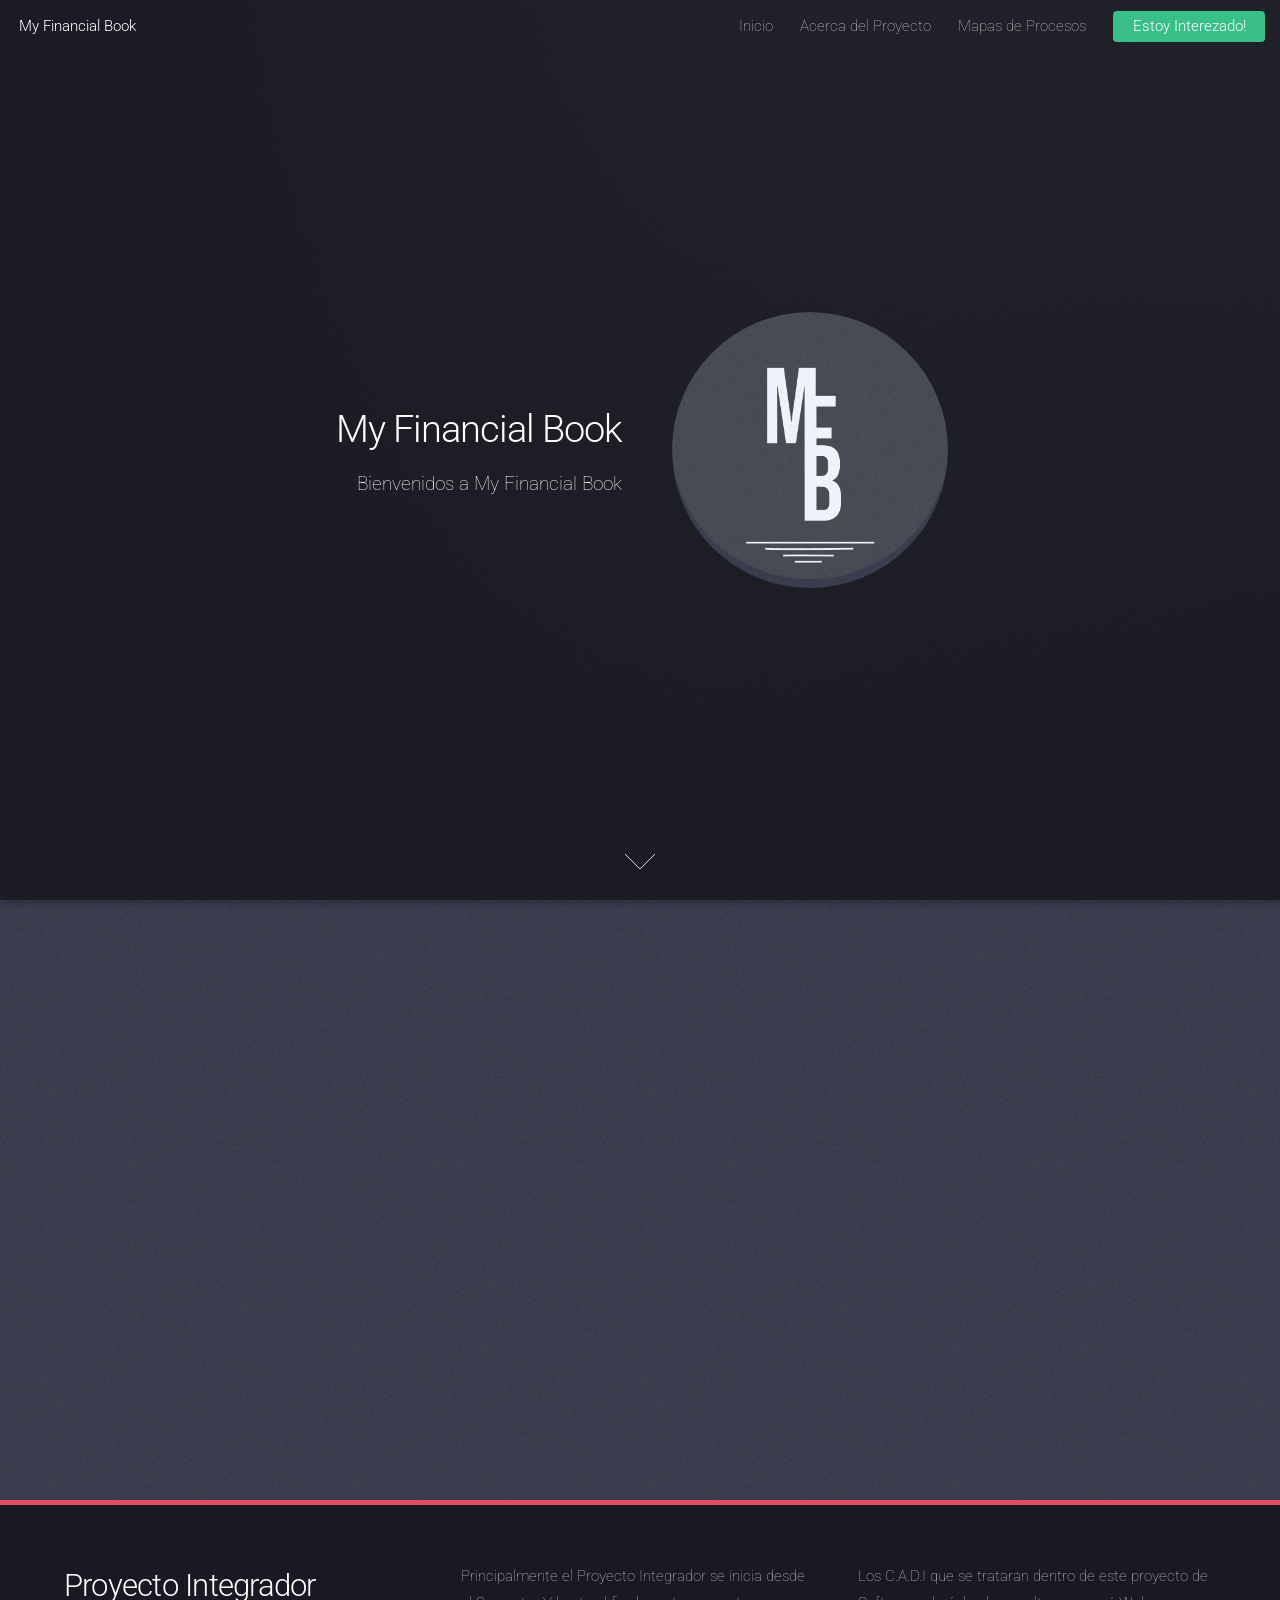
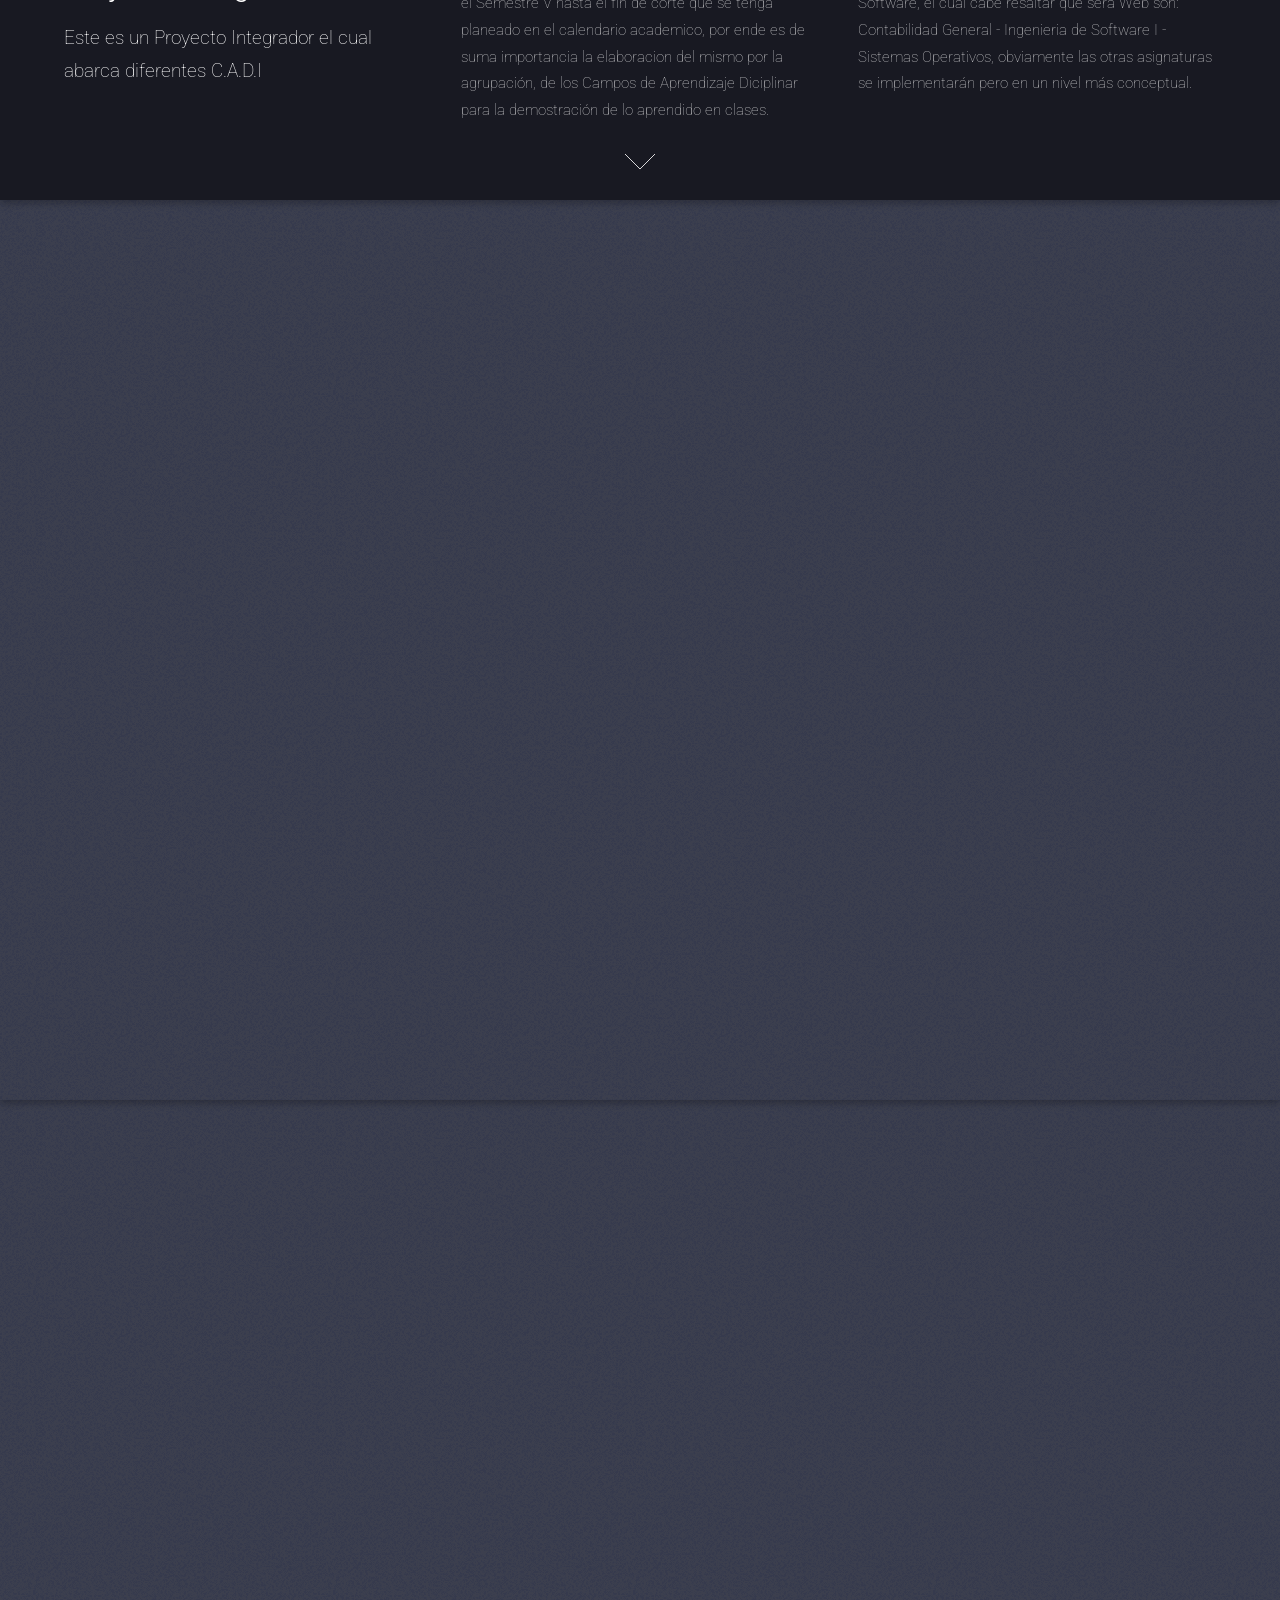
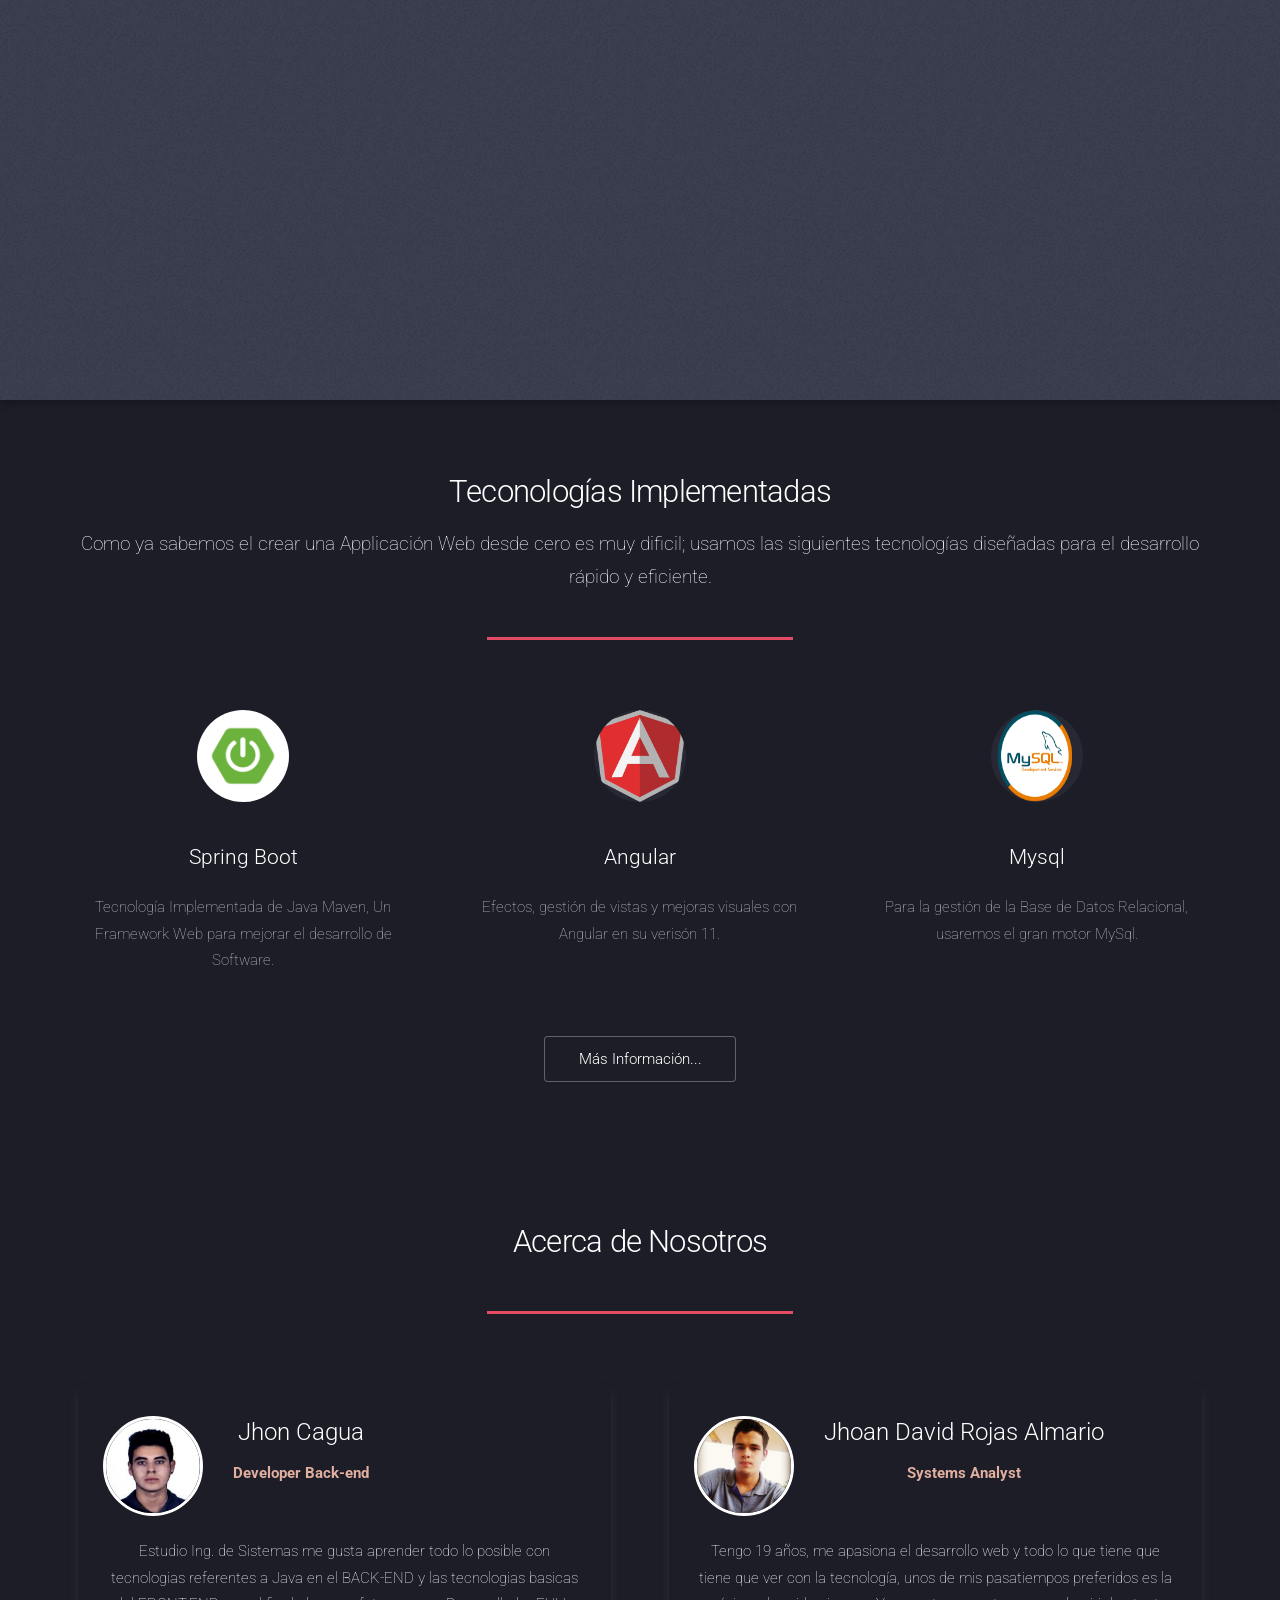
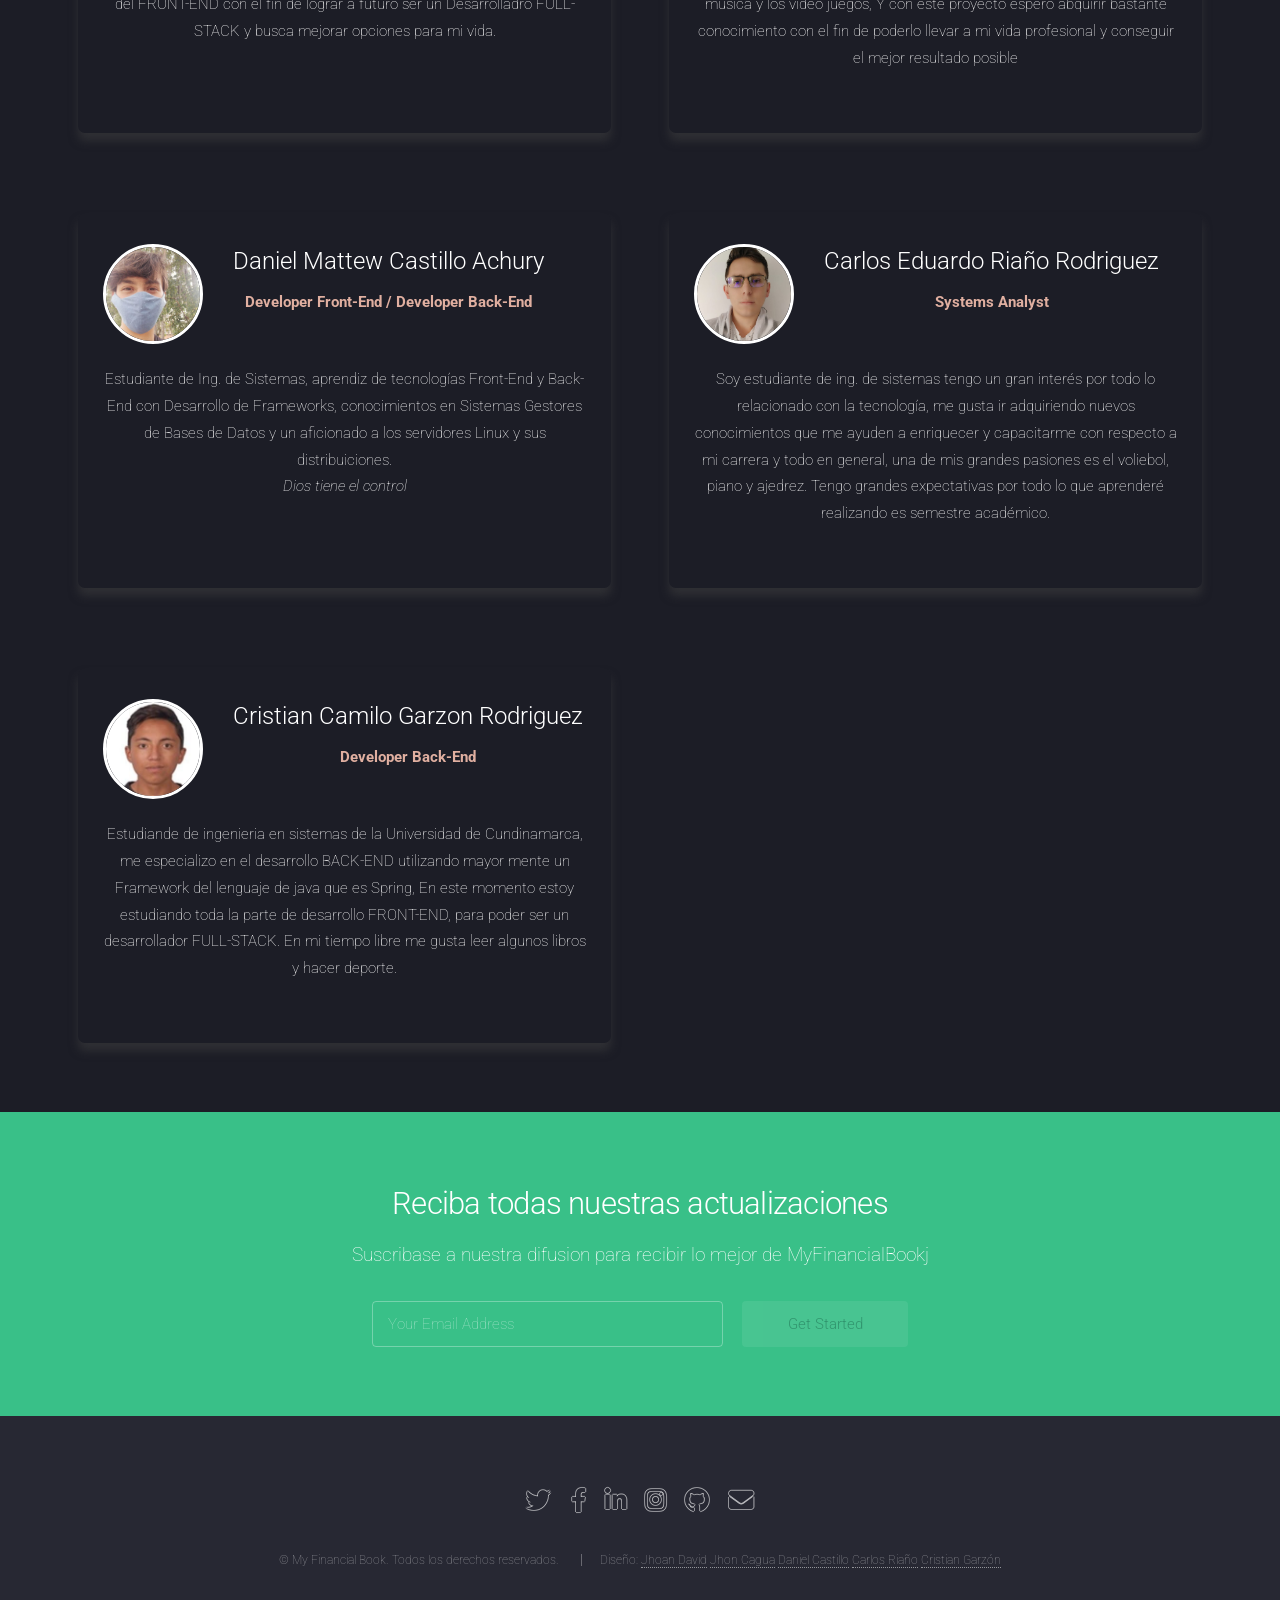
<file: index.html>
<!DOCTYPE HTML>
<!---->

<html>
	<head>
		<title>Proyecto Integrador - Semestre V</title>
		<meta charset="utf-8" />
		<meta name="viewport" content="width=device-width, initial-scale=1, user-scalable=no" />
		<link rel="stylesheet" href="assets/css/main.css" />
		<link rel="stylesheet" href="assets/css/acercaNosotros.css">
		<noscript><link rel="stylesheet" href="assets/css/noscript.css" /></noscript>
	</head>
	<body class="is-preload landing">
		<div id="page-wrapper">

			<!-- Cabecera -->
				<header id="header">
					<h1 id="logo"><a href="index.html">My Financial Book</a></h1>
					<nav id="nav">
						<ul>
							<li><a href="index.html">Inicio</a></li>
							<li>
								<a href="#">Acerca del Proyecto</a>
								<ul>
									<li><a href="left-sidebar.html">Objetivos</a></li>
									<li><a href="right-sidebar.html">¿Como surgió el Proyecto?</a></li>
									<li><a href="no-sidebar.html">Aspectos Positivos</a></li>
									<li><a href="negativo-no-sidebar.html">Aspectos Negativos</a></li>
									<li><a href="producto-no-sidebar.html">Producto Final y/o Resultado</a></li>
									<li><a href="Cronograma-right-sidebar.html">Cronograma de Actividades</a></li>
									<li>
										<a href="#">Tecnicas 
											de Recolección de Datos</a>
										<ul>
											<li><a href="Entrevista-left-sidebar.html">Entrevista</a></li>
											<li><a href="Encuesta-left-sidebar.html">Encuesta</a></li>
											<li><a href="Observacion-left-sidebar.html">Observación</a></li>
											<li><a href="Diccionario-left-sidebar.html">Diccionario de Datos</a></li>
											<li><a href="Diagrama-left-sidebar.html">Diagrama de Flujo</a></li>
										</ul>
									</li>
								</ul>
							</li>
							<li><a href="elements.html">Mapas de Procesos</a></li>
							<li><a href="#Intermedio" class="button primary">Estoy Interezado!</a></li>
						</ul>
					</nav>
				</header>

			<!-- Banner -->
				<section id="banner">
					<div class="content">
						<header>
							<h2>My Financial Book</h2>
							<p>Bienvenidos a My Financial Book<br/></p>
						</header>
						<span class="image"><img src="images/logo.png" alt="" /></span>
					</div>
					<a href="#one" class="goto-next scrolly">Next</a>
				</section>

			<!-- One -->
				<section id="one" class="spotlight style1 bottom">
					<span class="image fit main"><img src="images/principal.jpg" alt="" /></span>
					<div class="content">
						<div class="container">
							<div class="row">
								<div class="col-4 col-12-medium">
									<header>
										<h2>Proyecto Integrador</h2>
										<p>Este es un Proyecto Integrador el cual abarca diferentes C.A.D.I</p>
									</header>
								</div>
								<div class="col-4 col-12-medium">
									<p>Principalmente el Proyecto Integrador se inicia desde el Semestre V 
										hasta el fin de corte que se tenga planeado en el calendario academico,
										por ende es de suma importancia la elaboracion del mismo por la agrupación,
										de los Campos de Aprendizaje Diciplinar para la demostración de lo aprendido
										en clases.
									</p>
								</div>
								<div class="col-4 col-12-medium">
									<p>Los C.A.D.I que se trataran dentro de este proyecto de Software, el cúal 
										cabe resaltar que será Web son: Contabilidad General - Ingenieria de Software I 
										- Sistemas Operativos, obviamente las otras asignaturas se implementarán pero 
										en un nivel más conceptual.
									</p>
								</div>
							</div>
						</div>
					</div>
					<a href="#two" class="goto-next scrolly">Next</a>
				</section>

			<!-- Two -->
				<section id="two" class="spotlight style2 right">
					<span class="image fit main"><img src="images/banner2.jpg" alt="" /></span>
					<div class="content">
						<header>
							<h2>Desarrollo</h2>
							<p>Mapa de Procesos - Metodología Alemán</p>
						</header>
						<p>El Modelo Alemán es el mejor para el proyecto porque apropia el orden y la 
							explicacion de cada una de sus partes agrupandolas por secciones.</p>
						<ul class="actions">
							<li><a href="elements.html" class="button">Seguir Leyendo</a></li>
						</ul>
					</div>
					<a href="#three" class="goto-next scrolly">Next</a>
				</section>

			<!-- Three -->
				<section id="three" class="spotlight style3 left">
					<span class="image fit main bottom"><img src="images/foto3.jpg" alt="" /></span>
					<div class="content">
						<header>
							<h2>Objetivos del Proyecto</h2>
							<p>Objetivos Generales y Especificos</p>
						</header>
						<p>Objetivos claricados acerca del proyecto y con sus especificaciones</p>
						<ul class="actions">
							<li><a href="left-sidebar.html" class="button">Seguir Leyendo</a></li>
						</ul>
					</div>
					<a href="#four" class="goto-next scrolly">Next</a>
				</section>

			<!-- Four -->
				<section id="four" class="wrapper style1 special fade-up">
					<div class="container">
						<header class="major">
							<h2>Teconologías Implementadas </h2>
							<p>Como ya sabemos el crear una Applicación Web desde cero es muy dificil; usamos 
								las siguientes tecnologías diseñadas para el desarrollo rápido y eficiente.
							</p>
						</header>
						<div class="box alt">
							<div class="row gtr-uniform">
								<section class="col-4 col-6-medium col-12-xsmall">
									<img src="images/spring-boot.png" class="icon solid alt major fa-chart-area"></img>
									<h3>Spring Boot </h3>
									<p>Tecnología Implementada de Java Maven, Un Framework Web para mejorar el desarrollo de Software.</p>
								</section>
								<section class="col-4 col-6-medium col-12-xsmall">
									<img src="images/angular.png"  class="icon solid alt major fa-comment"></img>
									<h3>Angular</h3>
									<p>Efectos, gestión de vistas y mejoras visuales con Angular en su verisón 11.</p>
								</section>
								<section class="col-4 col-6-medium col-12-xsmall">
									<img src="images/mysql.png" class="icon solid alt major fa-flask"></img>
									<h3>Mysql</h3>
									<p>Para la gestión de la Base de Datos Relacional, usaremos el gran motor MySql.</p>
								</section>
								
							</div>
						</div>
						<footer class="major">
							<ul class="actions special">
								<li><a href="https://spring.io/" class="button">Más Información...</a></li>
							</ul>
						</footer>
					</div>
				</section>

				<!-- Intermidian -> (About) -->
				<section id="Intermedio" class="wrapper style1 special fade-up">
					<div class="container">
						<header class="major">
							<h2>Acerca de Nosotros</h2>
						</header>
						<div class="box alt">
							<div class="row gtr-uniform">
								<div class="testimony__grid">
									<article class="testimony__item">
										<div class="testimony__person">
											<img src="images/sebas_3.jpg" class="testimony__img" alt="">
											<div class="testimony__texts">
												<h3 class="testimony__name">Jhon Cagua</h3>
												<p class="testimony__verification">Developer Back-end</p>
											</div>
										</div>
										<p class="testimony__reviw">Estudio Ing. de Sistemas me gusta aprender todo lo posible con tecnologias
											referentes a Java en el BACK-END y las tecnologias basicas del FRONT-END con el fin de lograr
											a futuro ser un Desarrolladro FULL-STACK y busca mejorar opciones para mi vida.
										</p>
									</article>
									<article class="testimony__item">
										<div class="testimony__person">
											<img src="images/johan.jpeg" class="testimony__img" alt="">
											<div class="testimony__texts">
												<h3 class="testimony__name">Jhoan David Rojas Almario</h3>
												<p class="testimony__verification">Systems Analyst</p>
											</div>
										</div>
										<p class="testimony__reviw"> 
											Tengo 19 años, me apasiona el desarrollo web y todo lo que tiene que tiene que ver con la tecnología,
											unos de mis pasatiempos preferidos es la música y los video juegos, Y con este proyecto 
											espero abquirir bastante conocimiento con el fin de poderlo llevar a mi vida profesional 
											y conseguir el mejor resultado posible</p>
									</article>
									<article class="testimony__item">
										<div class="testimony__person">
											<img src="images/DanielCas.jpg" class="testimony__img" alt="">
											<div class="testimony__texts">
												<h3 class="testimony__name">Daniel Mattew Castillo Achury</h3>
												<p class="testimony__verification">Developer Front-End / Developer Back-End</p>
											</div>
										</div>
										<p class="testimony__reviw"> 
											Estudiante de Ing. de Sistemas, aprendiz de tecnologías Front-End y Back-End
										con Desarrollo de Frameworks, conocimientos en Sistemas Gestores de Bases de Datos y un 
									aficionado a los servidores Linux y sus distribuiciones. <br> <i>Dios tiene el control</i> </p>
									</article>
									<article class="testimony__item">
										<div class="testimony__person">
											<img src="images/eduardo.jpeg" class="testimony__img" alt="">
											<div class="testimony__texts">
												<h3 class="testimony__name">Carlos Eduardo Riaño Rodriguez</h3>
												<p class="testimony__verification">Systems Analyst</p>
											</div>
										</div>
										<p class="testimony__reviw"> 
											Soy estudiante de ing. de sistemas tengo un gran interés por todo lo relacionado con la tecnología, me gusta ir adquiriendo nuevos conocimientos que me ayuden a enriquecer y capacitarme con respecto a mi carrera y todo en general, una de mis grandes pasiones es el voliebol, piano y ajedrez. Tengo grandes expectativas por todo lo que aprenderé realizando es semestre académico.</p>
									</article>
									<article class="testimony__item">
										<div class="testimony__person">
											<img src="images/cristian.jpg" class="testimony__img" alt="">
											<div class="testimony__texts">
												<h3 class="testimony__name">Cristian Camilo Garzon Rodriguez</h3>
												<p class="testimony__verification">Developer Back-End</p>
											</div>
										</div>
										<p class="testimony__reviw"> 
											Estudiande de ingenieria en sistemas de la Universidad de Cundinamarca, me especializo en el desarrollo BACK-END utilizando mayor mente un Framework del lenguaje de java que es Spring, En este momento estoy estudiando toda la parte de desarrollo FRONT-END, para poder ser un desarrollador FULL-STACK. En mi tiempo libre me gusta leer algunos libros y hacer deporte.</p>
									</article>
								</div>
							</div>
						</div>
					</div>
				</section>

			<!-- Five  -->
				<section id="five" class="wrapper style2 special fade">
					<div class="container">
						<header class="negro">
							<h2 class="negro">Reciba todas nuestras actualizaciones</h2>
							<p class="negro">Suscribase a nuestra difusion para recibir lo mejor de MyFinancialBookj</p>
						</header>
						<form method="post" action="#" class="cta">
							<div class="row gtr-uniform gtr-50">
								<div class="col-8 col-12-xsmall"><input type="email" name="email" id="email" placeholder="Your Email Address" /></div>
								<div class="col-4 col-12-xsmall"><input type="submit" value="Get Started" class="fit primary" disabled /></div>
							</div>
						</form>
					</div>
				</section>

			<!-- Footer -->
				<footer id="footer">
					<ul class="icons">
						<li><a href="#" class="icon brands alt fa-twitter"><span class="label">Twitter</span></a></li>
						<li><a href="https://www.facebook.com/Dani22p3" class="icon brands alt fa-facebook-f"><span class="label">Facebook</span></a></li>
						<li><a href="https://www.linkedin.com/in/jhon-sebastian-cagua-59160a207/" class="icon brands alt fa-linkedin-in"><span class="label">LinkedIn</span></a></li>
						<li><a href="https://www.instagram.com/cristiangarzon250/?hl=es-la" class="icon brands alt fa-instagram"><span class="label">Instagram</span></a></li>
						<li><a href="https://github.com/Daniel-Cas/WebPage" class="icon brands alt fa-github"><span class="label">GitHub</span></a></li>
						<li><a href="#" class="icon solid alt fa-envelope"><span class="label">Email</span></a></li>
					</ul>
					<ul class="copyright">
						<li>&copy; My Financial Book. Todos los derechos reservados.</li>
						<li>Diseño: <a href="">Jhoan David</a>
							<a href="">Jhon Cagua</a>
							<a href="">Daniel Castillo</a>
							<a href="">Carlos Riaño</a>
							<a href="">Cristian Garzón</a>
						</li>
					</ul>
				</footer>

		</div>

		<!-- Scripts -->
			<script src="assets/js/jquery.min.js"></script>
			<script src="assets/js/jquery.scrolly.min.js"></script>
			<script src="assets/js/jquery.dropotron.min.js"></script>
			<script src="assets/js/jquery.scrollex.min.js"></script>
			<script src="assets/js/browser.min.js"></script>
			<script src="assets/js/breakpoints.min.js"></script>
			<script src="assets/js/util.js"></script>
			<script src="assets/js/main.js"></script>

	</body>
</html>
</file>
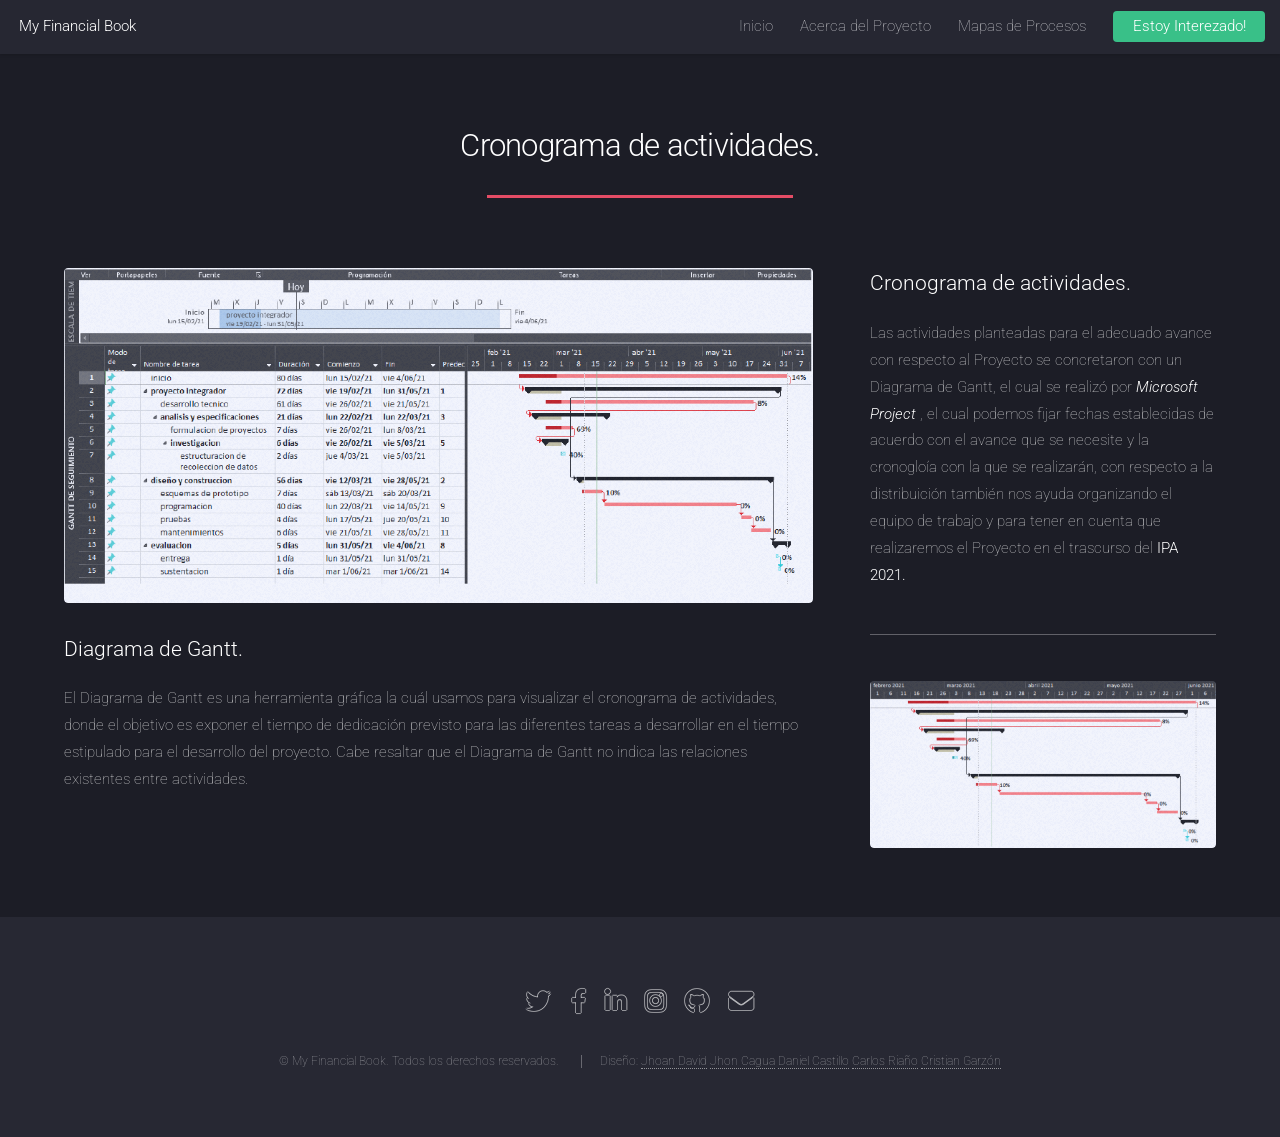
<file: Cronograma-right-sidebar.html>
<!DOCTYPE HTML>
<!--
	Landed by HTML5 UP
	html5up.net | @ajlkn
	Free for personal and commercial use under the CCA 3.0 license (html5up.net/license)
-->
<html>
	<head>
		<title>¿Cómo surgió el Proyecto?</title>
		<meta charset="utf-8" />
		<meta name="viewport" content="width=device-width, initial-scale=1, user-scalable=no" />
		<link rel="stylesheet" href="assets/css/main.css" />
		<noscript><link rel="stylesheet" href="assets/css/noscript.css" /></noscript>
	</head>
	<body class="is-preload">
		<div id="page-wrapper">

			<!-- Cabecera -->
			<header id="header">
				<h1 id="logo"><a href="index.html">My Financial Book</a></h1>
				<nav id="nav">
					<ul>
						<li><a href="index.html">Inicio</a></li>
						<li>
							<a href="#">Acerca del Proyecto</a>
							<ul>
								<li><a href="left-sidebar.html">Objetivos</a></li>
								<li><a href="right-sidebar.html">¿Como surgió el Proyecto?</a></li>
								<li><a href="no-sidebar.html">Aspectos Positivos</a></li>
								<li><a href="negativo-no-sidebar.html">Aspectos Negativos</a></li>
								<li><a href="producto-no-sidebar.html">Producto Final y/o Resultado</a></li>
								<li><a href="Cronograma-right-sidebar.html">Cronograma de Actividades</a></li>
								<li>
									<a href="#">Tecnicas 
										de Recolección de Datos</a>
									<ul>
										<li><a href="Entrevista-left-sidebar.html">Entrevista</a></li>
										<li><a href="Encuesta-left-sidebar.html">Encuesta</a></li>
										<li><a href="Observacion-left-sidebar.html">Observación</a></li>
										<li><a href="Diccionario-left-sidebar.html">Diccionario de Datos</a></li>
										<li><a href="Diagrama-left-sidebar.html">Diagrama de Flujo</a></li>
									</ul>
								</li>
							</ul>
						</li>
						<li><a href="elements.html">Mapas de Procesos</a></li>
						<li><a href="#Intermedio" class="button primary">Estoy Interezado!</a></li>
					</ul>
				</nav>
			</header>

			<!-- Main -->
				<div id="main" class="wrapper style1">
					<div class="container">
						<header class="major">
							<h2>Cronograma de actividades.</h2>
							
							<p></p>
						</header>
						<div class="row gtr-150">
							<div class="col-8 col-12-medium">

								<!-- Content -->
									<section id="content">
										<a href="#" class="image fit"><img src="images/cronograma.png" alt="" /></a>
										<h3>Diagrama de Gantt.</h3>
										<p>El Diagrama de Gantt es una herramienta gráfica la cuál usamos para visualizar 
											el cronograma de actividades, donde el objetivo es exponer el tiempo de dedicación
											previsto para las diferentes tareas a desarrollar en el tiempo estipulado para el desarrollo del proyecto. 
											Cabe resaltar que el Diagrama de Gantt no indica las relaciones existentes entre actividades.
											</p>																																									
									</section>

							</div>
							<div class="col-4 col-12-medium">

								<!-- Sidebar -->
									<section id="sidebar">
										<section>
											<h3>Cronograma de actividades.</h3>
											<p> Las actividades planteadas para el adecuado avance con respecto al Proyecto se concretaron
												con un Diagrama de Gantt, el cual se realizó por <strong> <i>Microsoft Project</i> </strong>
												, el cual podemos fijar fechas establecidas de acuerdo con el avance que se necesite y la cronogloía con la que se realizarán,
												con respecto a la distribuición también nos ayuda organizando el equipo de trabajo y para tener en cuenta que
												realizaremos el Proyecto en el trascurso del <strong>IPA 2021.</strong>
												</p>
											<footer>
												
											</footer>
										</section>
										<hr />
										<section>
											<a href="#" class="image fit"><img src="images/cronograma1.png" alt="" /></a>
											
										</section>
									</section>

							</div>
						</div>
					</div>
				</div>

				<!-- Footer -->
				<footer id="footer">
					<ul class="icons">
						<li><a href="#" class="icon brands alt fa-twitter"><span class="label">Twitter</span></a></li>
						<li><a href="#" class="icon brands alt fa-facebook-f"><span class="label">Facebook</span></a></li>
						<li><a href="#" class="icon brands alt fa-linkedin-in"><span class="label">LinkedIn</span></a></li>
						<li><a href="#" class="icon brands alt fa-instagram"><span class="label">Instagram</span></a></li>
						<li><a href="#" class="icon brands alt fa-github"><span class="label">GitHub</span></a></li>
						<li><a href="#" class="icon solid alt fa-envelope"><span class="label">Email</span></a></li>
					</ul>
					<ul class="copyright">
						<li>&copy; My Financial Book. Todos los derechos reservados.</li>
						<li>Diseño: <a href="">Jhoan David</a>
							<a href="">Jhon Cagua</a>
							<a href="">Daniel Castillo</a>
							<a href="">Carlos Riaño</a>
							<a href="">Cristian Garzón</a>
						</li>
					</ul>
				</footer>
		</div>

		<!-- Scripts -->
			<script src="assets/js/jquery.min.js"></script>
			<script src="assets/js/jquery.scrolly.min.js"></script>
			<script src="assets/js/jquery.dropotron.min.js"></script>
			<script src="assets/js/jquery.scrollex.min.js"></script>
			<script src="assets/js/browser.min.js"></script>
			<script src="assets/js/breakpoints.min.js"></script>
			<script src="assets/js/util.js"></script>
			<script src="assets/js/main.js"></script>

	</body>
</html>
</file>
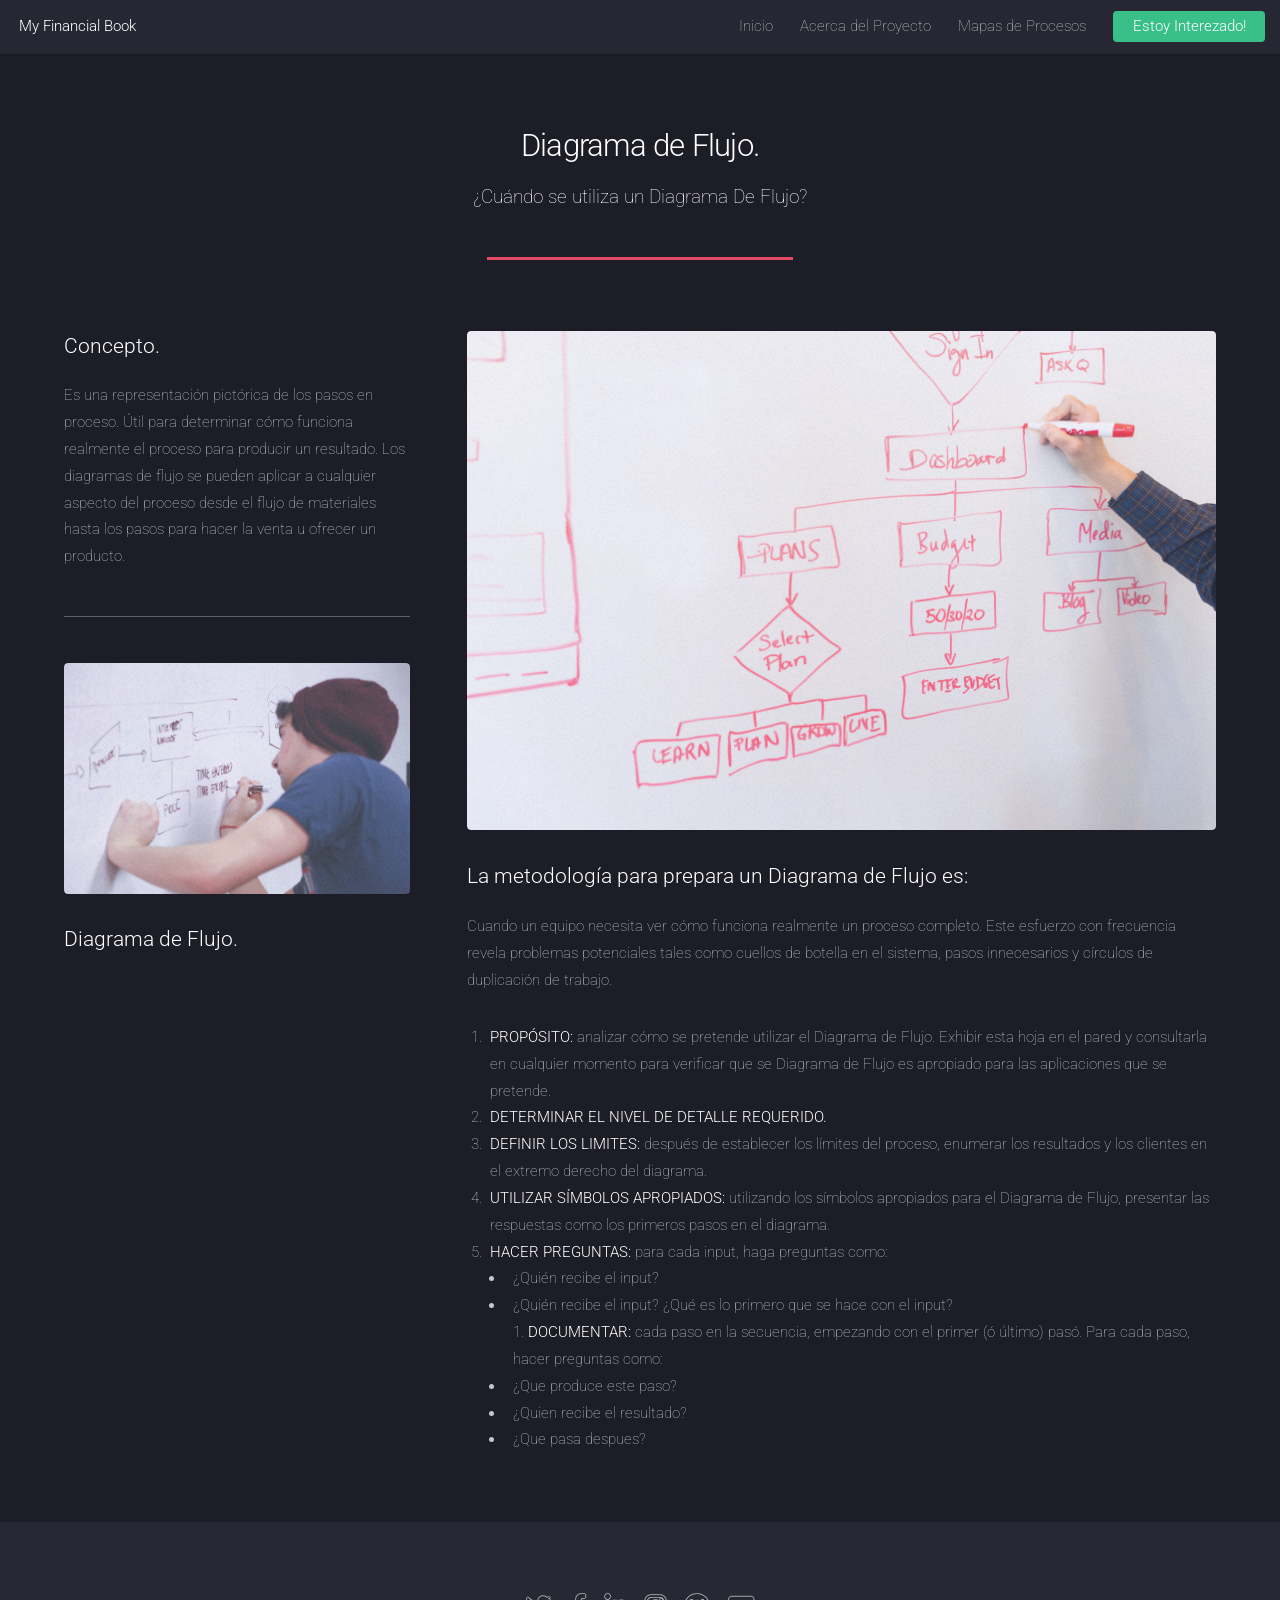
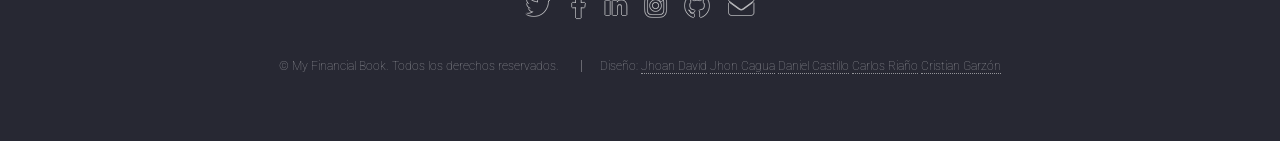
<file: Diagrama-left-sidebar.html>
<!DOCTYPE HTML>

<html>

<head>
	<title>Tecnicas de Recoleccion de Datos - Diagrama de Flujo</title>
	<meta charset="utf-8" />
	<meta name="viewport" content="width=device-width, initial-scale=1, user-scalable=no" />
	<link rel="stylesheet" href="assets/css/main.css" />
	<noscript>
		<link rel="stylesheet" href="assets/css/noscript.css" />
	</noscript>
</head>

<body class="is-preload">
	<div id="page-wrapper">

		<!-- Cabecera -->
		<header id="header">
			<h1 id="logo"><a href="index.html">My Financial Book</a></h1>
			<nav id="nav">
				<ul>
					<li><a href="index.html">Inicio</a></li>
					<li>
						<a href="#">Acerca del Proyecto</a>
						<ul>
							<li><a href="left-sidebar.html">Objetivos</a></li>
							<li><a href="right-sidebar.html">¿Como surgió el Proyecto?</a></li>
							<li><a href="no-sidebar.html">Aspectos Positivos</a></li>
							<li><a href="negativo-no-sidebar.html">Aspectos Negativos</a></li>
							<li><a href="producto-no-sidebar.html">Producto Final y/o Resultado</a></li>
							<li><a href="Cronograma-right-sidebar.html">Cronograma de Actividades</a></li>
							<li>
								<a href="#">Tecnicas 
									de Recolección de Datos</a>
								<ul>
									<li><a href="Entrevista-left-sidebar.html">Entrevista</a></li>
									<li><a href="Encuesta-left-sidebar.html">Encuesta</a></li>
									<li><a href="Observacion-left-sidebar.html">Observación</a></li>
									<li><a href="Diccionario-left-sidebar.html">Diccionario de Datos</a></li>
									<li><a href="Diagrama-left-sidebar.html">Diagrama de Flujo</a></li>
								</ul>
							</li>
						</ul>
					</li>
					<li><a href="elements.html">Mapas de Procesos</a></li>
					<li><a href="#Intermedio" class="button primary">Estoy Interezado!</a></li>
				</ul>
			</nav>
		</header>



		<!-- Main -->
		<div id="main" class="wrapper style1">
			<div class="container">
				<header class="major">
					<h2>Diagrama de Flujo.</h2>
					<p>¿Cuándo se utiliza un Diagrama De Flujo?
					</p>
				</header>
				<div class="row gtr-150">
					<div class="col-4 col-12-medium">

						<!-- Sidebar -->
						<section id="sidebar">
							<section>
								<h3>Concepto. </h3>
								<p>Es una representación pictórica de los pasos en proceso. Útil para determinar
									cómo funciona realmente el proceso para producir un resultado. Los diagramas de
									flujo se pueden aplicar a cualquier aspecto del proceso desde el flujo de
									materiales hasta los pasos para hacer la venta u ofrecer un producto.
									
								</p>
								<footer>

								</footer>
							</section>
							<hr />
							<section>
								<a href="#" class="image fit"><img src="images/diagrama.jpg" alt="" /></a>
								<h3>Diagrama de Flujo.</h3>
								<footer>

								</footer>
							</section>
						</section>

					</div>
					<div class="col-8 col-12-medium imp-medium">

						<!-- Content -->
						<section id="content">
							<a href="#" class="image fit"><img src="images/diagrama1.jpg" alt="" /></a>
							<h3>La metodología para prepara un Diagrama de Flujo es:
							</h3>

							<p>Cuando un equipo necesita ver cómo funciona realmente un proceso completo.
								Este esfuerzo con frecuencia revela problemas potenciales tales como cuellos de
								botella en el sistema, pasos innecesarios y círculos de duplicación de trabajo.
								</p>
							<ol>
								<li> <strong> PROPÓSITO:</strong> analizar cómo se pretende utilizar el Diagrama de Flujo.
									Exhibir esta hoja en el pared y consultarla en cualquier momento para
									verificar que se Diagrama de Flujo es apropiado para las aplicaciones que
									se pretende.
									</li>
								<li> <strong>  DETERMINAR EL NIVEL DE DETALLE REQUERIDO.</strong>
									</li>
								<li> <strong> DEFINIR LOS LIMITES: </strong> después de establecer los límites del proceso,
									enumerar los resultados y los clientes en el extremo derecho del diagrama.
									</li>
								<li> <strong>UTILIZAR SÍMBOLOS APROPIADOS: </strong>utilizando los símbolos apropiados
									para el Diagrama de Flujo, presentar las respuestas como los primeros
									pasos en el diagrama.
									</li>
									<li>
										<strong>HACER PREGUNTAS:</strong> para cada input, haga preguntas como:
										<ul>
											<li>
												¿Quién recibe el input?
											</li>
											<li>¿Quién recibe el input?
												¿Qué es lo primero que se hace con el input?
												<br> 1. <strong> DOCUMENTAR:</strong> cada paso en la secuencia, empezando con el
												primer (ó último) pasó. Para cada paso, hacer preguntas como:
												</li>
												<li>¿Que produce este paso?</li>
												<li>¿Quien recibe el resultado?</li>
												<li>¿Que pasa despues?</li>
										</ul>
									</li>
							</ol>
						</section>

					</div>
				</div>
			</div>
		</div>


		<!-- Footer -->
		<footer id="footer">
			<ul class="icons">
				<li>
					<a href="#" class="icon brands alt fa-twitter"><span class="label">Twitter</span></a>
				</li>
				<li>
					<a href="#" class="icon brands alt fa-facebook-f"><span class="label">Facebook</span></a>
				</li>
				<li>
					<a href="#" class="icon brands alt fa-linkedin-in"><span class="label">LinkedIn</span></a>
				</li>
				<li>
					<a href="#" class="icon brands alt fa-instagram"><span class="label">Instagram</span></a>
				</li>
				<li>
					<a href="#" class="icon brands alt fa-github"><span class="label">GitHub</span></a>
				</li>
				<li>
					<a href="#" class="icon solid alt fa-envelope"><span class="label">Email</span></a>
				</li>
			</ul>
			<ul class="copyright">
				<li>&copy; My Financial Book. Todos los derechos reservados.</li>
				<li>
					Diseño: <a href="">Jhoan David</a>
					<a href="">Jhon Cagua</a>
					<a href="">Daniel Castillo</a>
					<a href="">Carlos Riaño</a>
					<a href="">Cristian Garzón</a>
				</li>
			</ul>
		</footer>

	</div>

	<!-- Scripts -->
	<script src="assets/js/jquery.min.js"></script>
	<script src="assets/js/jquery.scrolly.min.js"></script>
	<script src="assets/js/jquery.dropotron.min.js"></script>
	<script src="assets/js/jquery.scrollex.min.js"></script>
	<script src="assets/js/browser.min.js"></script>
	<script src="assets/js/breakpoints.min.js"></script>
	<script src="assets/js/util.js"></script>
	<script src="assets/js/main.js"></script>

</body>

</html>
</file>
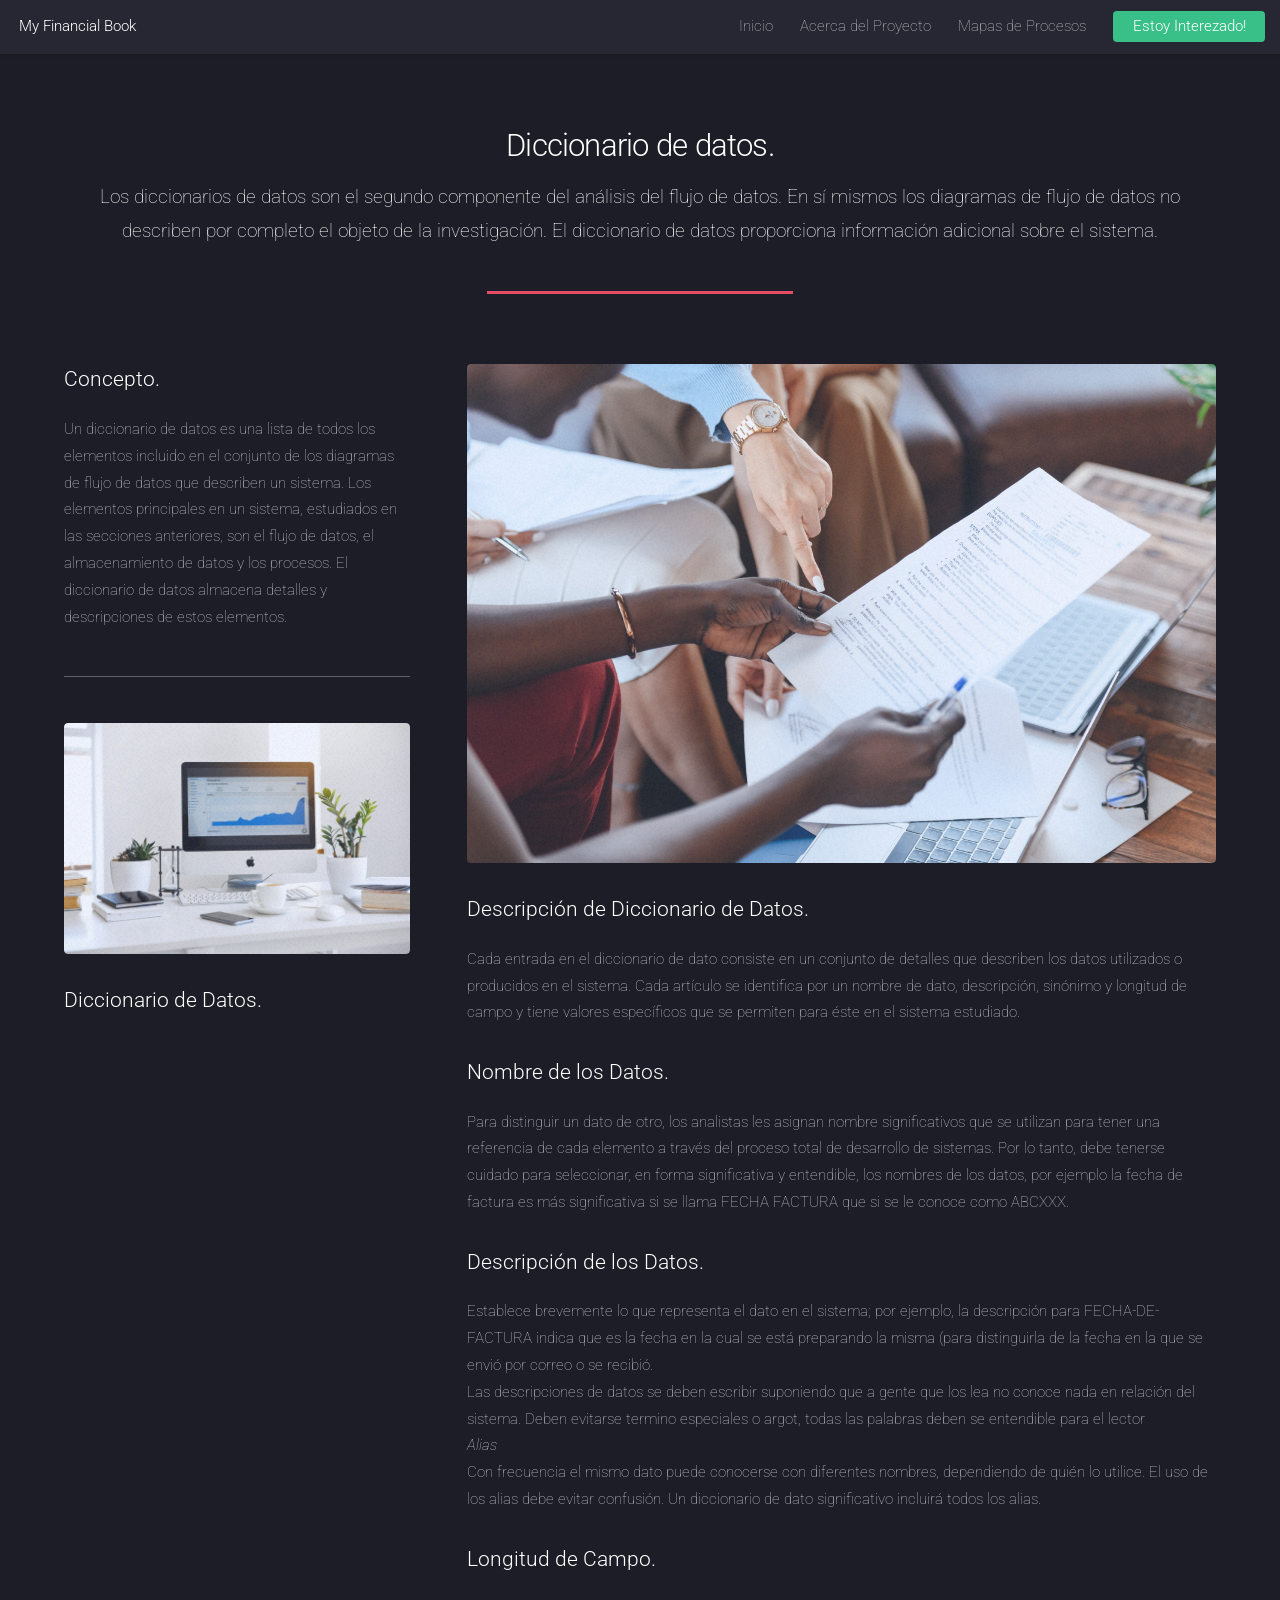
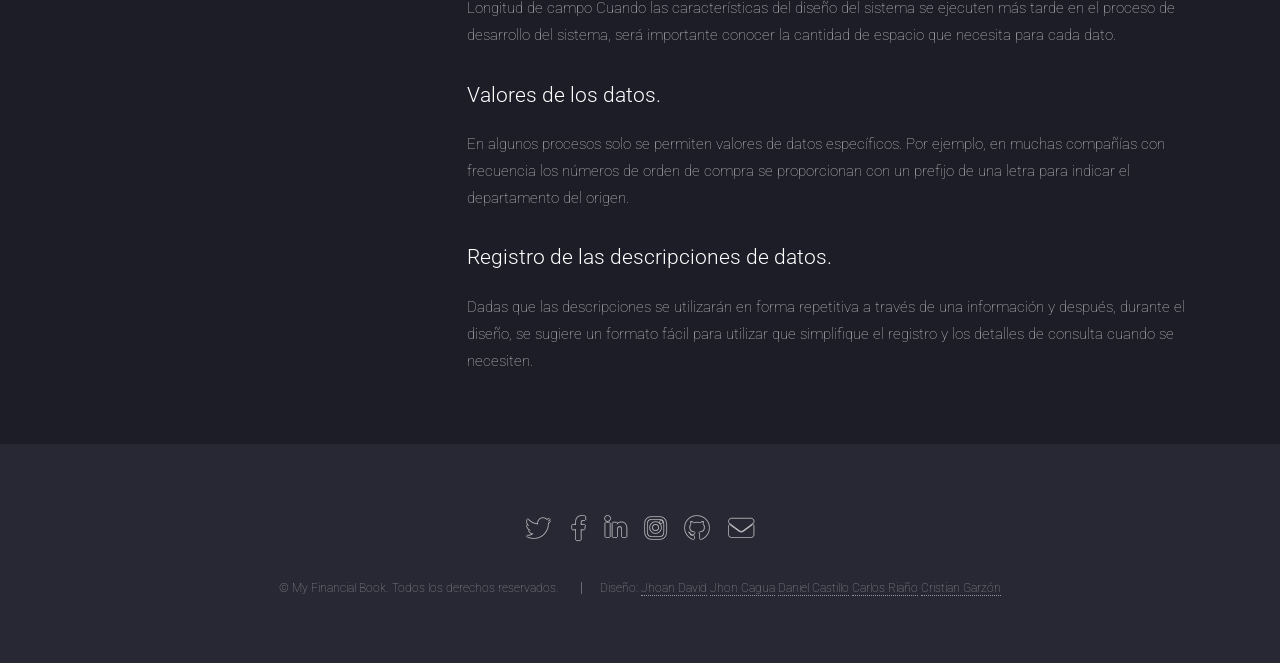
<file: Diccionario-left-sidebar.html>
<!DOCTYPE HTML>

<html>

<head>
	<title>Tecnicas de Recoleccion de Datos - Diccionario</title>
	<meta charset="utf-8" />
	<meta name="viewport" content="width=device-width, initial-scale=1, user-scalable=no" />
	<link rel="stylesheet" href="assets/css/main.css" />
	<noscript>
		<link rel="stylesheet" href="assets/css/noscript.css" />
	</noscript>
</head>

<body class="is-preload">
	<div id="page-wrapper">

		<!-- Cabecera -->
		<header id="header">
			<h1 id="logo"><a href="index.html">My Financial Book</a></h1>
			<nav id="nav">
				<ul>
					<li><a href="index.html">Inicio</a></li>
					<li>
						<a href="#">Acerca del Proyecto</a>
						<ul>
							<li><a href="left-sidebar.html">Objetivos</a></li>
							<li><a href="right-sidebar.html">¿Como surgió el Proyecto?</a></li>
							<li><a href="no-sidebar.html">Aspectos Positivos</a></li>
							<li><a href="negativo-no-sidebar.html">Aspectos Negativos</a></li>
							<li><a href="producto-no-sidebar.html">Producto Final y/o Resultado</a></li>
							<li><a href="Cronograma-right-sidebar.html">Cronograma de Actividades</a></li>
							<li>
								<a href="#">Tecnicas
									de Recolección de Datos</a>
								<ul>
									<li><a href="Entrevista-left-sidebar.html">Entrevista</a></li>
									<li><a href="Encuesta-left-sidebar.html">Encuesta</a></li>
									<li><a href="Observacion-left-sidebar.html">Observación</a></li>
									<li><a href="Diccionario-left-sidebar.html">Diccionario de Datos</a></li>
									<li><a href="Diagrama-left-sidebar.html">Diagrama de Flujo</a></li>
								</ul>
							</li>
						</ul>
					</li>
					<li><a href="elements.html">Mapas de Procesos</a></li>
					<li><a href="#Intermedio" class="button primary">Estoy Interezado!</a></li>
				</ul>
			</nav>
		</header>



		<!-- Main -->
		<div id="main" class="wrapper style1">
			<div class="container">
				<header class="major">
					<h2>Diccionario de datos. </h2>
					<p>Los diccionarios de datos son el segundo componente del análisis del flujo de
						datos. En sí mismos los diagramas de flujo de datos no describen por completo el
						objeto de la investigación. El diccionario de datos proporciona información
						adicional sobre el sistema.
					</p>
				</header>
				<div class="row gtr-150">
					<div class="col-4 col-12-medium">

						<!-- Sidebar -->
						<section id="sidebar">
							<section>
								<h3>Concepto. </h3>
								<p>Un diccionario de datos es una lista de todos los elementos incluido en el conjunto
									de los diagramas de flujo de datos que describen un sistema. Los elementos
									principales en un sistema, estudiados en las secciones anteriores, son el flujo de
									datos, el almacenamiento de datos y los procesos. El diccionario de datos
									almacena detalles y descripciones de estos elementos.

								</p>
								<footer>

								</footer>
							</section>
							<hr />
							<section>
								<a href="#" class="image fit"><img src="images/diccionario.jpg" alt="" /></a>
								<h3>Diccionario de Datos.</h3>
								<footer>

								</footer>
							</section>
						</section>

					</div>
					<div class="col-8 col-12-medium imp-medium">

						<!-- Content -->
						<section id="content">
							<a href="#" class="image fit"><img src="images/diccionario1.jpg" alt="" /></a>
							<h3>Descripción de Diccionario de Datos.</h3>
							<p>
								Cada entrada en el diccionario de dato consiste en un conjunto de detalles que
								describen los datos utilizados o producidos en el sistema. Cada artículo se
								identifica por un nombre de dato, descripción, sinónimo y longitud de campo y
								tiene valores específicos que se permiten para éste en el sistema estudiado.

							</p>

							<h3>Nombre de los Datos.</h3>
							<p>
								Para distinguir un dato de otro, los analistas les asignan nombre significativos que
								se utilizan para tener una referencia de cada elemento a través del proceso total
								de desarrollo de sistemas. Por lo tanto, debe tenerse cuidado para seleccionar, en
								forma significativa y entendible, los nombres de los datos, por ejemplo la fecha de
								factura es más significativa si se llama FECHA FACTURA que si se le conoce
								como ABCXXX.

							</p>

							<h3>Descripción de los Datos.</h3>
							<p>
								Establece brevemente lo que representa el dato en el sistema; por ejemplo, la
								descripción para FECHA-DE-FACTURA indica que es la fecha en la cual se está
								preparando la misma (para distinguirla de la fecha en la que se envió por correo o
								se recibió. <br>
								Las descripciones de datos se deben escribir suponiendo que a gente que los lea
								no conoce nada en relación del sistema. Deben evitarse termino especiales o
								argot, todas las palabras deben se entendible para el lector
								<br>
								<i>Alias</i>
								<br>
								Con frecuencia el mismo dato puede conocerse con diferentes nombres,
								dependiendo de quién lo utilice. El uso de los alias debe evitar confusión. Un
								diccionario de dato significativo incluirá todos los alias.

							</p>
							<h3>Longitud de Campo.</h3>
							<p>Longitud de campo
								Cuando las características del diseño del sistema se ejecuten más tarde en el
								proceso de desarrollo del sistema, será importante conocer la cantidad de espacio
								que necesita para cada dato.

							</p>
							<h3>
								Valores de los datos.
							</h3>
							<p>
								En algunos procesos solo se permiten valores de datos específicos. Por ejemplo,
								en muchas compañías con frecuencia los números de orden de compra se
								proporcionan con un prefijo de una letra para indicar el departamento del origen.

							</p>
							<h3> Registro de las descripciones de datos.</h3>
							<p>
								Dadas que las descripciones se utilizarán en forma repetitiva a través de una
								información y después, durante el diseño, se sugiere un formato fácil para utilizar
								que simplifique el registro y los detalles de consulta cuando se necesiten.

							</p>
						</section>

					</div>
				</div>
			</div>
		</div>


		<!-- Footer -->
		<footer id="footer">
			<ul class="icons">
				<li>
					<a href="#" class="icon brands alt fa-twitter"><span class="label">Twitter</span></a>
				</li>
				<li>
					<a href="#" class="icon brands alt fa-facebook-f"><span class="label">Facebook</span></a>
				</li>
				<li>
					<a href="#" class="icon brands alt fa-linkedin-in"><span class="label">LinkedIn</span></a>
				</li>
				<li>
					<a href="#" class="icon brands alt fa-instagram"><span class="label">Instagram</span></a>
				</li>
				<li>
					<a href="#" class="icon brands alt fa-github"><span class="label">GitHub</span></a>
				</li>
				<li>
					<a href="#" class="icon solid alt fa-envelope"><span class="label">Email</span></a>
				</li>
			</ul>
			<ul class="copyright">
				<li>&copy; My Financial Book. Todos los derechos reservados.</li>
				<li>
					Diseño: <a href="">Jhoan David</a>
					<a href="">Jhon Cagua</a>
					<a href="">Daniel Castillo</a>
					<a href="">Carlos Riaño</a>
					<a href="">Cristian Garzón</a>
				</li>
			</ul>
		</footer>

	</div>

	<!-- Scripts -->
	<script src="assets/js/jquery.min.js"></script>
	<script src="assets/js/jquery.scrolly.min.js"></script>
	<script src="assets/js/jquery.dropotron.min.js"></script>
	<script src="assets/js/jquery.scrollex.min.js"></script>
	<script src="assets/js/browser.min.js"></script>
	<script src="assets/js/breakpoints.min.js"></script>
	<script src="assets/js/util.js"></script>
	<script src="assets/js/main.js"></script>

</body>

</html>
</file>
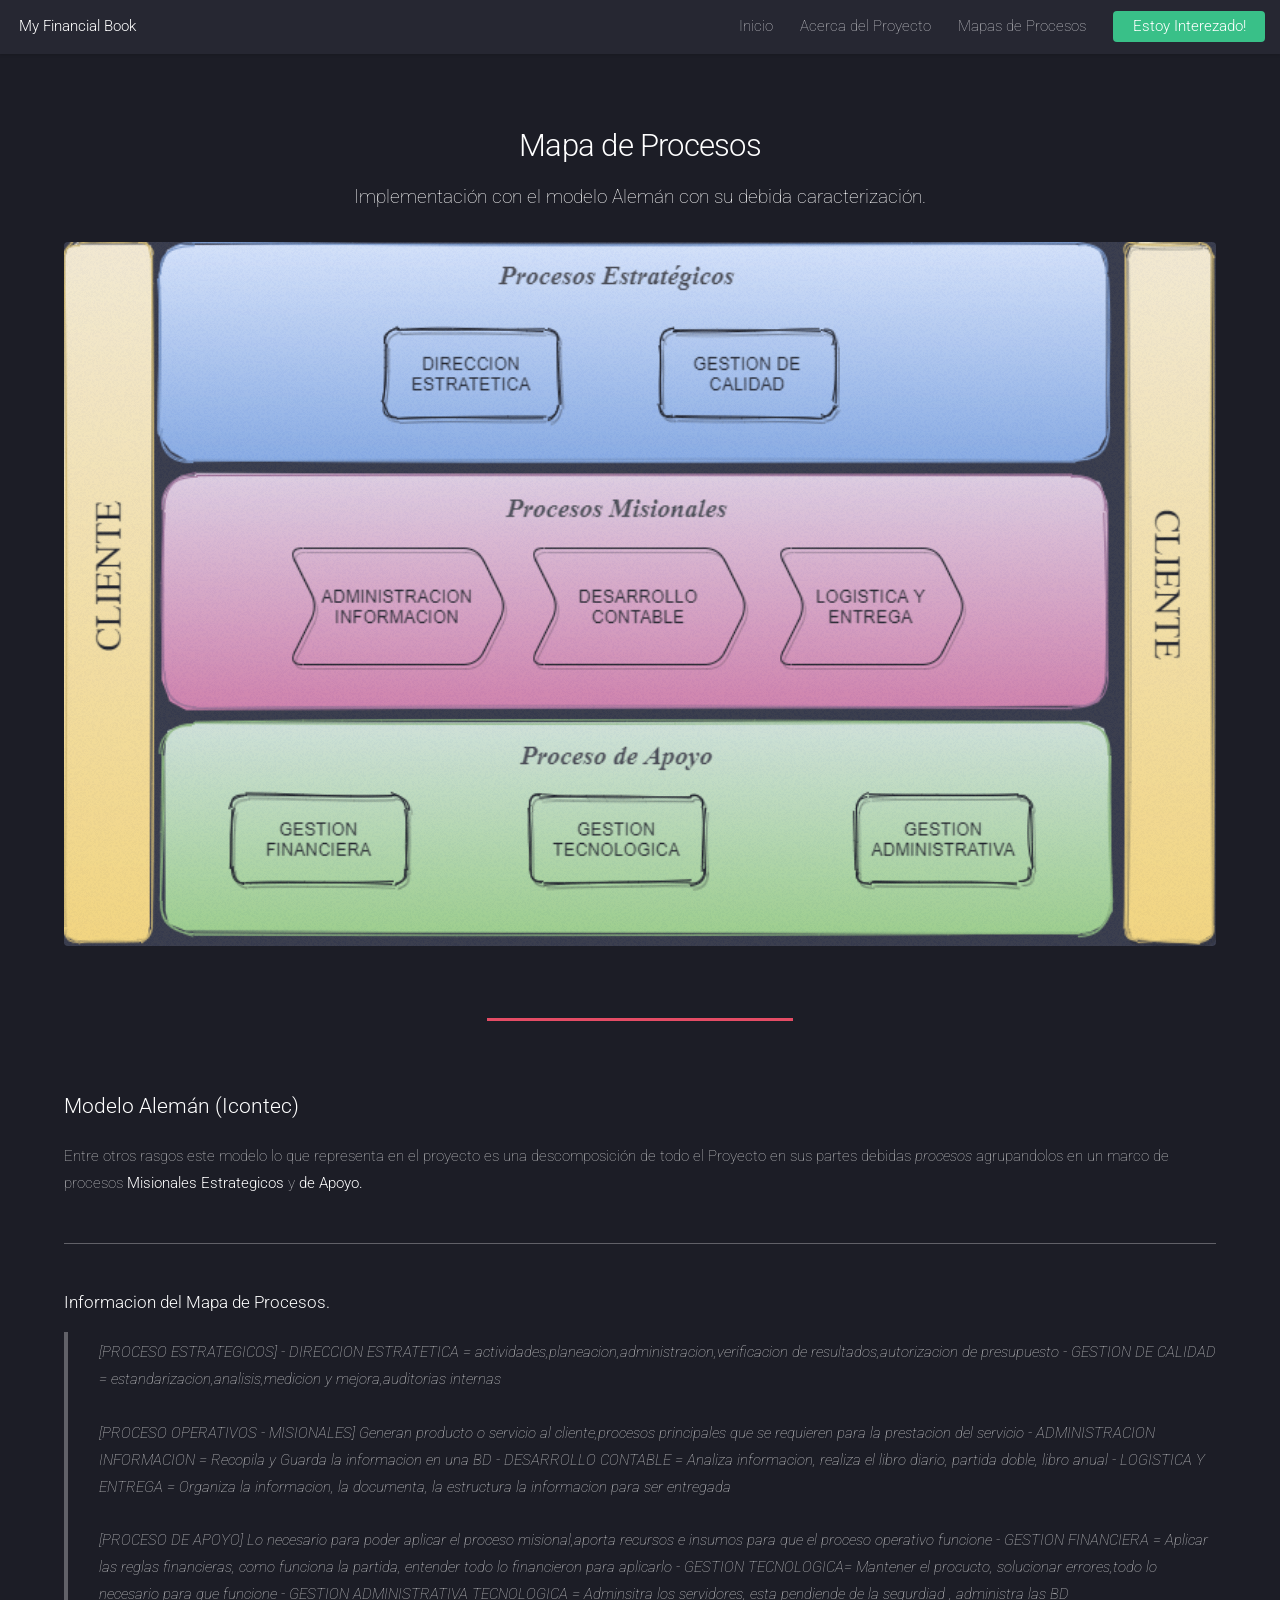
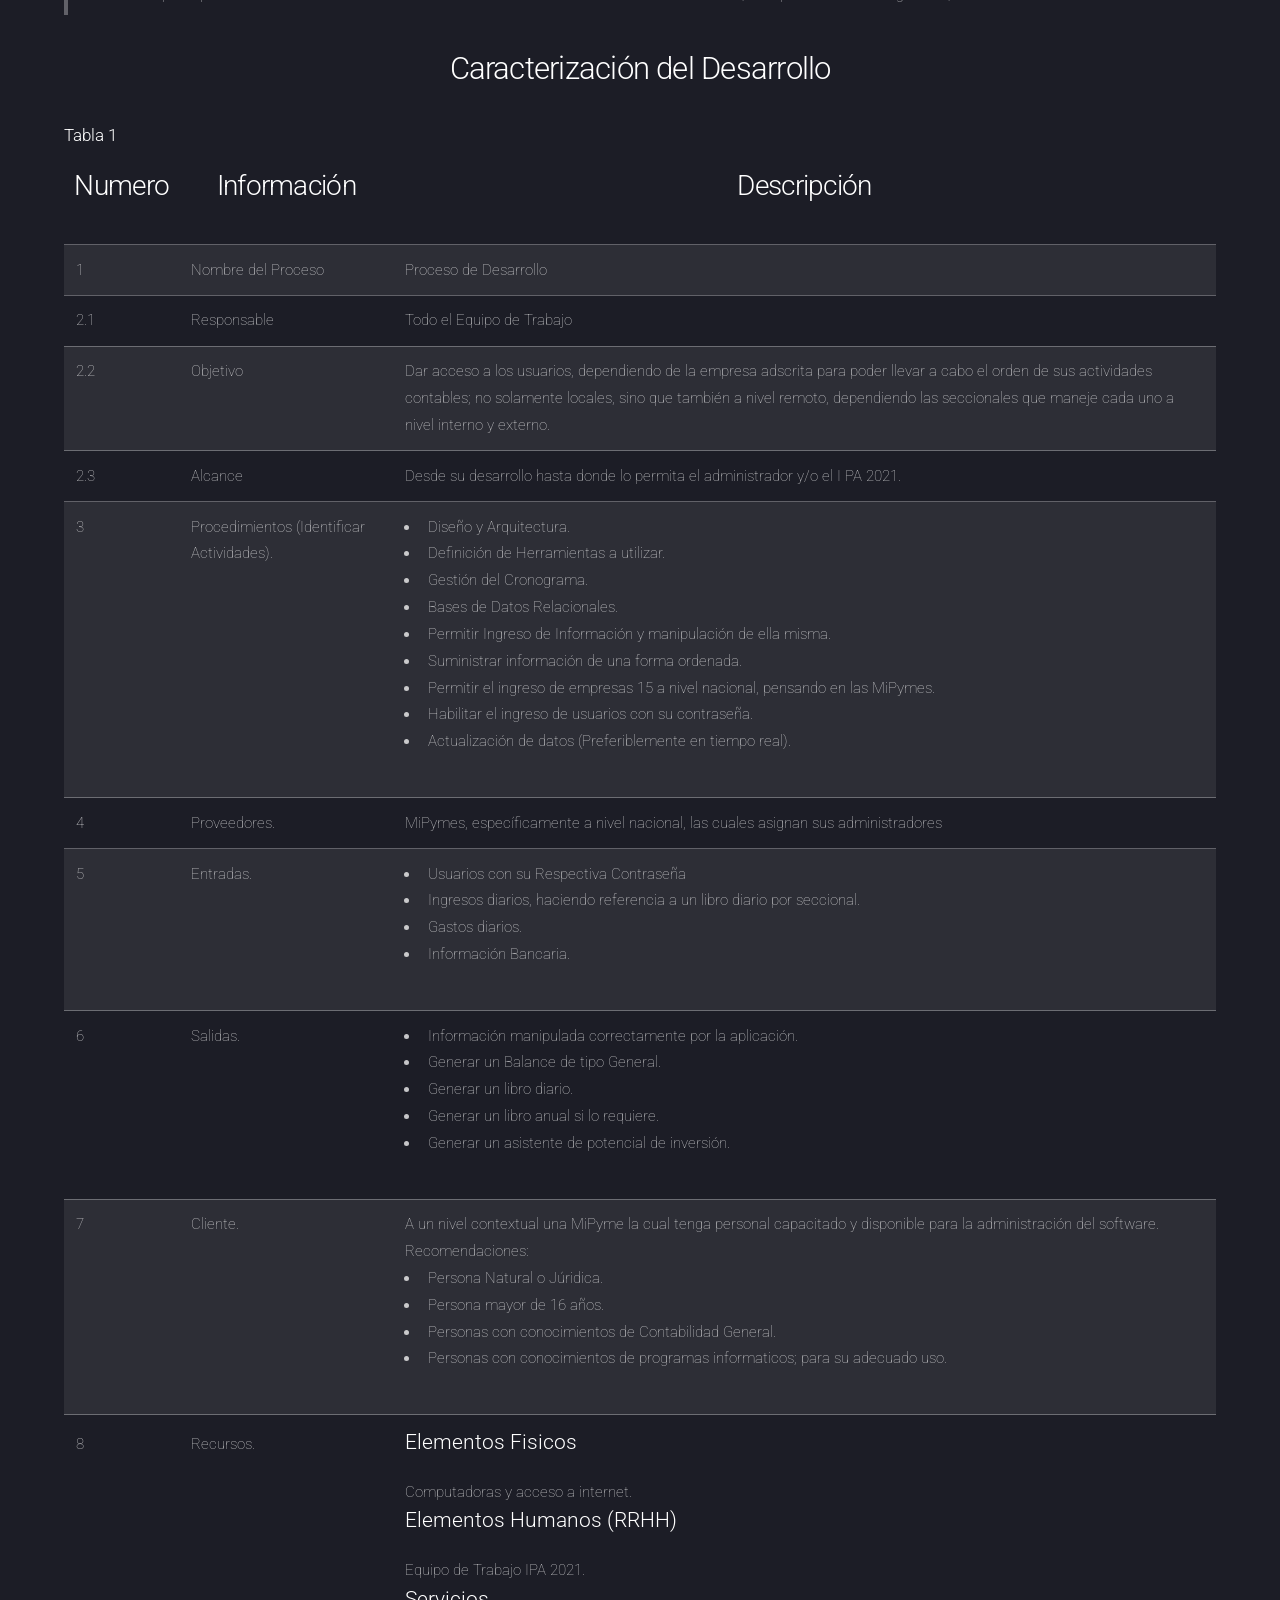
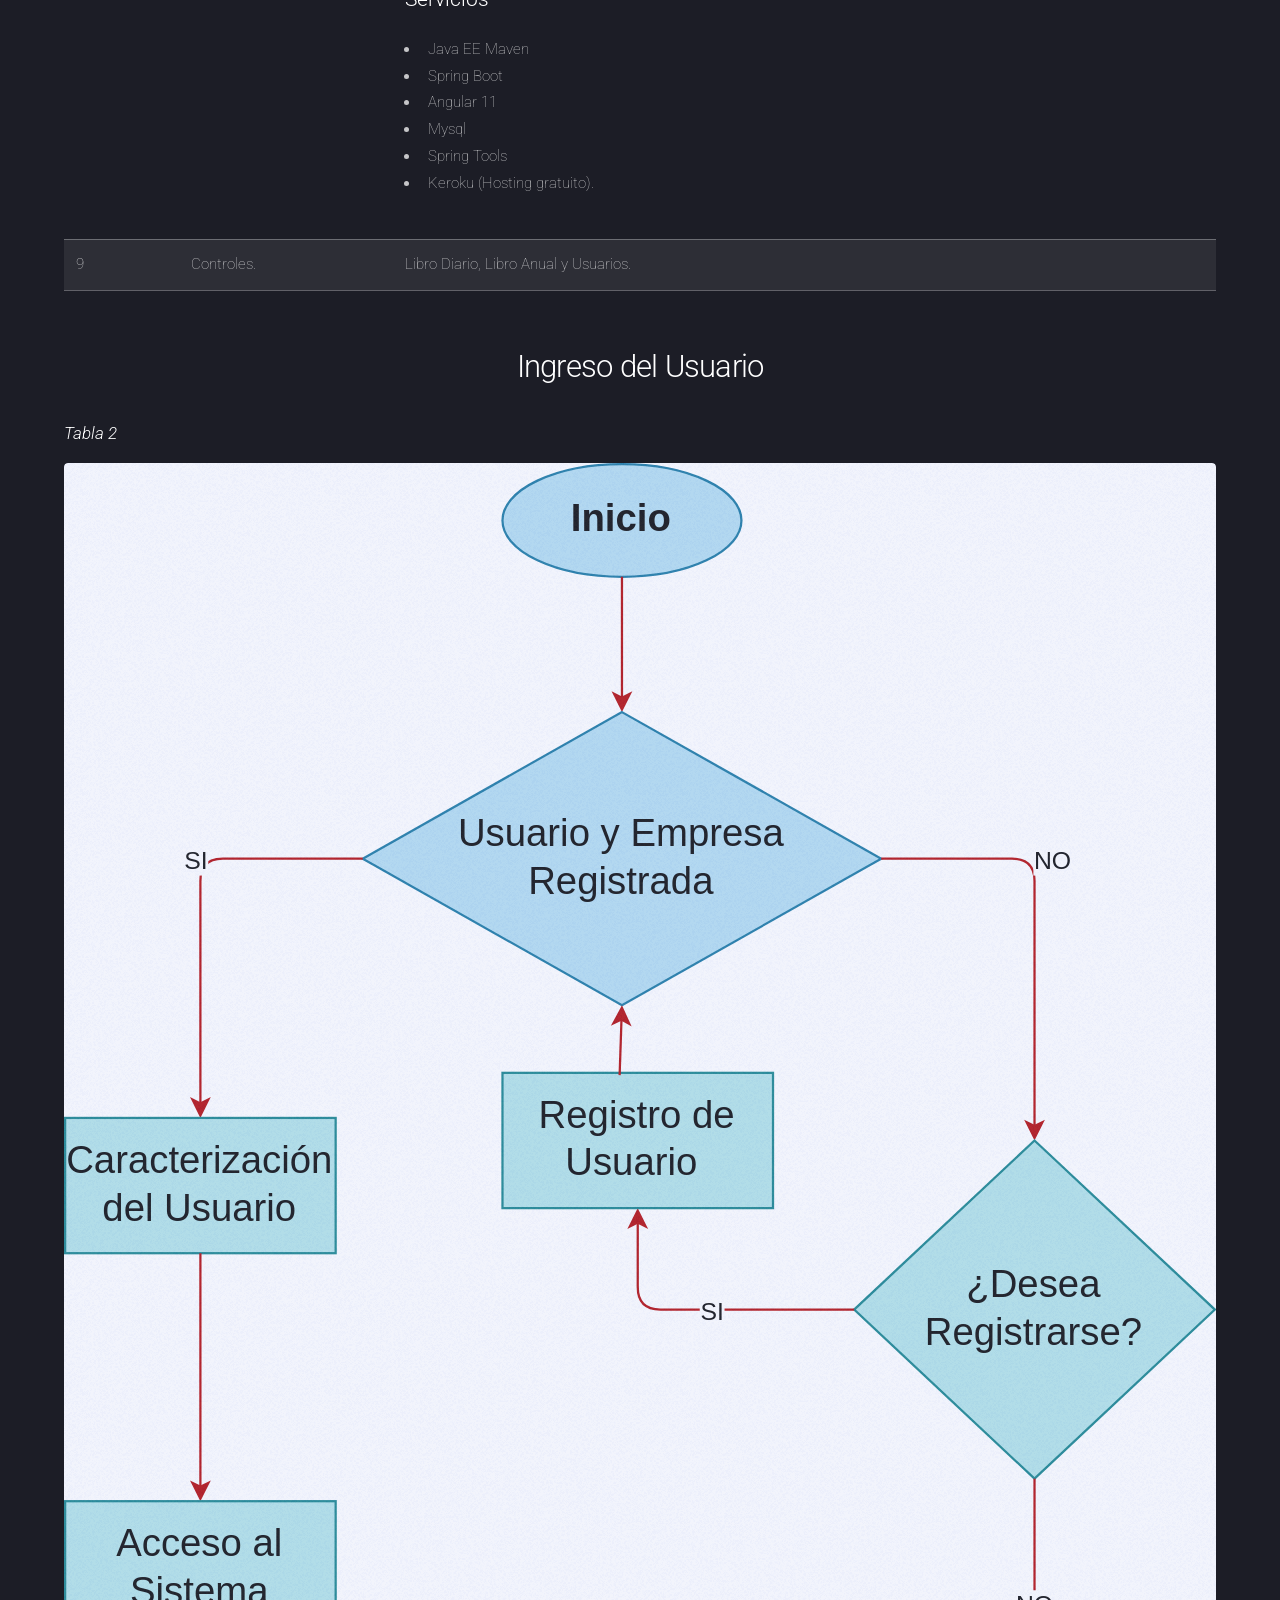
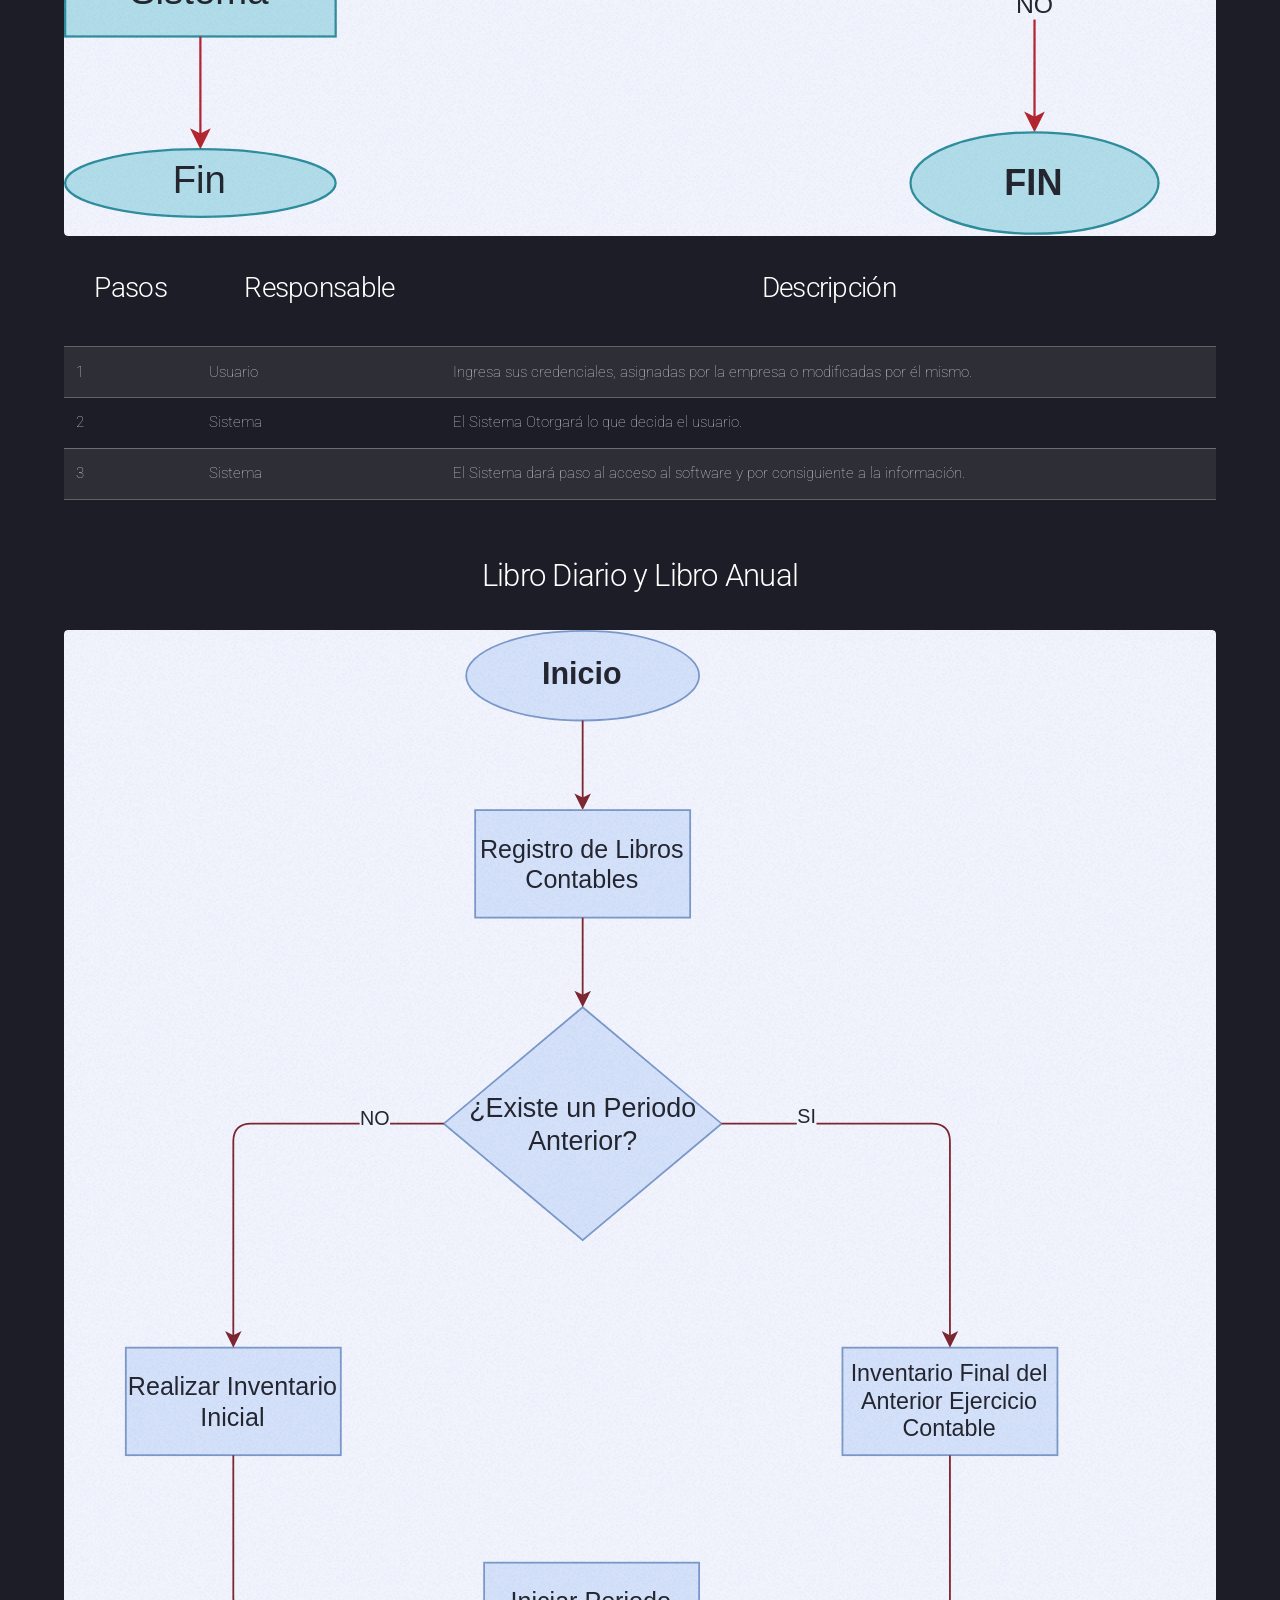
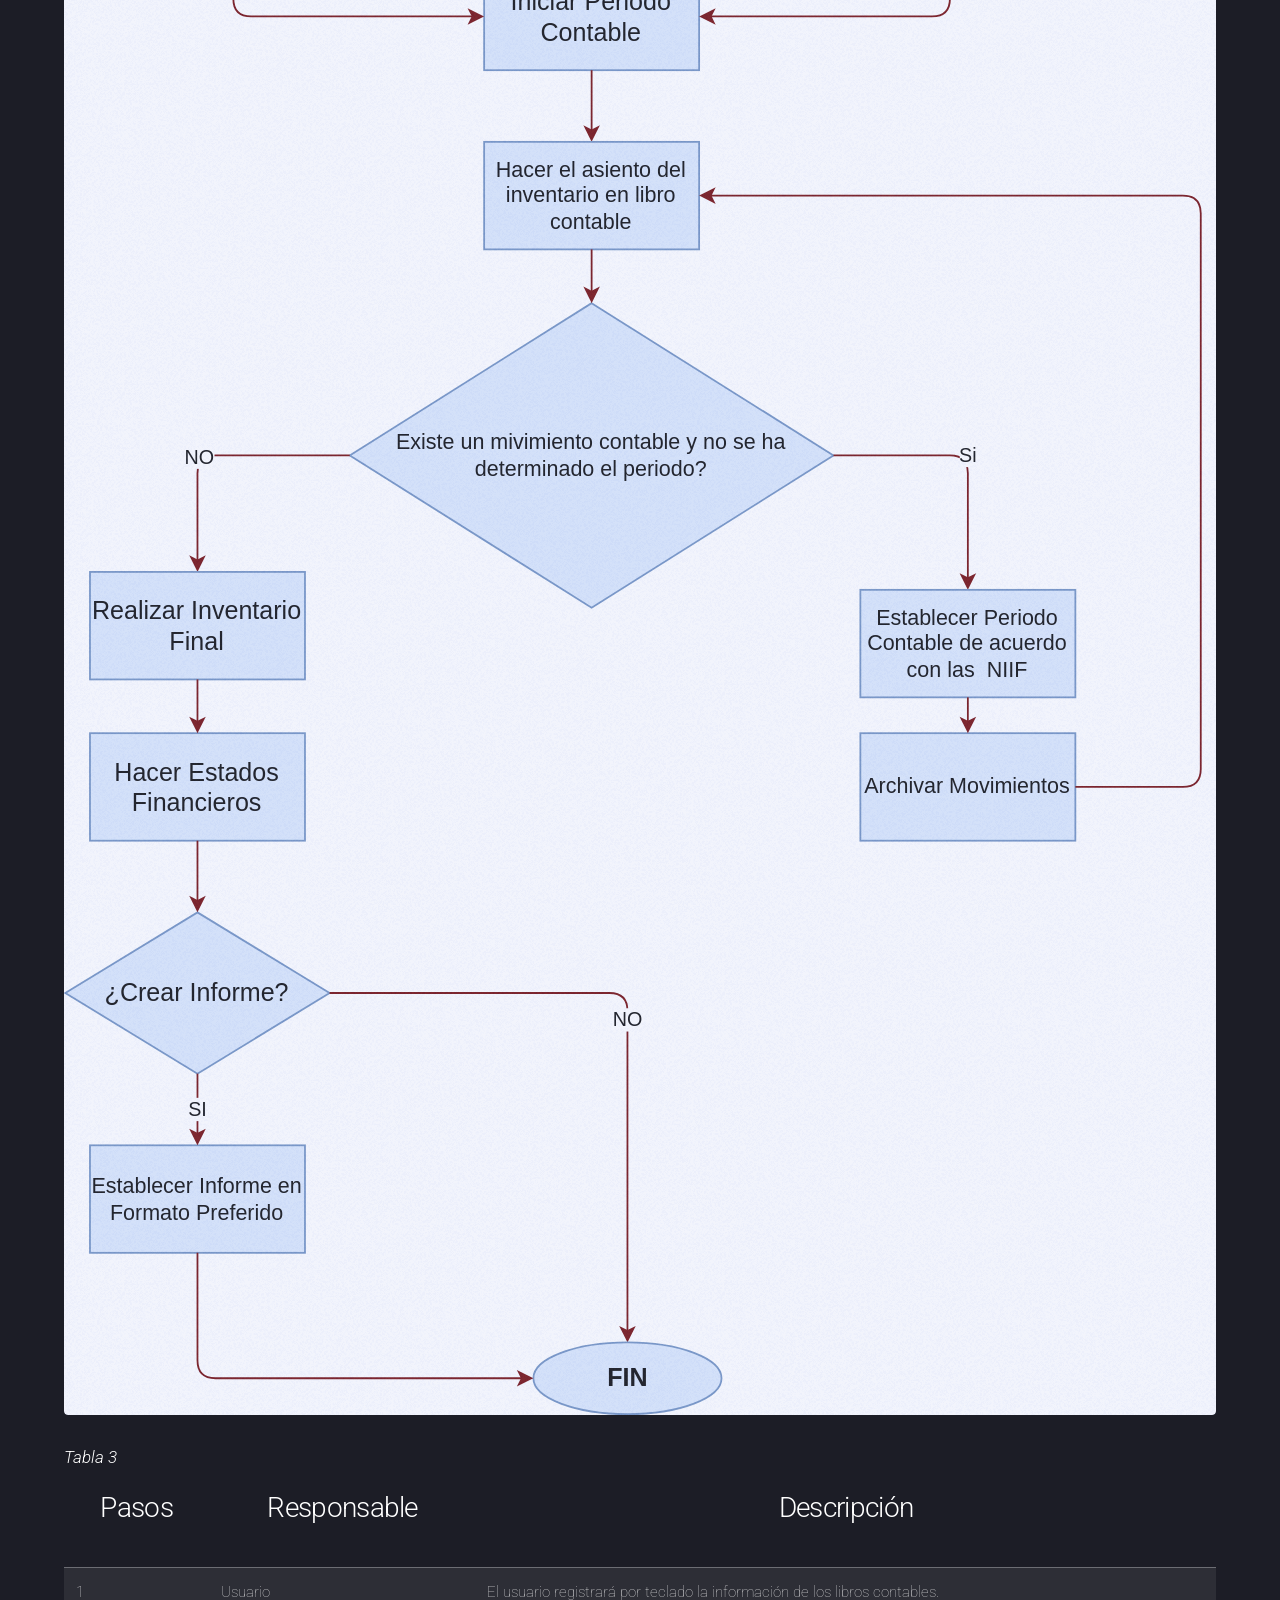
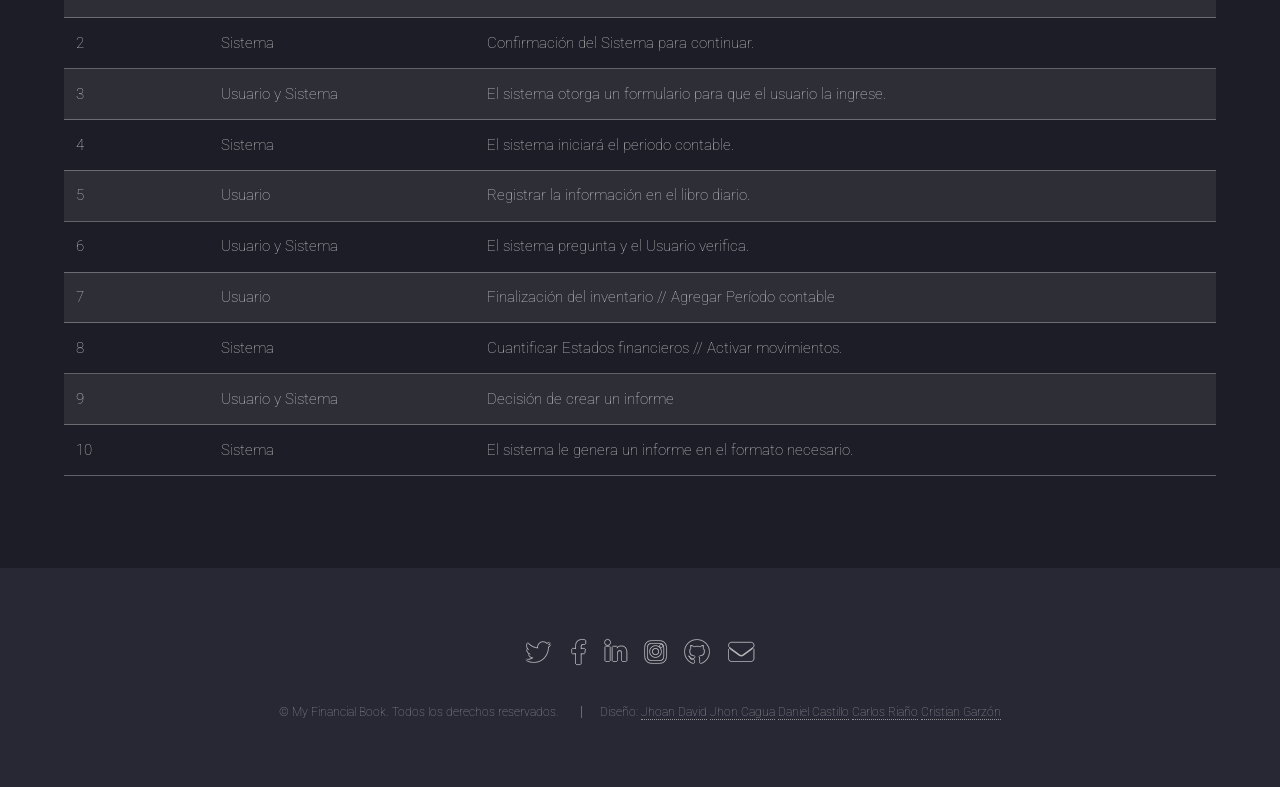
<file: elements.html>
<!DOCTYPE html>
<!--
	Landed by HTML5 UP
	html5up.net | @ajlkn
	Free for personal and commercial use under the CCA 3.0 license (html5up.net/license)
-->
<html>

<head>
	<title>Mapa de Procesos</title>
	<meta charset="utf-8" />
	<meta name="viewport" content="width=device-width, initial-scale=1, user-scalable=no" />
	<link rel="stylesheet" href="assets/css/main.css" />
	<noscript>
		<link rel="stylesheet" href="assets/css/noscript.css" />
	</noscript>
</head>

<body class="is-preload">
	<div id="page-wrapper">

		
		<!-- Cabecera -->
		<header id="header">
			<h1 id="logo"><a href="index.html">My Financial Book</a></h1>
			<nav id="nav">
				<ul>
					<li><a href="index.html">Inicio</a></li>
					<li>
						<a href="#">Acerca del Proyecto</a>
						<ul>
							<li><a href="left-sidebar.html">Objetivos</a></li>
							<li><a href="right-sidebar.html">¿Como surgió el Proyecto?</a></li>
							<li><a href="no-sidebar.html">Aspectos Positivos</a></li>
							<li><a href="negativo-no-sidebar.html">Aspectos Negativos</a></li>
							<li><a href="producto-no-sidebar.html">Producto Final y/o Resultado</a></li>
							<li><a href="Cronograma-right-sidebar.html">Cronograma de Actividades</a></li>
							<li>
								<a href="#">Tecnicas 
									de Recolección de Datos</a>
								<ul>
									<li><a href="Entrevista-left-sidebar.html">Entrevista</a></li>
									<li><a href="Encuesta-left-sidebar.html">Encuesta</a></li>
									<li><a href="Observacion-left-sidebar.html">Observación</a></li>
									<li><a href="Diccionario-left-sidebar.html">Diccionario de Datos</a></li>
									<li><a href="Diagrama-left-sidebar.html">Diagrama de Flujo</a></li>
								</ul>
							</li>
						</ul>
					</li>
					<li><a href="elements.html">Mapas de Procesos</a></li>
					<li><a href="#Intermedio" class="button primary">Estoy Interezado!</a></li>
				</ul>
			</nav>
		</header>


		<!-- Main -->
		<div id="main" class="wrapper style1">
			<div class="container">
				<header class="major">
					<h2>Mapa de Procesos</h2>
					<p>
						Implementación con el modelo Alemán con su debida caracterización.
					</p>
					<a href="#" class="image fit"><img src="images/mapadeprocesos.png" alt="" /></a>
					<br />
				</header>

				<!-- Text -->
				<section>
					<h3>Modelo Alemán (Icontec)</h3>
					<p>
						Entre otros rasgos este modelo lo que representa en el proyecto es
						una descomposición de todo el Proyecto en sus partes debidas
						<i>procesos</i> agrupandolos en un marco de procesos
						<strong>Misionales</strong>
						<strong>Estrategicos</strong> y <strong>de Apoyo.</strong>
					</p>

					<hr />

					<h4>Informacion del Mapa de Procesos.</h4>
					<blockquote>
						[PROCESO ESTRATEGICOS]
						- DIRECCION ESTRATETICA = actividades,planeacion,administracion,verificacion de
						resultados,autorizacion de presupuesto
						- GESTION DE CALIDAD = estandarizacion,analisis,medicion y mejora,auditorias internas
						<br>
						<br>
						[PROCESO OPERATIVOS - MISIONALES]
						Generan producto o servicio al cliente,procesos principales que se requieren para la prestacion
						del servicio
						- ADMINISTRACION INFORMACION = Recopila y Guarda la informacion en una BD
						- DESARROLLO CONTABLE = Analiza informacion, realiza el libro diario, partida doble, libro anual
						- LOGISTICA Y ENTREGA = Organiza la informacion, la documenta, la estructura la informacion para
						ser entregada
						<br>
						<br>
						[PROCESO DE APOYO]
						Lo necesario para poder aplicar el proceso misional,aporta recursos e insumos para que el
						proceso operativo funcione
						- GESTION FINANCIERA = Aplicar las reglas financieras, como funciona la partida, entender todo
						lo financieron para aplicarlo
						- GESTION TECNOLOGICA= Mantener el procucto, solucionar errores,todo lo necesario para que
						funcione
						- GESTION ADMINISTRATIVA TECNOLOGICA = Adminsitra los servidores, esta pendiende de la segurdiad
						, administra las BD
					</blockquote>
				</section>


				<!-- Caracterización del Desarrollo -->
				<section>
					<h2 style="text-align: center">Caracterización del Desarrollo</h2>
					<h4>Tabla 1</h4>
					<div class="table-wrapper">
						<table>
							<thead>
								<tr>
									<th>
										<h2 style="text-align: center">Numero</h2>
									</th>
									<th>
										<h2 style="text-align: center">Información</h2>
									</th>
									<th>
										<h2 style="text-align: center">Descripción</h2>
									</th>
								</tr>
							</thead>
							<tbody>
								<tr>
									<td>1</td>
									<td>Nombre del Proceso</td>
									<td>Proceso de Desarrollo</td>
								</tr>
								<tr>
									<td>2.1</td>
									<td>Responsable</td>
									<td>Todo el Equipo de Trabajo</td>
								</tr>
								<tr>
									<td>2.2</td>
									<td>Objetivo</td>
									<td>
										Dar acceso a los usuarios, dependiendo de la empresa
										adscrita para poder llevar a cabo el orden de sus
										actividades contables; no solamente locales, sino que
										también a nivel remoto, dependiendo las seccionales que
										maneje cada uno a nivel interno y externo.
									</td>
								</tr>
								<tr>
									<td>2.3</td>
									<td>Alcance</td>
									<td>
										Desde su desarrollo hasta donde lo permita el
										administrador y/o el I PA 2021.
									</td>
								</tr>
								<tr>
									<td>3</td>
									<td>Procedimientos (Identificar Actividades).</td>
									<td>
										<ul>
											<li>Diseño y Arquitectura.</li>
											<li>Definición de Herramientas a utilizar.</li>
											<li>Gestión del Cronograma.</li>
											<li>Bases de Datos Relacionales.</li>
											<li>
												Permitir Ingreso de Información y manipulación de ella
												misma.
											</li>
											<li>Suministrar información de una forma ordenada.</li>
											<li>
												Permitir el ingreso de empresas 15 a nivel nacional,
												pensando en las MiPymes.
											</li>
											<li>
												Habilitar el ingreso de usuarios con su contraseña.
											</li>
											<li>
												Actualización de datos (Preferiblemente en tiempo
												real).
											</li>
										</ul>
									</td>
								</tr>
								<tr>
									<td>4</td>
									<td>Proveedores.</td>
									<td>
										MiPymes, específicamente a nivel nacional, las cuales
										asignan sus administradores
									</td>
								</tr>
								<tr>
									<td>5</td>
									<td>Entradas.</td>
									<td>
										<ul>
											<li>Usuarios con su Respectiva Contraseña</li>
											<li>
												Ingresos diarios, haciendo referencia a un libro
												diario por seccional.
											</li>
											<li>Gastos diarios.</li>
											<li>Información Bancaria.</li>
										</ul>
									</td>
								</tr>
								<tr>
									<td>6</td>
									<td>Salidas.</td>
									<td>
										<ul>
											<li>
												Información manipulada correctamente por la
												aplicación.
											</li>
											<li>Generar un Balance de tipo General.</li>
											<li>Generar un libro diario.</li>
											<li>Generar un libro anual si lo requiere.</li>
											<li>Generar un asistente de potencial de inversión.</li>
										</ul>
									</td>
								</tr>
								<tr>
									<td>7</td>
									<td>Cliente.</td>
									<td>
										A un nivel contextual una MiPyme la cual tenga personal
										capacitado y disponible para la administración del
										software. Recomendaciones:
										<ul>
											<li>Persona Natural o Júridica.</li>
											<li>Persona mayor de 16 años.</li>
											<li>
												Personas con conocimientos de Contabilidad General.
											</li>
											<li>
												Personas con conocimientos de programas informaticos;
												para su adecuado uso.
											</li>
										</ul>
									</td>
								</tr>
								<tr>
									<td>8</td>
									<td>Recursos.</td>
									<td>
										<h3>Elementos Fisicos</h3>
										Computadoras y acceso a internet.
										<h3>Elementos Humanos (RRHH)</h3>
										Equipo de Trabajo IPA 2021.
										<h3>Servicios</h3>
										<ul>
											<li>Java EE Maven</li>
											<li>Spring Boot</li>
											<li>Angular 11</li>
											<li>Mysql</li>
											<li>Spring Tools</li>
											<li>Keroku (Hosting gratuito).</li>
										</ul>
									</td>
								</tr>
								<tr>
									<td>9</td>
									<td>Controles.</td>
									<td>Libro Diario, Libro Anual y Usuarios.</td>
								</tr>
							</tbody>
							<tfoot>
								<tr>
									<td colspan="2"></td>
								</tr>
							</tfoot>
						</table>
					</div>
				</section>

				<!--Ingreso del Usuario-->
				<section>
					<h2 style="text-align: center">Ingreso del Usuario</h2>
					<h4><i class="el el-italic"> Tabla 2</i></h4>
					<a href="#" class="image fit"><img src="images/IngresoUsuarios.svg" alt="" /></a>

					<div class="table-wrapper">
						<table>
							<thead>
								<tr>
									<th>
										<h2 style="text-align: center">Pasos</h2>
									</th>
									<th>
										<h2 style="text-align: center">Responsable</h2>
									</th>
									<th>
										<h2 style="text-align: center">Descripción</h2>
									</th>
								</tr>
							</thead>
							<tbody>
								<tr>
									<td>1</td>
									<td>Usuario</td>
									<td>
										Ingresa sus credenciales, asignadas por la empresa o
										modificadas por él mismo.
									</td>
								</tr>
								<tr>
									<td>2</td>
									<td>Sistema</td>
									<td>El Sistema Otorgará lo que decida el usuario.</td>
								</tr>
								<tr>
									<td>3</td>
									<td>Sistema</td>
									<td>
										El Sistema dará paso al acceso al software y por
										consiguiente a la información.
									</td>
								</tr>
							</tbody>
							<tfoot>
								<tr>
									<td colspan="2"></td>
								</tr>
							</tfoot>
						</table>
					</div>
				</section>


				<!--Libro Diario y Libro Anual-->
				<section>
					<h2 style="text-align: center">Libro Diario y Libro Anual</h2>

					<a href="#" class="image fit"><img src="images/LibroDiario.svg" alt="" /></a>
					<h4><i class="el el-italic"> Tabla 3</i></h4>
					<div class="table-wrapper">
						<table>
							<thead>
								<tr>
									<th>
										<h2 style="text-align: center">Pasos</h2>
									</th>
									<th>
										<h2 style="text-align: center">Responsable</h2>
									</th>
									<th>
										<h2 style="text-align: center">Descripción</h2>
									</th>
								</tr>
							</thead>
							<tbody>
								<tr>
									<td>1</td>
									<td>Usuario</td>
									<td>
										El usuario registrará
										por
										teclado
										la
										información de los
										libros contables.

									</td>
								</tr>
								<tr>
									<td>2</td>
									<td>Sistema</td>
									<td>Confirmación
										del
										Sistema
										para
										continuar.
									</td>
								</tr>
								<tr>
									<td>3</td>
									<td>Usuario y Sistema</td>
									<td>
										El sistema otorga un
										formulario para que el
										usuario la ingrese.
									</td>
								</tr>
								<tr>
									<td>4</td>
									<td>Sistema</td>
									<td>
										El sistema iniciará el periodo contable.
									</td>
								</tr>
								<tr>
									<td>5</td>
									<td>Usuario </td>
									<td>
										Registrar
										la
										información
										en
										el
										libro diario.

									</td>
								</tr>
								<tr>
									<td>6</td>
									<td>Usuario y Sistema</td>
									<td>
										El sistema pregunta y el Usuario verifica.
									</td>
								</tr>
								<tr>
									<td>7</td>
									<td>Usuario</td>
									<td>
										Finalización
										del
										inventario // Agregar
										Período contable

									</td>
								</tr>
								<tr>
									<td>8</td>
									<td>Sistema</td>
									<td>
										Cuantificar Estados
										financieros // Activar
										movimientos.
									</td>
								</tr>
								<tr>
									<td>9</td>
									<td>Usuario y Sistema</td>
									<td>
										Decisión de crear un
										informe

									</td>
								</tr>
								<tr>
									<td>10</td>
									<td>Sistema</td>
									<td>
										El sistema le genera
										un informe en el
										formato necesario.

									</td>
								</tr>


							</tbody>
							<tfoot>
								<tr>
									<td colspan="2"></td>
								</tr>
							</tfoot>
						</table>
					</div>
				</section>
			</div>
		</div>

		<!-- Footer -->
		<footer id="footer">
			<ul class="icons">
				<li>
					<a href="#" class="icon brands alt fa-twitter"><span class="label">Twitter</span></a>
				</li>
				<li>
					<a href="#" class="icon brands alt fa-facebook-f"><span class="label">Facebook</span></a>
				</li>
				<li>
					<a href="#" class="icon brands alt fa-linkedin-in"><span class="label">LinkedIn</span></a>
				</li>
				<li>
					<a href="#" class="icon brands alt fa-instagram"><span class="label">Instagram</span></a>
				</li>
				<li>
					<a href="#" class="icon brands alt fa-github"><span class="label">GitHub</span></a>
				</li>
				<li>
					<a href="#" class="icon solid alt fa-envelope"><span class="label">Email</span></a>
				</li>
			</ul>
			<ul class="copyright">
				<li>&copy; My Financial Book. Todos los derechos reservados.</li>
				<li>
					Diseño: <a href="">Jhoan David</a>
					<a href="">Jhon Cagua</a>
					<a href="">Daniel Castillo</a>
					<a href="">Carlos Riaño</a>
					<a href="">Cristian Garzón</a>
				</li>
			</ul>
		</footer>
	</div>

	<!-- Scripts -->
	<script src="assets/js/jquery.min.js"></script>
	<script src="assets/js/jquery.scrolly.min.js"></script>
	<script src="assets/js/jquery.dropotron.min.js"></script>
	<script src="assets/js/jquery.scrollex.min.js"></script>
	<script src="assets/js/browser.min.js"></script>
	<script src="assets/js/breakpoints.min.js"></script>
	<script src="assets/js/util.js"></script>
	<script src="assets/js/main.js"></script>
</body>

</html>
</file>
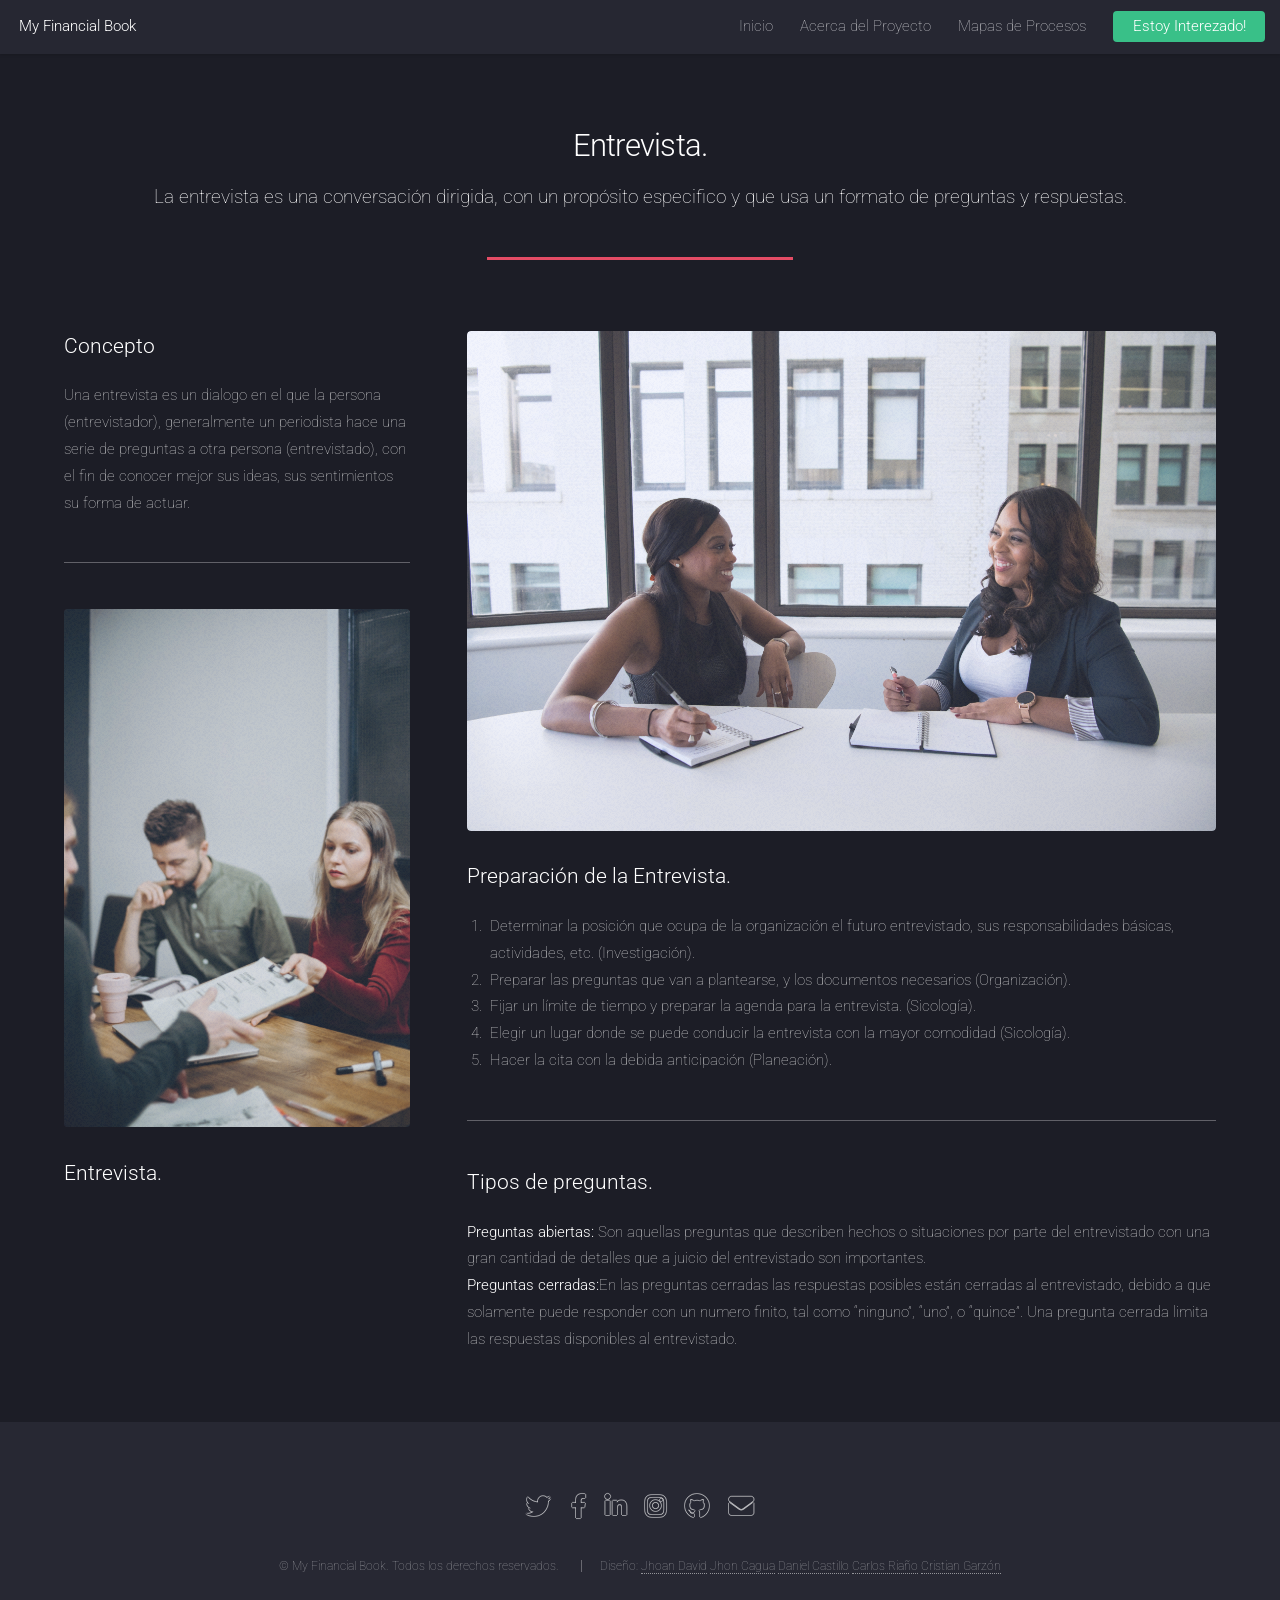
<file: Entrevista-left-sidebar.html>
<!DOCTYPE HTML>

<html>

<head>
	<title>Tecnicas de Recoleccion de Datos - Entrevista</title>
	<meta charset="utf-8" />
	<meta name="viewport" content="width=device-width, initial-scale=1, user-scalable=no" />
	<link rel="stylesheet" href="assets/css/main.css" />
	<noscript>
		<link rel="stylesheet" href="assets/css/noscript.css" />
	</noscript>
</head>

<body class="is-preload">
	<div id="page-wrapper">

		<!-- Cabecera -->
		<header id="header">
			<h1 id="logo"><a href="index.html">My Financial Book</a></h1>
			<nav id="nav">
				<ul>
					<li><a href="index.html">Inicio</a></li>
					<li>
						<a href="#">Acerca del Proyecto</a>
						<ul>
							<li><a href="left-sidebar.html">Objetivos</a></li>
							<li><a href="right-sidebar.html">¿Como surgió el Proyecto?</a></li>
							<li><a href="no-sidebar.html">Aspectos Positivos</a></li>
							<li><a href="negativo-no-sidebar.html">Aspectos Negativos</a></li>
							<li><a href="producto-no-sidebar.html">Producto Final y/o Resultado</a></li>
							<li><a href="Cronograma-right-sidebar.html">Cronograma de Actividades</a></li>
							<li>
								<a href="#">Tecnicas
									de Recolección de Datos</a>
								<ul>
									<li><a href="Entrevista-left-sidebar.html">Entrevista</a></li>
									<li><a href="Encuesta-left-sidebar.html">Encuesta</a></li>
									<li><a href="Observacion-left-sidebar.html">Observación</a></li>
									<li><a href="Diccionario-left-sidebar.html">Diccionario de Datos</a></li>
									<li><a href="Diagrama-left-sidebar.html">Diagrama de Flujo</a></li>
								</ul>
							</li>
						</ul>
					</li>
					<li><a href="elements.html">Mapas de Procesos</a></li>
					<li><a href="#Intermedio" class="button primary">Estoy Interezado!</a></li>
				</ul>
			</nav>
		</header>


		<!-- Main -->
		<div id="main" class="wrapper style1">
			<div class="container">
				<header class="major">
					<h2>Entrevista.</h2>
					<p>La entrevista es una conversación dirigida, con un propósito especifico y que usa
						un formato de preguntas y respuestas.
					</p>
				</header>
				<div class="row gtr-150">
					<div class="col-4 col-12-medium">

						<!-- Sidebar -->
						<section id="sidebar">
							<section>
								<h3>Concepto </h3>
								<p>
									Una entrevista es un dialogo en el que la persona (entrevistador), generalmente un
									periodista hace una serie de preguntas a otra persona (entrevistado), con el fin de
									conocer mejor sus ideas, sus sentimientos su forma de actuar.

								</p>
								<footer>

								</footer>
							</section>
							<hr />
							<section>
								<a href="#" class="image fit"><img src="images/entrevista.jpg" alt="" /></a>
								<h3>Entrevista.</h3>
								<footer>

								</footer>
							</section>
						</section>

					</div>
					<div class="col-8 col-12-medium imp-medium">

						<!-- Content -->
						<section id="content">
							<a href="#" class="image fit"><img src="images/entrevista1.jpg" alt="" /></a>
							<h3>Preparación de la Entrevista.</h3>
							<ol>
								<li> Determinar la posición que ocupa de la organización el futuro entrevistado,
									sus responsabilidades básicas, actividades, etc. (Investigación).
								</li>
								<li> Preparar las preguntas que van a plantearse, y los documentos necesarios
									(Organización).
								</li>
								<li> Fijar un límite de tiempo y preparar la agenda para la entrevista. (Sicología).
								</li>
								<li> Elegir un lugar donde se puede conducir la entrevista con la mayor
									comodidad (Sicología).
								</li>
								<li>
									Hacer la cita con la debida anticipación (Planeación).

								</li>
							</ol>

<hr>
							<h3>Tipos de preguntas.</h3>

							<p>
								<strong>Preguntas abiertas:</strong> Son aquellas preguntas que describen hechos o situaciones
								por parte del entrevistado con una gran cantidad de detalles que a juicio del
								entrevistado son importantes. <br>
								<strong>Preguntas cerradas:</strong>En las preguntas cerradas las respuestas posibles están
								cerradas al entrevistado, debido a que solamente puede responder con un numero
								finito, tal como “ninguno”, “uno”, o “quince”. Una pregunta cerrada limita las
								respuestas disponibles al entrevistado.

							</p>
						</section>

					</div>
				</div>
			</div>
		</div>


		<!-- Footer -->
		<footer id="footer">
			<ul class="icons">
				<li>
					<a href="#" class="icon brands alt fa-twitter"><span class="label">Twitter</span></a>
				</li>
				<li>
					<a href="#" class="icon brands alt fa-facebook-f"><span class="label">Facebook</span></a>
				</li>
				<li>
					<a href="#" class="icon brands alt fa-linkedin-in"><span class="label">LinkedIn</span></a>
				</li>
				<li>
					<a href="#" class="icon brands alt fa-instagram"><span class="label">Instagram</span></a>
				</li>
				<li>
					<a href="#" class="icon brands alt fa-github"><span class="label">GitHub</span></a>
				</li>
				<li>
					<a href="#" class="icon solid alt fa-envelope"><span class="label">Email</span></a>
				</li>
			</ul>
			<ul class="copyright">
				<li>&copy; My Financial Book. Todos los derechos reservados.</li>
				<li>
					Diseño: <a href="">Jhoan David</a>
					<a href="">Jhon Cagua</a>
					<a href="">Daniel Castillo</a>
					<a href="">Carlos Riaño</a>
					<a href="">Cristian Garzón</a>
				</li>
			</ul>
		</footer>

	</div>

	<!-- Scripts -->
	<script src="assets/js/jquery.min.js"></script>
	<script src="assets/js/jquery.scrolly.min.js"></script>
	<script src="assets/js/jquery.dropotron.min.js"></script>
	<script src="assets/js/jquery.scrollex.min.js"></script>
	<script src="assets/js/browser.min.js"></script>
	<script src="assets/js/breakpoints.min.js"></script>
	<script src="assets/js/util.js"></script>
	<script src="assets/js/main.js"></script>

</body>

</html>
</file>
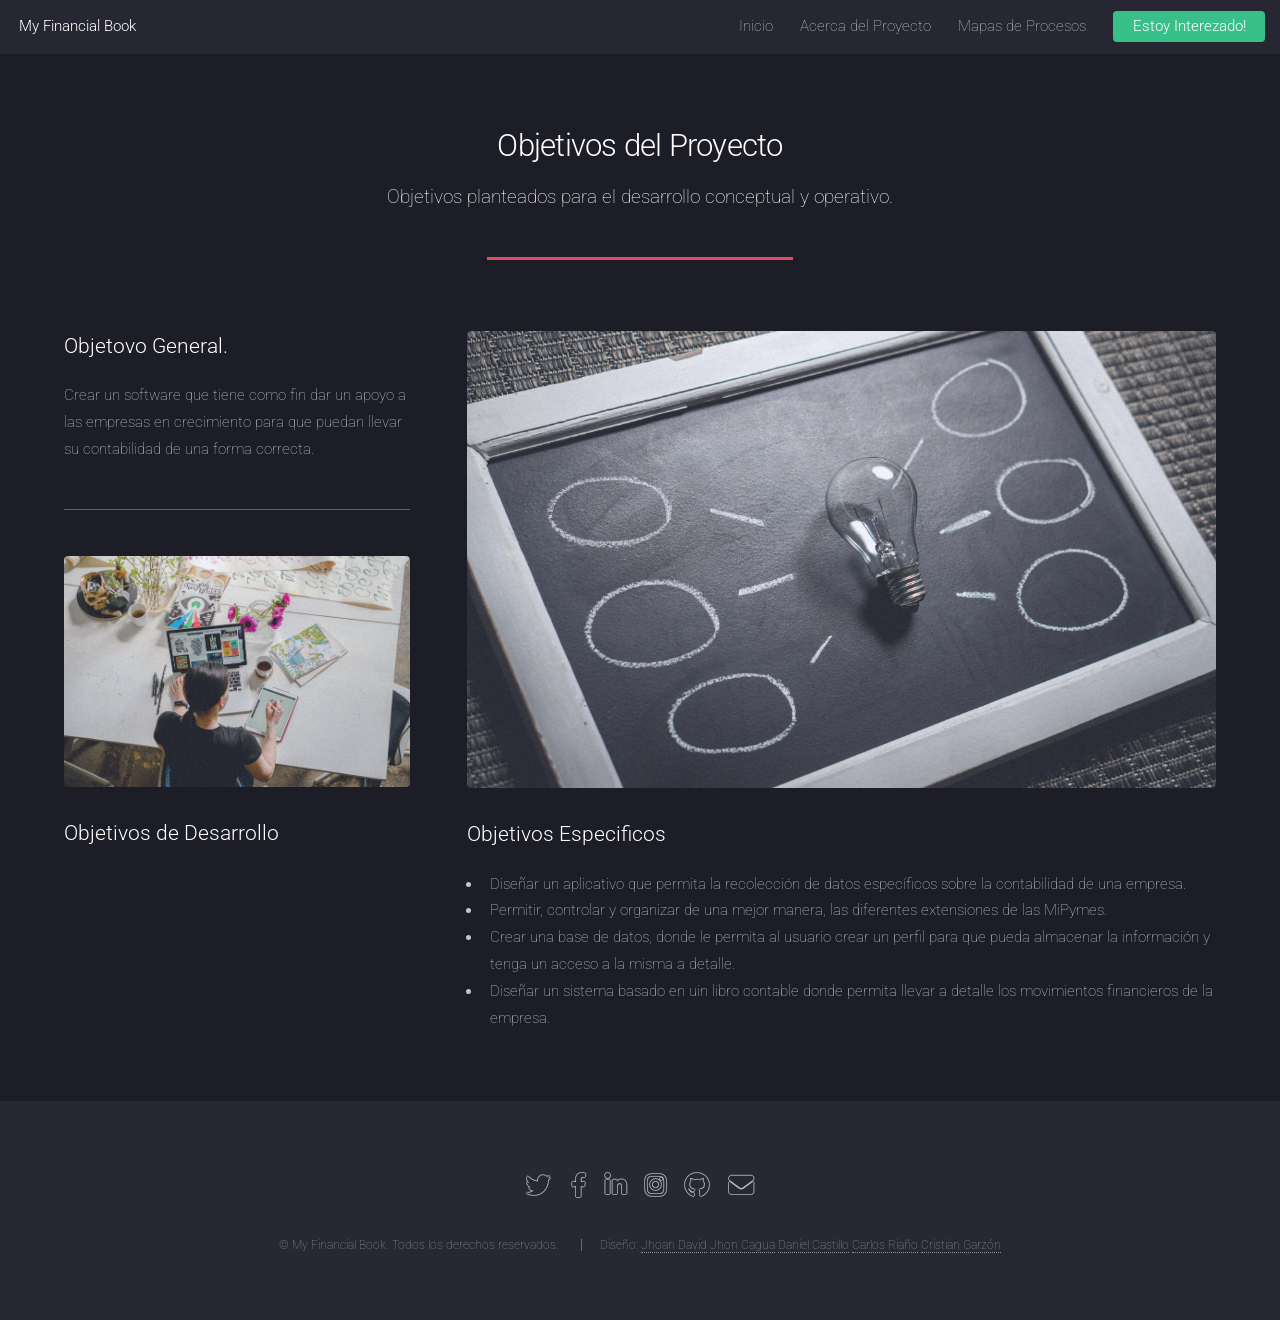
<file: left-sidebar.html>
<!DOCTYPE HTML>

<html>

<head>
	<title>Objetivos</title>
	<meta charset="utf-8" />
	<meta name="viewport" content="width=device-width, initial-scale=1, user-scalable=no" />
	<link rel="stylesheet" href="assets/css/main.css" />
	<noscript>
		<link rel="stylesheet" href="assets/css/noscript.css" />
	</noscript>
</head>

<body class="is-preload">
	<div id="page-wrapper">

		<!-- Cabecera -->
		<header id="header">
			<h1 id="logo"><a href="index.html">My Financial Book</a></h1>
			<nav id="nav">
				<ul>
					<li><a href="index.html">Inicio</a></li>
					<li>
						<a href="#">Acerca del Proyecto</a>
						<ul>
							<li><a href="left-sidebar.html">Objetivos</a></li>
							<li><a href="right-sidebar.html">¿Como surgió el Proyecto?</a></li>
							<li><a href="no-sidebar.html">Aspectos Positivos</a></li>
							<li><a href="negativo-no-sidebar.html">Aspectos Negativos</a></li>
							<li><a href="producto-no-sidebar.html">Producto Final y/o Resultado</a></li>
							<li><a href="Cronograma-right-sidebar.html">Cronograma de Actividades</a></li>
							<li>
								<a href="#">Tecnicas 
									de Recolección de Datos</a>
								<ul>
									<li><a href="Entrevista-left-sidebar.html">Entrevista</a></li>
									<li><a href="Encuesta-left-sidebar.html">Encuesta</a></li>
									<li><a href="Observacion-left-sidebar.html">Observación</a></li>
									<li><a href="Diccionario-left-sidebar.html">Diccionario de Datos</a></li>
									<li><a href="Diagrama-left-sidebar.html">Diagrama de Flujo</a></li>
								</ul>
							</li>
						</ul>
					</li>
					<li><a href="elements.html">Mapas de Procesos</a></li>
					<li><a href="#Intermedio" class="button primary">Estoy Interezado!</a></li>
				</ul>
			</nav>
		</header>

		<!-- Main -->
		<div id="main" class="wrapper style1">
			<div class="container">
				<header class="major">
					<h2>Objetivos del Proyecto</h2>
					<p>Objetivos planteados para el desarrollo conceptual y operativo.</p>
				</header>
				<div class="row gtr-150">
					<div class="col-4 col-12-medium">

						<!-- Sidebar -->
						<section id="sidebar">
							<section>
								<h3>Objetovo General. </h3>
								<p>Crear un software que tiene como fin dar un apoyo a las empresas en crecimiento para
									que
									puedan llevar su contabilidad de una forma correcta.
								</p>
								<footer>

								</footer>
							</section>
							<hr />
							<section>
								<a href="#" class="image fit"><img src="images/objetivos1.jpg" alt="" /></a>
								<h3>Objetivos de Desarrollo</h3>
								<footer>

								</footer>
							</section>
						</section>

					</div>
					<div class="col-8 col-12-medium imp-medium">

						<!-- Content -->
						<section id="content">
							<a href="#" class="image fit"><img src="images/objetivos2.jpg" alt="" /></a>
							<h3>Objetivos Especificos</h3>
							<ul>
								<li>Diseñar un aplicativo que permita la recolección de datos específicos sobre la
									contabilidad de una empresa.</li>
								<li>Permitir, controlar y organizar de una mejor manera, las diferentes extensiones de
									las MiPymes.</li>
								<li>Crear una base de datos, donde le permita al usuario crear un perfil para que pueda
									almacenar la información y tenga un acceso a la misma a detalle.</li>
								<li>Diseñar un sistema basado en uin libro contable donde permita llevar a detalle los
									movimientos financieros de la empresa.</li>
							</ul>
						</section>

					</div>
				</div>
			</div>
		</div>


		<!-- Footer -->
		<footer id="footer">
			<ul class="icons">
				<li>
					<a href="#" class="icon brands alt fa-twitter"><span class="label">Twitter</span></a>
				</li>
				<li>
					<a href="#" class="icon brands alt fa-facebook-f"><span class="label">Facebook</span></a>
				</li>
				<li>
					<a href="#" class="icon brands alt fa-linkedin-in"><span class="label">LinkedIn</span></a>
				</li>
				<li>
					<a href="#" class="icon brands alt fa-instagram"><span class="label">Instagram</span></a>
				</li>
				<li>
					<a href="#" class="icon brands alt fa-github"><span class="label">GitHub</span></a>
				</li>
				<li>
					<a href="#" class="icon solid alt fa-envelope"><span class="label">Email</span></a>
				</li>
			</ul>
			<ul class="copyright">
				<li>&copy; My Financial Book. Todos los derechos reservados.</li>
				<li>
					Diseño: <a href="">Jhoan David</a>
					<a href="">Jhon Cagua</a>
					<a href="">Daniel Castillo</a>
					<a href="">Carlos Riaño</a>
					<a href="">Cristian Garzón</a>
				</li>
			</ul>
		</footer>

	</div>

	<!-- Scripts -->
	<script src="assets/js/jquery.min.js"></script>
	<script src="assets/js/jquery.scrolly.min.js"></script>
	<script src="assets/js/jquery.dropotron.min.js"></script>
	<script src="assets/js/jquery.scrollex.min.js"></script>
	<script src="assets/js/browser.min.js"></script>
	<script src="assets/js/breakpoints.min.js"></script>
	<script src="assets/js/util.js"></script>
	<script src="assets/js/main.js"></script>

</body>

</html>
</file>
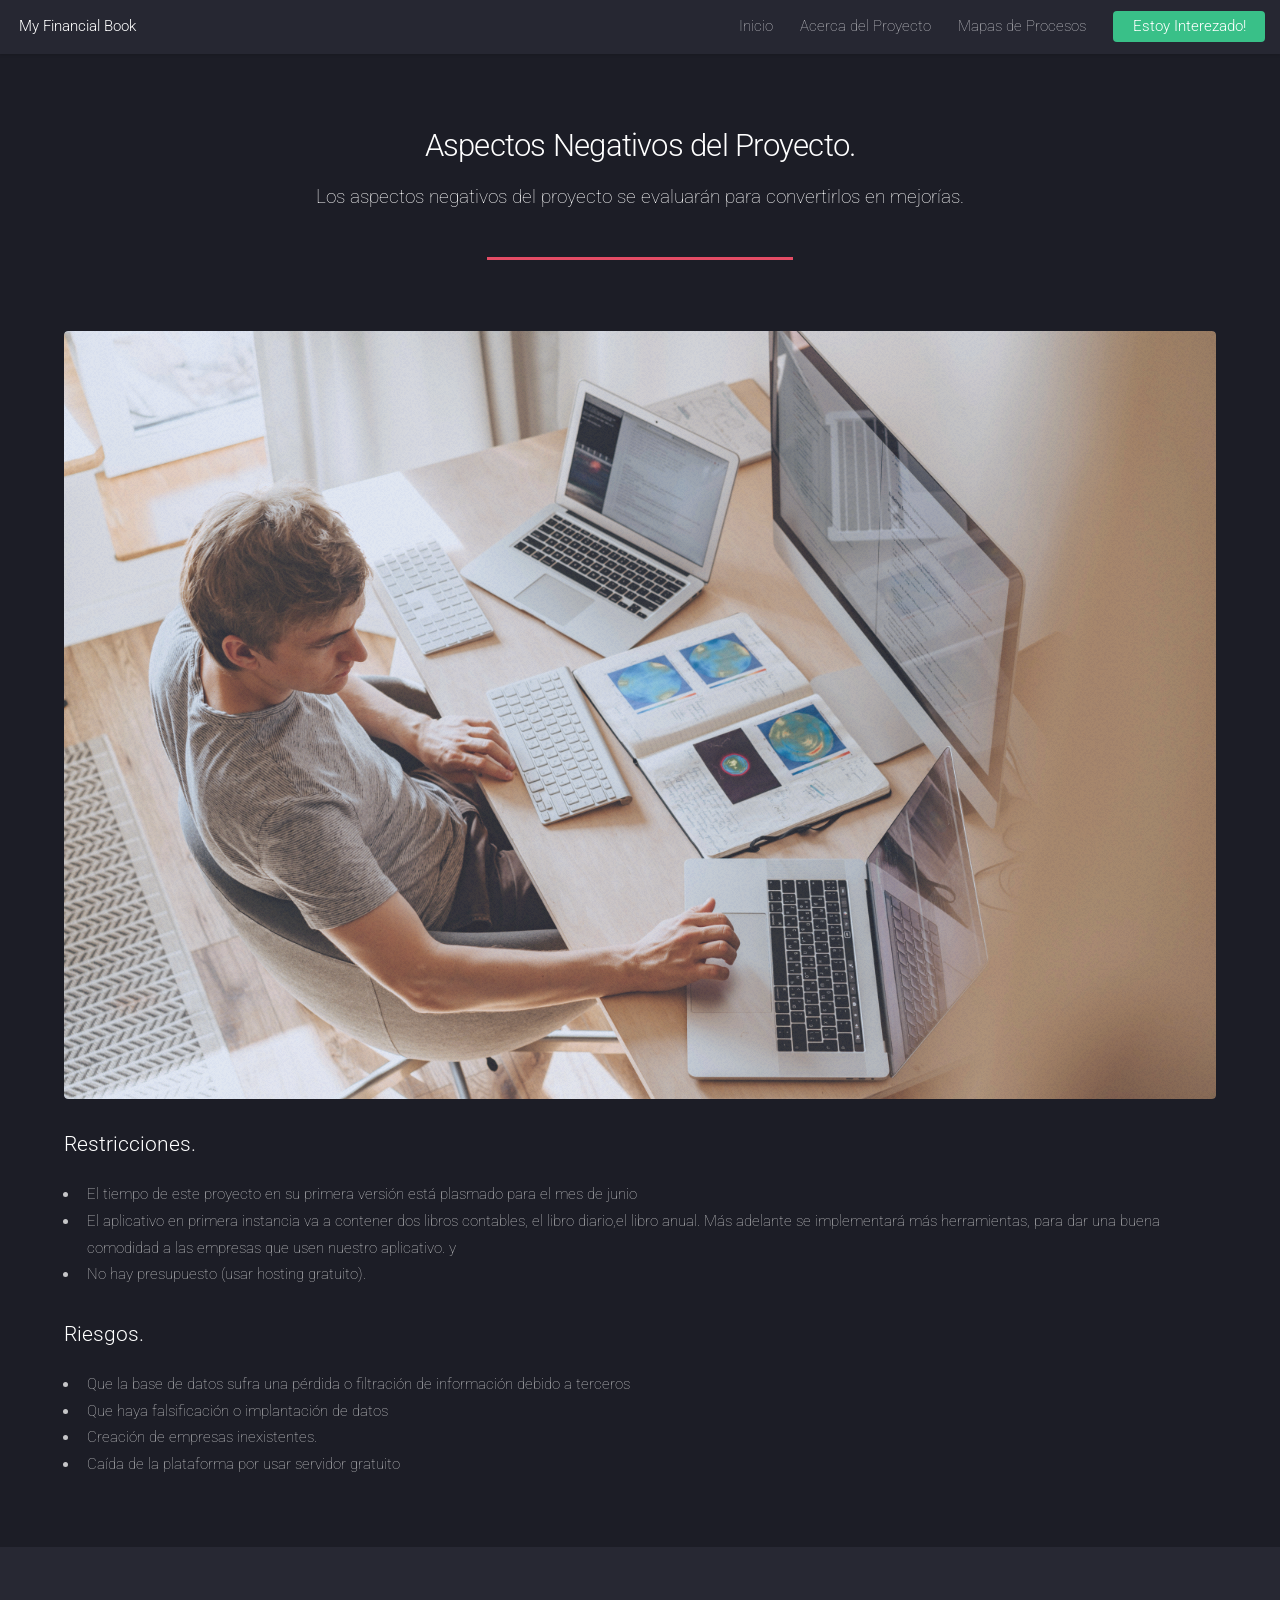
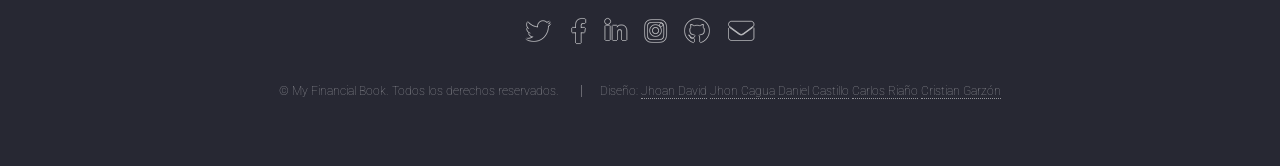
<file: negativo-no-sidebar.html>
<!DOCTYPE HTML>
<!--
	Landed by HTML5 UP
	html5up.net | @ajlkn
	Free for personal and commercial use under the CCA 3.0 license (html5up.net/license)
-->
<html>
	<head>
		<title>Aspectos Positivos del Proyecto.</title>
		<meta charset="utf-8" />
		<meta name="viewport" content="width=device-width, initial-scale=1, user-scalable=no" />
		<link rel="stylesheet" href="assets/css/main.css" />
		<noscript><link rel="stylesheet" href="assets/css/noscript.css" /></noscript>
	</head>
	<body class="is-preload">
		<div id="page-wrapper">

			<!-- Cabecera -->
			<header id="header">
				<h1 id="logo"><a href="index.html">My Financial Book</a></h1>
				<nav id="nav">
					<ul>
						<li><a href="index.html">Inicio</a></li>
						<li>
							<a href="#">Acerca del Proyecto</a>
							<ul>
								<li><a href="left-sidebar.html">Objetivos</a></li>
								<li><a href="right-sidebar.html">¿Como surgió el Proyecto?</a></li>
								<li><a href="no-sidebar.html">Aspectos Positivos</a></li>
								<li><a href="negativo-no-sidebar.html">Aspectos Negativos</a></li>
								<li><a href="producto-no-sidebar.html">Producto Final y/o Resultado</a></li>
								<li><a href="Cronograma-right-sidebar.html">Cronograma de Actividades</a></li>
								<li>
									<a href="#">Tecnicas 
										de Recolección de Datos</a>
									<ul>
										<li><a href="Entrevista-left-sidebar.html">Entrevista</a></li>
										<li><a href="Encuesta-left-sidebar.html">Encuesta</a></li>
										<li><a href="Observacion-left-sidebar.html">Observación</a></li>
										<li><a href="Diccionario-left-sidebar.html">Diccionario de Datos</a></li>
										<li><a href="Diagrama-left-sidebar.html">Diagrama de Flujo</a></li>
									</ul>
								</li>
							</ul>
						</li>
						<li><a href="elements.html">Mapas de Procesos</a></li>
						<li><a href="#Intermedio" class="button primary">Estoy Interezado!</a></li>
					</ul>
				</nav>
			</header>

			<!-- Main -->
				<div id="main" class="wrapper style1">
					<div class="container">
						<header class="major">
							<h2>Aspectos Negativos del Proyecto.</h2>
							<p>Los aspectos negativos del proyecto se evaluarán para convertirlos en mejorías.</p>
						</header>

						<!-- Content -->
							<section id="content">
								<a href="#" class="image fit"><img src="images/negativo1.jpg" alt="" /></a>
								<h3>Restricciones.</h3>
								<ul>
									<li>El tiempo de este proyecto en su primera versión está plasmado para el mes de junio
									</li>
									<li>El aplicativo en primera instancia va a contener dos libros contables, el libro diario,el libro anual. Más adelante se implementará más herramientas, para dar una buena
										comodidad a las empresas que usen nuestro aplicativo.
										y
										</li>
										<li>No hay presupuesto (usar hosting gratuito).
										</li>
								</ul>
								<h3>Riesgos.</h3>
								<ul>
									<li>Que la base de datos sufra una pérdida o filtración de información debido a terceros
									</li>
									<li>Que haya falsificación o implantación de datos
									</li>
									<li>Creación de empresas inexistentes.
									</li>
									<li>
										Caída de la plataforma por usar servidor gratuito
									</li>
								</ul>
							</section>

					</div>
				</div>

				<!-- Footer -->
				<footer id="footer">
					<ul class="icons">
						<li><a href="#" class="icon brands alt fa-twitter"><span class="label">Twitter</span></a></li>
						<li><a href="#" class="icon brands alt fa-facebook-f"><span class="label">Facebook</span></a></li>
						<li><a href="#" class="icon brands alt fa-linkedin-in"><span class="label">LinkedIn</span></a></li>
						<li><a href="#" class="icon brands alt fa-instagram"><span class="label">Instagram</span></a></li>
						<li><a href="#" class="icon brands alt fa-github"><span class="label">GitHub</span></a></li>
						<li><a href="#" class="icon solid alt fa-envelope"><span class="label">Email</span></a></li>
					</ul>
					<ul class="copyright">
						<li>&copy; My Financial Book. Todos los derechos reservados.</li>
						<li>Diseño: <a href="">Jhoan David</a>
							<a href="">Jhon Cagua</a>
							<a href="">Daniel Castillo</a>
							<a href="">Carlos Riaño</a>
							<a href="">Cristian Garzón</a>
						</li>
					</ul>
				</footer>
		</div>

		<!-- Scripts -->
			<script src="assets/js/jquery.min.js"></script>
			<script src="assets/js/jquery.scrolly.min.js"></script>
			<script src="assets/js/jquery.dropotron.min.js"></script>
			<script src="assets/js/jquery.scrollex.min.js"></script>
			<script src="assets/js/browser.min.js"></script>
			<script src="assets/js/breakpoints.min.js"></script>
			<script src="assets/js/util.js"></script>
			<script src="assets/js/main.js"></script>

	</body>
</html>
</file>
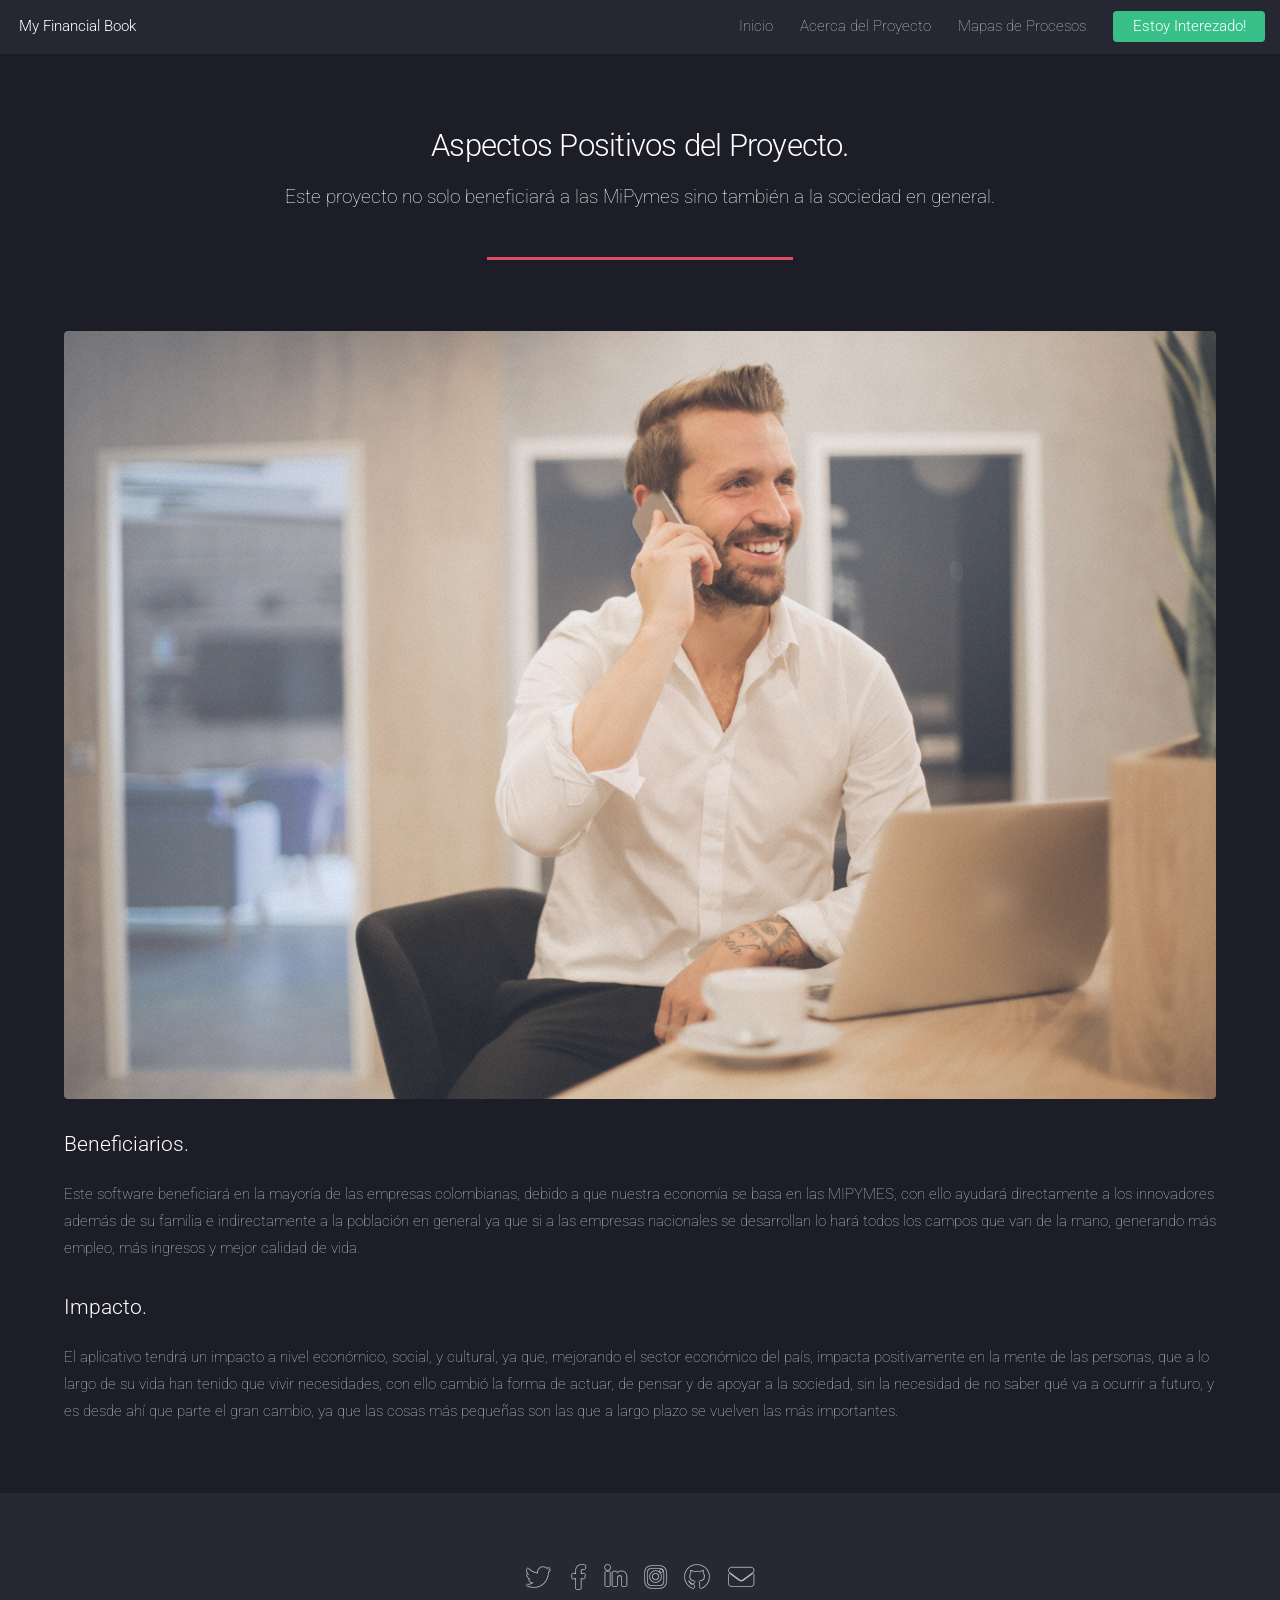
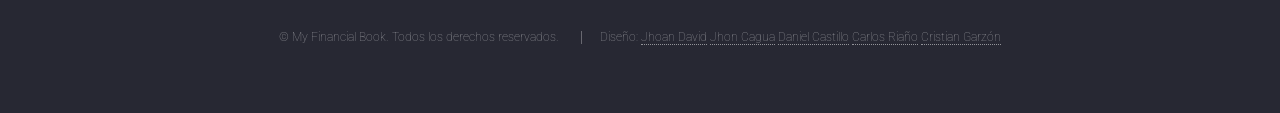
<file: no-sidebar.html>
<!DOCTYPE HTML>
<!--
	Landed by HTML5 UP
	html5up.net | @ajlkn
	Free for personal and commercial use under the CCA 3.0 license (html5up.net/license)
-->
<html>
	<head>
		<title>Aspectos Positivos del Proyecto.</title>
		<meta charset="utf-8" />
		<meta name="viewport" content="width=device-width, initial-scale=1, user-scalable=no" />
		<link rel="stylesheet" href="assets/css/main.css" />
		<noscript><link rel="stylesheet" href="assets/css/noscript.css" /></noscript>
	</head>
	<body class="is-preload">
		<div id="page-wrapper">

			<!-- Cabecera -->
			<header id="header">
				<h1 id="logo"><a href="index.html">My Financial Book</a></h1>
				<nav id="nav">
					<ul>
						<li><a href="index.html">Inicio</a></li>
						<li>
							<a href="#">Acerca del Proyecto</a>
							<ul>
								<li><a href="left-sidebar.html">Objetivos</a></li>
								<li><a href="right-sidebar.html">¿Como surgió el Proyecto?</a></li>
								<li><a href="no-sidebar.html">Aspectos Positivos</a></li>
								<li><a href="negativo-no-sidebar.html">Aspectos Negativos</a></li>
								<li><a href="producto-no-sidebar.html">Producto Final y/o Resultado</a></li>
								<li><a href="Cronograma-right-sidebar.html">Cronograma de Actividades</a></li>
								<li>
									<a href="#">Tecnicas 
										de Recolección de Datos</a>
									<ul>
										<li><a href="Entrevista-left-sidebar.html">Entrevista</a></li>
										<li><a href="Encuesta-left-sidebar.html">Encuesta</a></li>
										<li><a href="Observacion-left-sidebar.html">Observación</a></li>
										<li><a href="Diccionario-left-sidebar.html">Diccionario de Datos</a></li>
										<li><a href="Diagrama-left-sidebar.html">Diagrama de Flujo</a></li>
									</ul>
								</li>
							</ul>
						</li>
						<li><a href="elements.html">Mapas de Procesos</a></li>
						<li><a href="#Intermedio" class="button primary">Estoy Interezado!</a></li>
					</ul>
				</nav>
			</header>

			
			<!-- Main -->
				<div id="main" class="wrapper style1">
					<div class="container">
						<header class="major">
							<h2>Aspectos Positivos del Proyecto.</h2>
							<p>Este proyecto no solo beneficiará a las MiPymes sino también a la sociedad en general.</p>
						</header>

						<!-- Content -->
							<section id="content">
								<a href="#" class="image fit"><img src="images/positivo1.jpg" alt="" /></a>
								<h3>Beneficiarios.</h3>
								<p>Este software beneficiará en la mayoría de las empresas colombianas, debido a que nuestra
									economía se basa en las MIPYMES, con ello ayudará directamente a los innovadores además
									de su familia e indirectamente a la población en general ya que si a las empresas nacionales se
									desarrollan lo hará todos los campos que van de la mano, generando más empleo, más ingresos
									y mejor calidad de vida.
									</p>
								<h3>Impacto.</h3>
								<p>El aplicativo tendrá un impacto a nivel económico, social, y cultural, ya que, mejorando el
									sector económico del país, impacta positivamente en la mente de las personas, que a lo largo
									de su vida han tenido que vivir necesidades, con ello cambió la forma de actuar, de pensar y de
									apoyar a la sociedad, sin la necesidad de no saber qué va a ocurrir a futuro, y es desde ahí que
									parte el gran cambio, ya que las cosas más pequeñas son las que a largo plazo se vuelven las
									más importantes.
									</p>
							</section>

					</div>
				</div>

				<!-- Footer -->
				<footer id="footer">
					<ul class="icons">
						<li><a href="#" class="icon brands alt fa-twitter"><span class="label">Twitter</span></a></li>
						<li><a href="#" class="icon brands alt fa-facebook-f"><span class="label">Facebook</span></a></li>
						<li><a href="#" class="icon brands alt fa-linkedin-in"><span class="label">LinkedIn</span></a></li>
						<li><a href="#" class="icon brands alt fa-instagram"><span class="label">Instagram</span></a></li>
						<li><a href="#" class="icon brands alt fa-github"><span class="label">GitHub</span></a></li>
						<li><a href="#" class="icon solid alt fa-envelope"><span class="label">Email</span></a></li>
					</ul>
					<ul class="copyright">
						<li>&copy; My Financial Book. Todos los derechos reservados.</li>
						<li>Diseño: <a href="">Jhoan David</a>
							<a href="">Jhon Cagua</a>
							<a href="">Daniel Castillo</a>
							<a href="">Carlos Riaño</a>
							<a href="">Cristian Garzón</a>
						</li>
					</ul>
				</footer>
		</div>

		<!-- Scripts -->
			<script src="assets/js/jquery.min.js"></script>
			<script src="assets/js/jquery.scrolly.min.js"></script>
			<script src="assets/js/jquery.dropotron.min.js"></script>
			<script src="assets/js/jquery.scrollex.min.js"></script>
			<script src="assets/js/browser.min.js"></script>
			<script src="assets/js/breakpoints.min.js"></script>
			<script src="assets/js/util.js"></script>
			<script src="assets/js/main.js"></script>

	</body>
</html>
</file>
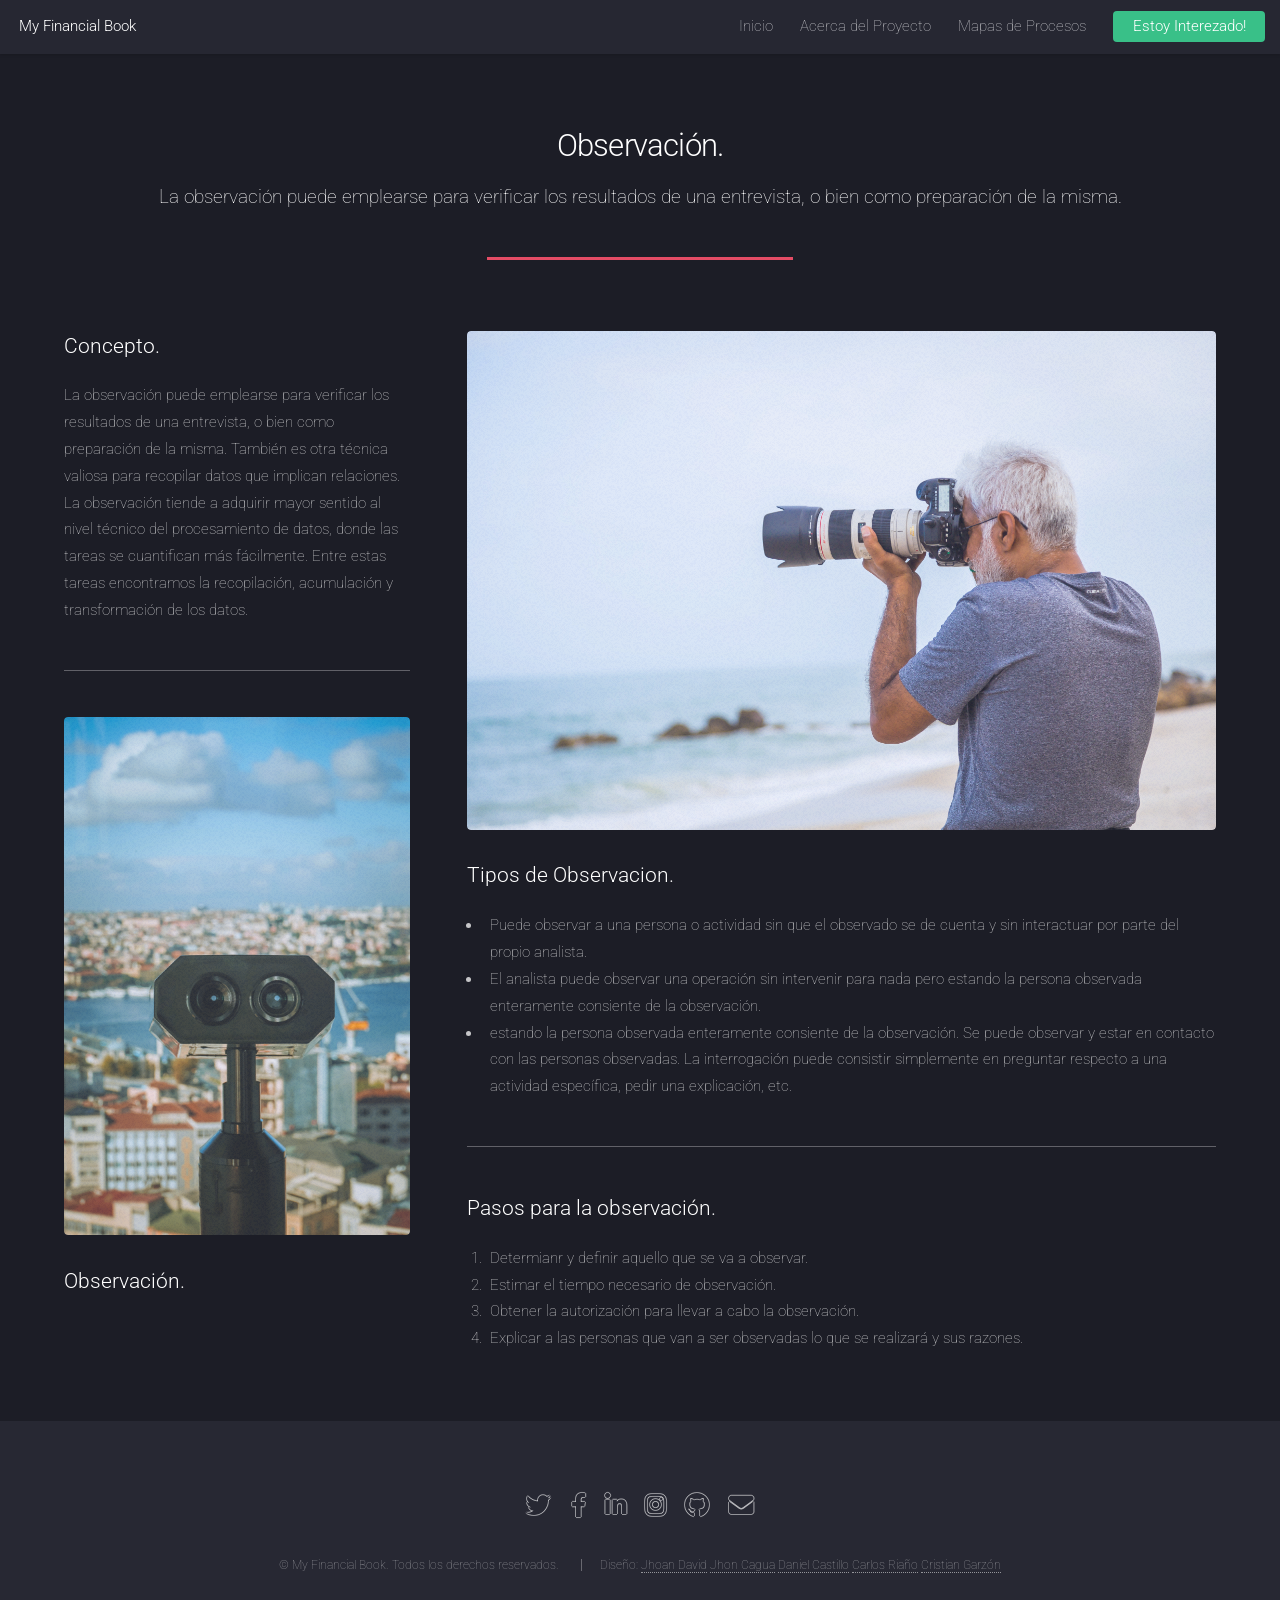
<file: Observacion-left-sidebar.html>
<!DOCTYPE HTML>

<html>

<head>
	<title>Tecnicas de Recoleccion de Datos - Observación.</title>
	<meta charset="utf-8" />
	<meta name="viewport" content="width=device-width, initial-scale=1, user-scalable=no" />
	<link rel="stylesheet" href="assets/css/main.css" />
	<noscript>
		<link rel="stylesheet" href="assets/css/noscript.css" />
	</noscript>
</head>

<body class="is-preload">
	<div id="page-wrapper">

		<!-- Cabecera -->
		<header id="header">
			<h1 id="logo"><a href="index.html">My Financial Book</a></h1>
			<nav id="nav">
				<ul>
					<li><a href="index.html">Inicio</a></li>
					<li>
						<a href="#">Acerca del Proyecto</a>
						<ul>
							<li><a href="left-sidebar.html">Objetivos</a></li>
							<li><a href="right-sidebar.html">¿Como surgió el Proyecto?</a></li>
							<li><a href="no-sidebar.html">Aspectos Positivos</a></li>
							<li><a href="negativo-no-sidebar.html">Aspectos Negativos</a></li>
							<li><a href="producto-no-sidebar.html">Producto Final y/o Resultado</a></li>
							<li><a href="Cronograma-right-sidebar.html">Cronograma de Actividades</a></li>
							<li>
								<a href="#">Tecnicas 
									de Recolección de Datos</a>
								<ul>
									<li><a href="Entrevista-left-sidebar.html">Entrevista</a></li>
									<li><a href="Encuesta-left-sidebar.html">Encuesta</a></li>
									<li><a href="Observacion-left-sidebar.html">Observación</a></li>
									<li><a href="Diccionario-left-sidebar.html">Diccionario de Datos</a></li>
									<li><a href="Diagrama-left-sidebar.html">Diagrama de Flujo</a></li>
								</ul>
							</li>
						</ul>
					</li>
					<li><a href="elements.html">Mapas de Procesos</a></li>
					<li><a href="#Intermedio" class="button primary">Estoy Interezado!</a></li>
				</ul>
			</nav>
		</header>



		<!-- Main -->
		<div id="main" class="wrapper style1">
			<div class="container">
				<header class="major">
					<h2>Observación.</h2>
					<p>La observación puede emplearse para verificar los resultados de una entrevista, o bien como preparación de la misma.</p>
				</header>
				<div class="row gtr-150">
					<div class="col-4 col-12-medium">

						<!-- Sidebar -->
						<section id="sidebar">
							<section>
								<h3>Concepto. </h3>
								<p>La observación puede emplearse para verificar los resultados de una entrevista, o
									bien como preparación de la misma. También es otra técnica valiosa para
									recopilar datos que implican relaciones. La observación tiende a adquirir mayor
									sentido al nivel técnico del procesamiento de datos, donde las tareas se
									cuantifican más fácilmente. Entre estas tareas encontramos la recopilación,
									acumulación y transformación de los datos.
									
								</p>
								<footer>

								</footer>
							</section>
							<hr />
							<section>
								<a href="#" class="image fit"><img src="images/observacion.jpg" alt="" /></a>
								<h3>Observación.</h3>
								<footer>

								</footer>
							</section>
						</section>

					</div>
					<div class="col-8 col-12-medium imp-medium">

						<!-- Content -->
						<section id="content">
							<a href="#" class="image fit"><img src="images/observacion1.jpg" alt="" /></a>
							<h3>Tipos de Observacion.</h3>
							<ul>
								<li>Puede observar a una persona o actividad sin que el observado se de
									cuenta y sin interactuar por parte del propio analista.
									</li>
								<li>El analista puede observar una operación sin intervenir para nada pero
									estando la persona observada enteramente consiente de la observación.
									</li>
								<li>estando la persona observada enteramente consiente de la observación.
									Se puede observar y estar en contacto con las personas observadas. La
									interrogación puede consistir simplemente en preguntar respecto a una
									actividad específica, pedir una explicación, etc.
									</li>
						
							</ul>

							<hr>
							<h3>Pasos para la observación.</h3>
							<ol>
								<li>Determianr y definir aquello que se va a observar.</li>
								<li>Estimar el tiempo necesario de observación.</li>
								<li>Obtener la autorización para llevar a cabo la observación.</li>
								<li>Explicar a las personas que van a ser observadas lo que se realizará y sus razones.</li>
							</ol>
						</section>

					</div>
				</div>
			</div>
		</div>


		<!-- Footer -->
		<footer id="footer">
			<ul class="icons">
				<li>
					<a href="#" class="icon brands alt fa-twitter"><span class="label">Twitter</span></a>
				</li>
				<li>
					<a href="#" class="icon brands alt fa-facebook-f"><span class="label">Facebook</span></a>
				</li>
				<li>
					<a href="#" class="icon brands alt fa-linkedin-in"><span class="label">LinkedIn</span></a>
				</li>
				<li>
					<a href="#" class="icon brands alt fa-instagram"><span class="label">Instagram</span></a>
				</li>
				<li>
					<a href="#" class="icon brands alt fa-github"><span class="label">GitHub</span></a>
				</li>
				<li>
					<a href="#" class="icon solid alt fa-envelope"><span class="label">Email</span></a>
				</li>
			</ul>
			<ul class="copyright">
				<li>&copy; My Financial Book. Todos los derechos reservados.</li>
				<li>
					Diseño: <a href="">Jhoan David</a>
					<a href="">Jhon Cagua</a>
					<a href="">Daniel Castillo</a>
					<a href="">Carlos Riaño</a>
					<a href="">Cristian Garzón</a>
				</li>
			</ul>
		</footer>

	</div>

	<!-- Scripts -->
	<script src="assets/js/jquery.min.js"></script>
	<script src="assets/js/jquery.scrolly.min.js"></script>
	<script src="assets/js/jquery.dropotron.min.js"></script>
	<script src="assets/js/jquery.scrollex.min.js"></script>
	<script src="assets/js/browser.min.js"></script>
	<script src="assets/js/breakpoints.min.js"></script>
	<script src="assets/js/util.js"></script>
	<script src="assets/js/main.js"></script>

</body>

</html>
</file>
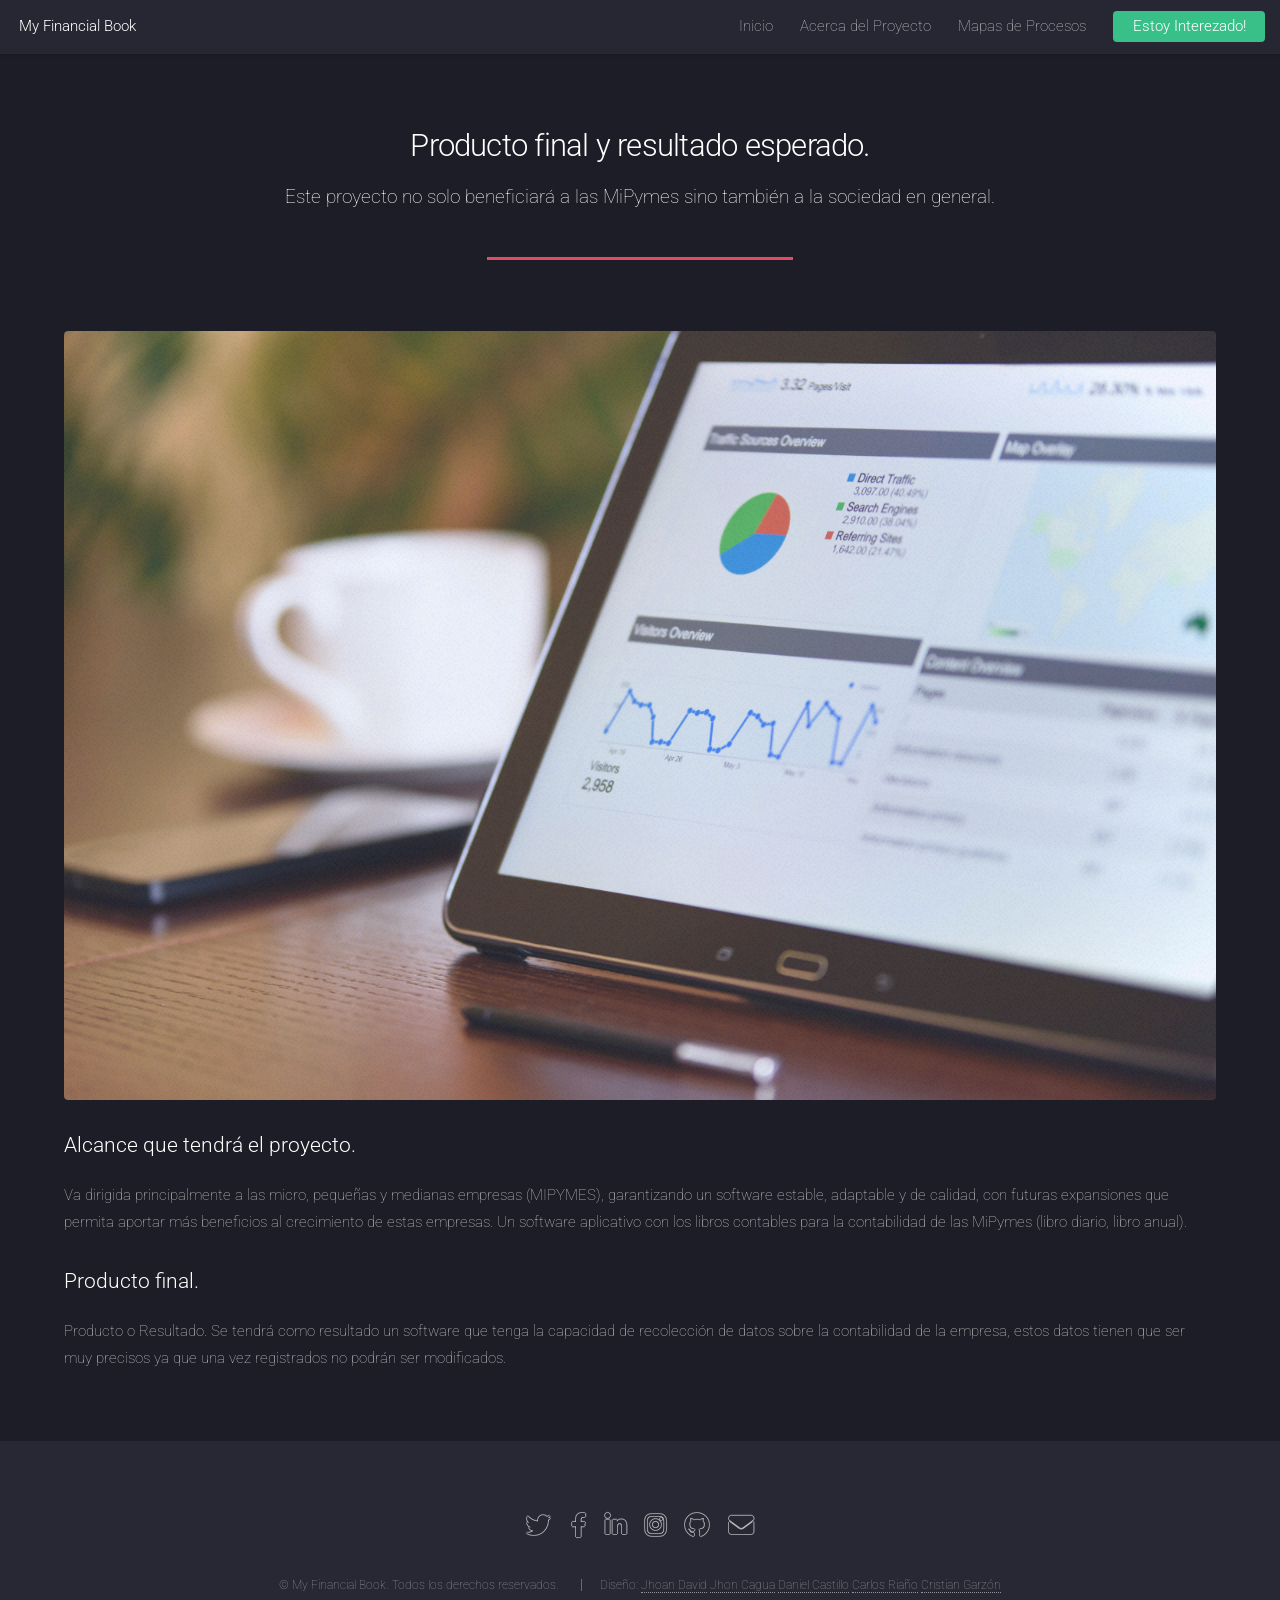
<file: producto-no-sidebar.html>
<!DOCTYPE HTML>
<!--
	Landed by HTML5 UP
	html5up.net | @ajlkn
	Free for personal and commercial use under the CCA 3.0 license (html5up.net/license)
-->
<html>
	<head>
		<title>Aspectos Positivos del Proyecto.</title>
		<meta charset="utf-8" />
		<meta name="viewport" content="width=device-width, initial-scale=1, user-scalable=no" />
		<link rel="stylesheet" href="assets/css/main.css" />
		<noscript><link rel="stylesheet" href="assets/css/noscript.css" /></noscript>
	</head>
	<body class="is-preload">
		<div id="page-wrapper">

			<!-- Cabecera -->
			<header id="header">
				<h1 id="logo"><a href="index.html">My Financial Book</a></h1>
				<nav id="nav">
					<ul>
						<li><a href="index.html">Inicio</a></li>
						<li>
							<a href="#">Acerca del Proyecto</a>
							<ul>
								<li><a href="left-sidebar.html">Objetivos</a></li>
								<li><a href="right-sidebar.html">¿Como surgió el Proyecto?</a></li>
								<li><a href="no-sidebar.html">Aspectos Positivos</a></li>
								<li><a href="negativo-no-sidebar.html">Aspectos Negativos</a></li>
								<li><a href="producto-no-sidebar.html">Producto Final y/o Resultado</a></li>
								<li><a href="Cronograma-right-sidebar.html">Cronograma de Actividades</a></li>
								<li>
									<a href="#">Tecnicas 
										de Recolección de Datos</a>
									<ul>
										<li><a href="Entrevista-left-sidebar.html">Entrevista</a></li>
										<li><a href="Encuesta-left-sidebar.html">Encuesta</a></li>
										<li><a href="Observacion-left-sidebar.html">Observación</a></li>
										<li><a href="Diccionario-left-sidebar.html">Diccionario de Datos</a></li>
										<li><a href="Diagrama-left-sidebar.html">Diagrama de Flujo</a></li>
									</ul>
								</li>
							</ul>
						</li>
						<li><a href="elements.html">Mapas de Procesos</a></li>
						<li><a href="#Intermedio" class="button primary">Estoy Interezado!</a></li>
					</ul>
				</nav>
			</header>


			
			<!-- Main -->
				<div id="main" class="wrapper style1">
					<div class="container">
						<header class="major">
							<h2>Producto final y resultado esperado.</h2>
							<p>Este proyecto no solo beneficiará a las MiPymes sino también a la sociedad en general.</p>
						</header>

						<!-- Content -->
							<section id="content">
								<a href="#" class="image fit"><img src="images/producto.jpg" alt="" /></a>
								<h3>Alcance que tendrá el proyecto.</h3>
								<p>Va dirigida principalmente a las micro, pequeñas y medianas empresas (MIPYMES),
									garantizando un software estable, adaptable y de calidad, con futuras expansiones que permita
									aportar más beneficios al crecimiento de estas empresas. Un software aplicativo con los libros
									contables para la contabilidad de las MiPymes (libro diario, libro anual).
									
									</p>
								<h3>Producto final.</h3>
								<p>Producto o Resultado.
									Se tendrá como resultado un software que tenga la capacidad de recolección de datos
									sobre la contabilidad de la empresa, estos datos tienen que ser muy precisos ya que una
									vez registrados no podrán ser modificados.
									
									</p>
							</section>

					</div>
				</div>

				<!-- Footer -->
				<footer id="footer">
					<ul class="icons">
						<li><a href="#" class="icon brands alt fa-twitter"><span class="label">Twitter</span></a></li>
						<li><a href="#" class="icon brands alt fa-facebook-f"><span class="label">Facebook</span></a></li>
						<li><a href="#" class="icon brands alt fa-linkedin-in"><span class="label">LinkedIn</span></a></li>
						<li><a href="#" class="icon brands alt fa-instagram"><span class="label">Instagram</span></a></li>
						<li><a href="#" class="icon brands alt fa-github"><span class="label">GitHub</span></a></li>
						<li><a href="#" class="icon solid alt fa-envelope"><span class="label">Email</span></a></li>
					</ul>
					<ul class="copyright">
						<li>&copy; My Financial Book. Todos los derechos reservados.</li>
						<li>Diseño: <a href="">Jhoan David</a>
							<a href="">Jhon Cagua</a>
							<a href="">Daniel Castillo</a>
							<a href="">Carlos Riaño</a>
							<a href="">Cristian Garzón</a>
						</li>
					</ul>
				</footer>
		</div>

		<!-- Scripts -->
			<script src="assets/js/jquery.min.js"></script>
			<script src="assets/js/jquery.scrolly.min.js"></script>
			<script src="assets/js/jquery.dropotron.min.js"></script>
			<script src="assets/js/jquery.scrollex.min.js"></script>
			<script src="assets/js/browser.min.js"></script>
			<script src="assets/js/breakpoints.min.js"></script>
			<script src="assets/js/util.js"></script>
			<script src="assets/js/main.js"></script>

	</body>
</html>
</file>
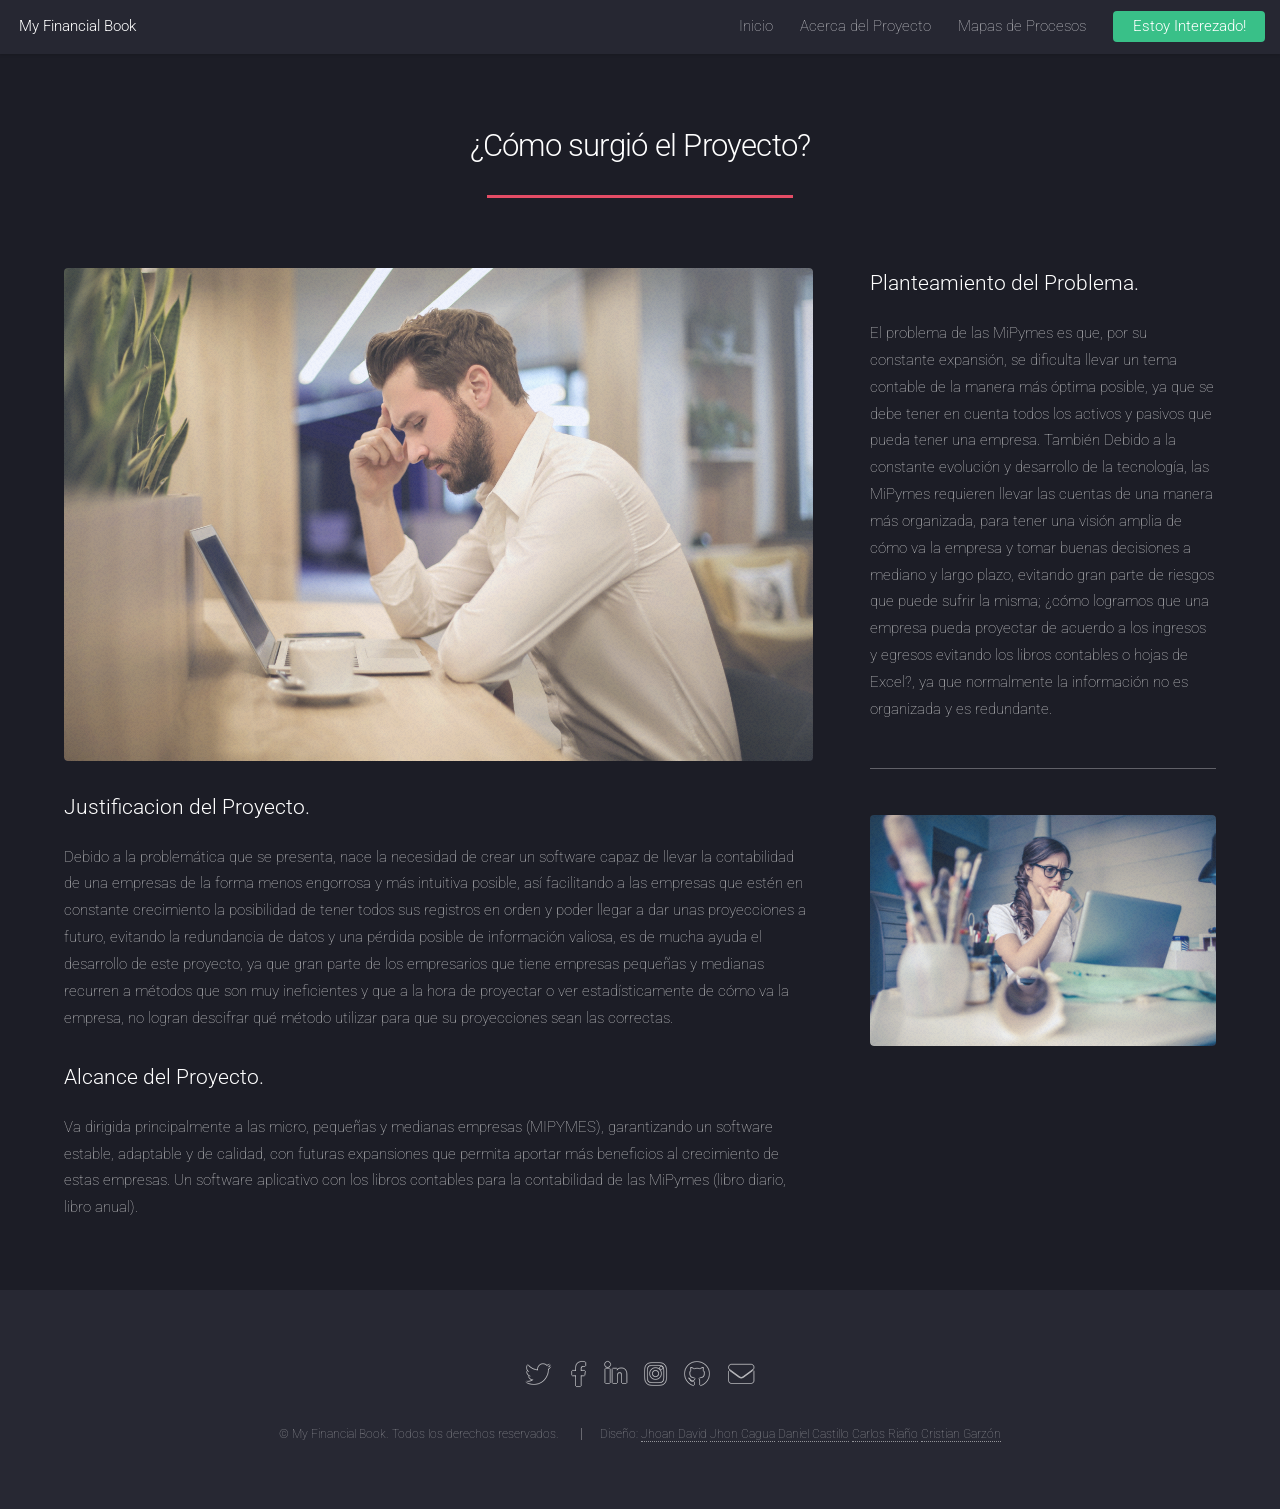
<file: right-sidebar.html>
<!DOCTYPE HTML>
<!--
	Landed by HTML5 UP
	html5up.net | @ajlkn
	Free for personal and commercial use under the CCA 3.0 license (html5up.net/license)
-->
<html>
	<head>
		<title>¿Cómo surgió el Proyecto?</title>
		<meta charset="utf-8" />
		<meta name="viewport" content="width=device-width, initial-scale=1, user-scalable=no" />
		<link rel="stylesheet" href="assets/css/main.css" />
		<noscript><link rel="stylesheet" href="assets/css/noscript.css" /></noscript>
	</head>
	<body class="is-preload">
		<div id="page-wrapper">

			<!-- Cabecera -->
			<header id="header">
				<h1 id="logo"><a href="index.html">My Financial Book</a></h1>
				<nav id="nav">
					<ul>
						<li><a href="index.html">Inicio</a></li>
						<li>
							<a href="#">Acerca del Proyecto</a>
							<ul>
								<li><a href="left-sidebar.html">Objetivos</a></li>
								<li><a href="right-sidebar.html">¿Como surgió el Proyecto?</a></li>
								<li><a href="no-sidebar.html">Aspectos Positivos</a></li>
								<li><a href="negativo-no-sidebar.html">Aspectos Negativos</a></li>
								<li><a href="producto-no-sidebar.html">Producto Final y/o Resultado</a></li>
								<li><a href="Cronograma-right-sidebar.html">Cronograma de Actividades</a></li>
								<li>
									<a href="#">Tecnicas 
										de Recolección de Datos</a>
									<ul>
										<li><a href="Entrevista-left-sidebar.html">Entrevista</a></li>
										<li><a href="Encuesta-left-sidebar.html">Encuesta</a></li>
										<li><a href="Observacion-left-sidebar.html">Observación</a></li>
										<li><a href="Diccionario-left-sidebar.html">Diccionario de Datos</a></li>
										<li><a href="Diagrama-left-sidebar.html">Diagrama de Flujo</a></li>
									</ul>
								</li>
							</ul>
						</li>
						<li><a href="elements.html">Mapas de Procesos</a></li>
						<li><a href="#Intermedio" class="button primary">Estoy Interezado!</a></li>
					</ul>
				</nav>
			</header>

			<!-- Main -->
				<div id="main" class="wrapper style1">
					<div class="container">
						<header class="major">
							<h2>¿Cómo surgió el Proyecto?</h2>
							
							<p></p>
						</header>
						<div class="row gtr-150">
							<div class="col-8 col-12-medium">

								<!-- Content -->
									<section id="content">
										<a href="#" class="image fit"><img src="images/problema1.jpg" alt="" /></a>
										<h3>Justificacion del Proyecto.</h3>
										<p>Debido a la problemática que se presenta, nace la necesidad de crear un software capaz de
											llevar la contabilidad de una empresas de la forma menos engorrosa y más intuitiva posible,
											así facilitando a las empresas que estén en constante crecimiento la posibilidad de tener todos
											sus registros en orden y poder llegar a dar unas proyecciones a futuro, evitando la redundancia
											de datos y una pérdida posible de información valiosa, es de mucha ayuda el desarrollo de este
											proyecto, ya que gran parte de los empresarios que tiene empresas pequeñas y medianas
											recurren a métodos que son muy ineficientes y que a la hora de proyectar o ver estadísticamente
											de cómo va la empresa, no logran descifrar qué método utilizar para que su proyecciones sean
											las correctas.
											</p>										
										<h3>Alcance del Proyecto.</h3>
										<p>Va dirigida principalmente a las micro, pequeñas y medianas empresas (MIPYMES),
											garantizando un software estable, adaptable y de calidad, con futuras expansiones que permita
											aportar más beneficios al crecimiento de estas empresas. Un software aplicativo con los libros
											contables para la contabilidad de las MiPymes (libro diario, libro anual).
											</p>
										
									</section>

							</div>
							<div class="col-4 col-12-medium">

								<!-- Sidebar -->
									<section id="sidebar">
										<section>
											<h3>Planteamiento del Problema.</h3>
											<p>El problema de las MiPymes es que, por su constante expansión, se dificulta llevar un tema
												contable de la manera más óptima posible, ya que se debe tener en cuenta todos los activos y
												pasivos que pueda tener una empresa. También Debido a la constante evolución y desarrollo
												de la tecnología, las MiPymes requieren llevar las cuentas de una manera más organizada, para
												tener una visión amplia de cómo va la empresa y tomar buenas decisiones a mediano y largo
												plazo, evitando gran parte de riesgos que puede sufrir la misma; ¿cómo logramos que una
												empresa pueda proyectar de acuerdo a los ingresos y egresos evitando los libros contables o
												hojas de Excel?, ya que normalmente la información no es organizada y es redundante.
												</p>
											<footer>
												
											</footer>
										</section>
										<hr />
										<section>
											<a href="#" class="image fit"><img src="images/problema2.jpg" alt="" /></a>
											
										</section>
									</section>

							</div>
						</div>
					</div>
				</div>

				<!-- Footer -->
				<footer id="footer">
					<ul class="icons">
						<li><a href="#" class="icon brands alt fa-twitter"><span class="label">Twitter</span></a></li>
						<li><a href="#" class="icon brands alt fa-facebook-f"><span class="label">Facebook</span></a></li>
						<li><a href="#" class="icon brands alt fa-linkedin-in"><span class="label">LinkedIn</span></a></li>
						<li><a href="#" class="icon brands alt fa-instagram"><span class="label">Instagram</span></a></li>
						<li><a href="#" class="icon brands alt fa-github"><span class="label">GitHub</span></a></li>
						<li><a href="#" class="icon solid alt fa-envelope"><span class="label">Email</span></a></li>
					</ul>
					<ul class="copyright">
						<li>&copy; My Financial Book. Todos los derechos reservados.</li>
						<li>Diseño: <a href="">Jhoan David</a>
							<a href="">Jhon Cagua</a>
							<a href="">Daniel Castillo</a>
							<a href="">Carlos Riaño</a>
							<a href="">Cristian Garzón</a>
						</li>
					</ul>
				</footer>
		</div>

		<!-- Scripts -->
			<script src="assets/js/jquery.min.js"></script>
			<script src="assets/js/jquery.scrolly.min.js"></script>
			<script src="assets/js/jquery.dropotron.min.js"></script>
			<script src="assets/js/jquery.scrollex.min.js"></script>
			<script src="assets/js/browser.min.js"></script>
			<script src="assets/js/breakpoints.min.js"></script>
			<script src="assets/js/util.js"></script>
			<script src="assets/js/main.js"></script>

	</body>
</html>
</file>
<file: assets/css/acercaNosotros.css>
.testimony__grid{
    width: 100%;
    display: grid;
    grid-template-columns: 1fr 1fr;
    gap: 30px;
}

.testimony__item{
    width: 95%;
    margin: 0 auto;
    background: var(--color-secondary);
    box-shadow: 0 8px 10px rgba(66, 66, 66, .5);
    border-radius: 7px;
    padding: 30px 25px;
    color: #fff;
    margin-bottom: 50px;
}

.testimony__person{
    display: flex;
    align-items: center;
    margin-bottom: 20px;
}

.testimony__img{
    width: 100px;
    min-width: 100px;
    height: 100px;
    object-fit: cover;
    object-position: top;
    border-radius: 50%;
    border: 3px solid #fff;
    margin-right: 30px;
}

.testimony__name{
    font-size: 1.5rem;
    margin-bottom: 10px;
}

.testimony__verification{
    color: #E0AFA0;
    font-weight: 700;
}

.testimony__review{
    font-weight: 500;
}

.testimony__item__ultimate{
    width: 95%;
    margin: 0 auto;
    background: var(--color-secondary);
    box-shadow: 0 8px 10px rgba(66, 66, 66, .5);
    border-radius: 7px;
    padding: 30px 25px;
    color: #fff;
    margin-bottom: 50px;
}
</file>
<file: assets/css/noscript.css>
/*
	Landed by HTML5 UP
	html5up.net | @ajlkn
	Free for personal and commercial use under the CCA 3.0 license (html5up.net/license)
*/

/* Loader */

	body.landing.is-preload:before {
		display: none;
	}

	body.landing.is-preload:after {
		display: none;
	}
</file>
<file: assets/css/main.css>
@import url("fontawesome-all.min.css");
@import url("https://fonts.googleapis.com/css?family=Roboto:100,300,100italic,300italic");

/*
	Landed by HTML5 UP
	html5up.net | @ajlkn
	Free for personal and commercial use under the CCA 3.0 license (html5up.net/license)
*/

html, body, div, span, applet, object,
iframe, h1, h2, h3, h4, h5, h6, p, blockquote,
pre, a, abbr, acronym, address, big, cite,
code, del, dfn, em, img, ins, kbd, q, s, samp,
small, strike, strong, sub, sup, tt, var, b,
u, i, center, dl, dt, dd, ol, ul, li, fieldset,
form, label, legend, table, caption, tbody,
tfoot, thead, tr, th, td, article, aside,
canvas, details, embed, figure, figcaption,
footer, header, hgroup, menu, nav, output, ruby,
section, summary, time, mark, audio, video {
	margin: 0;
	padding: 0;
	border: 0;
	font-size: 100%;
	font: inherit;
	vertical-align: baseline;}

article, aside, details, figcaption, figure,
footer, header, hgroup, menu, nav, section {
	display: block;}

body {
	line-height: 1;
}

ol, ul {
	list-style: none;
}

blockquote, q {
	quotes: none;
}

	blockquote:before, blockquote:after, q:before, q:after {
		content: '';
		content: none;
	}

table {
	border-collapse: collapse;
	border-spacing: 0;
}

body {
	-webkit-text-size-adjust: none;
}

mark {
	background-color: transparent;
	color: inherit;
}

input::-moz-focus-inner {
	border: 0;
	padding: 0;
}

input, select, textarea {
	-moz-appearance: none;
	-webkit-appearance: none;
	-ms-appearance: none;
	appearance: none;
}

/* Basic */

	html {
		box-sizing: border-box;
	}

	*, *:before, *:after {
		box-sizing: inherit;
	}

	html, body {
		background: #1c1d26;
	}

	body.is-preload *, body.is-preload *:before, body.is-preload *:after {
		-moz-animation: none !important;
		-webkit-animation: none !important;
		-ms-animation: none !important;
		animation: none !important;
		-moz-transition: none !important;
		-webkit-transition: none !important;
		-ms-transition: none !important;
		transition: none !important;
	}

	body, input, select, textarea {
		color: rgba(255, 255, 255, 0.75);
		font-family: "Roboto", Helvetica, sans-serif;
		font-size: 15pt;
		font-weight: 100;
		line-height: 1.75em;
	}

	a {
		-moz-transition: border-color 0.2s ease-in-out, color 0.2s ease-in-out;
		-webkit-transition: border-color 0.2s ease-in-out, color 0.2s ease-in-out;
		-ms-transition: border-color 0.2s ease-in-out, color 0.2s ease-in-out;
		transition: border-color 0.2s ease-in-out, color 0.2s ease-in-out;
		border-bottom: dotted 1px;
		color: #e44c65;
		text-decoration: none;
	}

		a:hover {
			color: #e44c65 !important;
			border-bottom-color: transparent;
		}

	strong, b {
		color: #ffffff;
		font-weight: 300;
	}

	em, i {
		font-style: italic;
	}

	p {
		margin: 0 0 2em 0;
	}

	h1, h2, h3, h4, h5, h6 {
		color: #ffffff;
		font-weight: 300;
		line-height: 1em;
		margin: 0 0 1em 0;
	}

		h1 a, h2 a, h3 a, h4 a, h5 a, h6 a {
			color: inherit;
			border: 0;
		}

	h2 {
		font-size: 2em;
		line-height: 1.5em;
		letter-spacing: -0.025em;
	}

	h3 {
		font-size: 1.35em;
		line-height: 1.5em;
	}

	h4 {
		font-size: 1.1em;
		line-height: 1.5em;
	}

	h5 {
		font-size: 0.9em;
		line-height: 1.5em;
	}

	h6 {
		font-size: 0.7em;
		line-height: 1.5em;
	}

	sub {
		font-size: 0.8em;
		position: relative;
		top: 0.5em;
	}

	sup {
		font-size: 0.8em;
		position: relative;
		top: -0.5em;
	}

	hr {
		border: 0;
		border-bottom: solid 1px rgba(255, 255, 255, 0.3);
		margin: 3em 0;
	}

		hr.major {
			margin: 4em 0;
		}

	blockquote {
		border-left: solid 4px rgba(255, 255, 255, 0.3);
		font-style: italic;
		margin: 0 0 2em 0;
		padding: 0.5em 0 0.5em 2em;
	}

	code {
		background: rgba(255, 255, 255, 0.075);
		border-radius: 4px;
		font-family: "Courier New", monospace;
		font-size: 0.9em;
		margin: 0 0.25em;
		padding: 0.25em 0.65em;
	}

	pre {
		-webkit-overflow-scrolling: touch;
		font-family: "Courier New", monospace;
		font-size: 0.9em;
		margin: 0 0 2em 0;
	}

		pre code {
			display: block;
			line-height: 1.75em;
			padding: 1em 1.5em;
			overflow-x: auto;
		}

	.align-left {
		text-align: left;
	}

	.align-center {
		text-align: center;
	}

	.align-right {
		text-align: right;
	}

/* Loader */

	@-moz-keyframes spinner-show {
		0% {
			opacity: 0;
		}

		100% {
			opacity: 1;
		}
	}

	@-webkit-keyframes spinner-show {
		0% {
			opacity: 0;
		}

		100% {
			opacity: 1;
		}
	}

	@-ms-keyframes spinner-show {
		0% {
			opacity: 0;
		}

		100% {
			opacity: 1;
		}
	}

	@keyframes spinner-show {
		0% {
			opacity: 0;
		}

		100% {
			opacity: 1;
		}
	}

	@-moz-keyframes spinner-hide {
		0% {
			color: rgba(255, 255, 255, 0.15);
			z-index: 100001;
			-moz-transform: scale(1) rotate(0deg);
			-webkit-transform: scale(1) rotate(0deg);
			-ms-transform: scale(1) rotate(0deg);
			transform: scale(1) rotate(0deg);
		}

		99% {
			color: #1c1d26;
			z-index: 100001;
			-moz-transform: scale(0.5) rotate(360deg);
			-webkit-transform: scale(0.5) rotate(360deg);
			-ms-transform: scale(0.5) rotate(360deg);
			transform: scale(0.5) rotate(360deg);
		}

		100% {
			color: #1c1d26;
			z-index: -1;
			-moz-transform: scale(0.5) rotate(360deg);
			-webkit-transform: scale(0.5) rotate(360deg);
			-ms-transform: scale(0.5) rotate(360deg);
			transform: scale(0.5) rotate(360deg);
		}
	}

	@-webkit-keyframes spinner-hide {
		0% {
			color: rgba(255, 255, 255, 0.15);
			z-index: 100001;
			-moz-transform: scale(1) rotate(0deg);
			-webkit-transform: scale(1) rotate(0deg);
			-ms-transform: scale(1) rotate(0deg);
			transform: scale(1) rotate(0deg);
		}

		99% {
			color: #1c1d26;
			z-index: 100001;
			-moz-transform: scale(0.5) rotate(360deg);
			-webkit-transform: scale(0.5) rotate(360deg);
			-ms-transform: scale(0.5) rotate(360deg);
			transform: scale(0.5) rotate(360deg);
		}

		100% {
			color: #1c1d26;
			z-index: -1;
			-moz-transform: scale(0.5) rotate(360deg);
			-webkit-transform: scale(0.5) rotate(360deg);
			-ms-transform: scale(0.5) rotate(360deg);
			transform: scale(0.5) rotate(360deg);
		}
	}

	@-ms-keyframes spinner-hide {
		0% {
			color: rgba(255, 255, 255, 0.15);
			z-index: 100001;
			-moz-transform: scale(1) rotate(0deg);
			-webkit-transform: scale(1) rotate(0deg);
			-ms-transform: scale(1) rotate(0deg);
			transform: scale(1) rotate(0deg);
		}

		99% {
			color: #1c1d26;
			z-index: 100001;
			-moz-transform: scale(0.5) rotate(360deg);
			-webkit-transform: scale(0.5) rotate(360deg);
			-ms-transform: scale(0.5) rotate(360deg);
			transform: scale(0.5) rotate(360deg);
		}

		100% {
			color: #1c1d26;
			z-index: -1;
			-moz-transform: scale(0.5) rotate(360deg);
			-webkit-transform: scale(0.5) rotate(360deg);
			-ms-transform: scale(0.5) rotate(360deg);
			transform: scale(0.5) rotate(360deg);
		}
	}

	@keyframes spinner-hide {
		0% {
			color: rgba(255, 255, 255, 0.15);
			z-index: 100001;
			-moz-transform: scale(1) rotate(0deg);
			-webkit-transform: scale(1) rotate(0deg);
			-ms-transform: scale(1) rotate(0deg);
			transform: scale(1) rotate(0deg);
		}

		99% {
			color: #1c1d26;
			z-index: 100001;
			-moz-transform: scale(0.5) rotate(360deg);
			-webkit-transform: scale(0.5) rotate(360deg);
			-ms-transform: scale(0.5) rotate(360deg);
			transform: scale(0.5) rotate(360deg);
		}

		100% {
			color: #1c1d26;
			z-index: -1;
			-moz-transform: scale(0.5) rotate(360deg);
			-webkit-transform: scale(0.5) rotate(360deg);
			-ms-transform: scale(0.5) rotate(360deg);
			transform: scale(0.5) rotate(360deg);
		}
	}

	@-moz-keyframes spinner-rotate {
		0% {
			-moz-transform: scale(1) rotate(0deg);
			-webkit-transform: scale(1) rotate(0deg);
			-ms-transform: scale(1) rotate(0deg);
			transform: scale(1) rotate(0deg);
		}

		100% {
			-moz-transform: scale(1) rotate(360deg);
			-webkit-transform: scale(1) rotate(360deg);
			-ms-transform: scale(1) rotate(360deg);
			transform: scale(1) rotate(360deg);
		}
	}

	@-webkit-keyframes spinner-rotate {
		0% {
			-moz-transform: scale(1) rotate(0deg);
			-webkit-transform: scale(1) rotate(0deg);
			-ms-transform: scale(1) rotate(0deg);
			transform: scale(1) rotate(0deg);
		}

		100% {
			-moz-transform: scale(1) rotate(360deg);
			-webkit-transform: scale(1) rotate(360deg);
			-ms-transform: scale(1) rotate(360deg);
			transform: scale(1) rotate(360deg);
		}
	}

	@-ms-keyframes spinner-rotate {
		0% {
			-moz-transform: scale(1) rotate(0deg);
			-webkit-transform: scale(1) rotate(0deg);
			-ms-transform: scale(1) rotate(0deg);
			transform: scale(1) rotate(0deg);
		}

		100% {
			-moz-transform: scale(1) rotate(360deg);
			-webkit-transform: scale(1) rotate(360deg);
			-ms-transform: scale(1) rotate(360deg);
			transform: scale(1) rotate(360deg);
		}
	}

	@keyframes spinner-rotate {
		0% {
			-moz-transform: scale(1) rotate(0deg);
			-webkit-transform: scale(1) rotate(0deg);
			-ms-transform: scale(1) rotate(0deg);
			transform: scale(1) rotate(0deg);
		}

		100% {
			-moz-transform: scale(1) rotate(360deg);
			-webkit-transform: scale(1) rotate(360deg);
			-ms-transform: scale(1) rotate(360deg);
			transform: scale(1) rotate(360deg);
		}
	}

	@-moz-keyframes overlay-hide {
		0% {
			opacity: 1;
			z-index: 100000;
		}

		15% {
			opacity: 1;
			z-index: 100000;
		}

		99% {
			opacity: 0;
			z-index: 100000;
		}

		100% {
			opacity: 0;
			z-index: -1;
		}
	}

	@-webkit-keyframes overlay-hide {
		0% {
			opacity: 1;
			z-index: 100000;
		}

		15% {
			opacity: 1;
			z-index: 100000;
		}

		99% {
			opacity: 0;
			z-index: 100000;
		}

		100% {
			opacity: 0;
			z-index: -1;
		}
	}

	@-ms-keyframes overlay-hide {
		0% {
			opacity: 1;
			z-index: 100000;
		}

		15% {
			opacity: 1;
			z-index: 100000;
		}

		99% {
			opacity: 0;
			z-index: 100000;
		}

		100% {
			opacity: 0;
			z-index: -1;
		}
	}

	@keyframes overlay-hide {
		0% {
			opacity: 1;
			z-index: 100000;
		}

		15% {
			opacity: 1;
			z-index: 100000;
		}

		99% {
			opacity: 0;
			z-index: 100000;
		}

		100% {
			opacity: 0;
			z-index: -1;
		}
	}

	body.landing {
		text-decoration: none;
	}

		body.landing:before {
			-moz-osx-font-smoothing: grayscale;
			-webkit-font-smoothing: antialiased;
			display: inline-block;
			font-style: normal;
			font-variant: normal;
			text-rendering: auto;
			line-height: 1;
			text-transform: none !important;
			font-family: 'Font Awesome 5 Free';
			font-weight: 900;
		}

		body.landing:before {
			-moz-animation: spinner-show 1.5s 1 0.25s ease forwards, spinner-hide 0.25s ease-in-out forwards !important;
			-webkit-animation: spinner-show 1.5s 1 0.25s ease forwards, spinner-hide 0.25s ease-in-out forwards !important;
			-ms-animation: spinner-show 1.5s 1 0.25s ease forwards, spinner-hide 0.25s ease-in-out forwards !important;
			animation: spinner-show 1.5s 1 0.25s ease forwards, spinner-hide 0.25s ease-in-out forwards !important;
			-moz-transform-origin: 50% 50%;
			-webkit-transform-origin: 50% 50%;
			-ms-transform-origin: 50% 50%;
			transform-origin: 50% 50%;
			color: rgba(255, 255, 255, 0.15);
			content: '\f1ce';
			cursor: default;
			display: block;
			font-size: 2em;
			height: 2em;
			left: 50%;
			line-height: 2em;
			margin: -1em 0 0 -1em;
			opacity: 0;
			position: fixed;
			text-align: center;
			top: 50%;
			width: 2em;
			z-index: -1;
		}

		body.landing:after {
			-moz-animation: overlay-hide 1.5s ease-in forwards !important;
			-webkit-animation: overlay-hide 1.5s ease-in forwards !important;
			-ms-animation: overlay-hide 1.5s ease-in forwards !important;
			animation: overlay-hide 1.5s ease-in forwards !important;
			background: #1c1d26;
			content: '';
			display: block;
			height: 100%;
			left: 0;
			opacity: 0;
			position: fixed;
			top: 0;
			width: 100%;
			z-index: -1;
		}

		body.landing.is-preload:before {
			-moz-animation: spinner-show 1.5s 1 0.25s ease forwards, spinner-rotate 0.75s infinite linear !important;
			-webkit-animation: spinner-show 1.5s 1 0.25s ease forwards, spinner-rotate 0.75s infinite linear !important;
			-ms-animation: spinner-show 1.5s 1 0.25s ease forwards, spinner-rotate 0.75s infinite linear !important;
			animation: spinner-show 1.5s 1 0.25s ease forwards, spinner-rotate 0.75s infinite linear !important;
			z-index: 100001;
		}

		body.landing.is-preload:after {
			-moz-animation: none !important;
			-webkit-animation: none !important;
			-ms-animation: none !important;
			animation: none !important;
			opacity: 1;
			z-index: 100000;
		}

	@media (-webkit-min-device-pixel-ratio: 2) {

		body.landing:before {
			line-height: 2.025em;
		}

	}

/* Container */

	.container {
		margin: 0 auto;
		max-width: calc(100% - 4em);
		width: 70em;
	}

		.container.xsmall {
			width: 17.5em;
		}

		.container.small {
			width: 35em;
		}

		.container.medium {
			width: 52.5em;
		}

		.container.large {
			width: 87.5em;
		}

		.container.xlarge {
			width: 105em;
		}

		.container.max {
			width: 100%;
		}

		@media screen and (max-width: 1280px) {

			.container {
				width: 90%;
				max-width: 100%;
			}

		}

		@media screen and (max-width: 980px) {

			.container {
				width: 100% !important;
			}

		}

/* Row */

	.row {
		display: flex;
		flex-wrap: wrap;
		box-sizing: border-box;
		align-items: stretch;
	}

		.row > * {
			box-sizing: border-box;
		}

		.row.gtr-uniform > * > :last-child {
			margin-bottom: 0;
		}

		.row.aln-left {
			justify-content: flex-start;
		}

		.row.aln-center {
			justify-content: center;
		}

		.row.aln-right {
			justify-content: flex-end;
		}

		.row.aln-top {
			align-items: flex-start;
		}

		.row.aln-middle {
			align-items: center;
		}

		.row.aln-bottom {
			align-items: flex-end;
		}

		.row > .imp {
			order: -1;
		}

		.row > .col-1 {
			width: 8.33333%;
		}

		.row > .off-1 {
			margin-left: 8.33333%;
		}

		.row > .col-2 {
			width: 16.66667%;
		}

		.row > .off-2 {
			margin-left: 16.66667%;
		}

		.row > .col-3 {
			width: 25%;
		}

		.row > .off-3 {
			margin-left: 25%;
		}

		.row > .col-4 {
			width: 33.33333%;
		}

		.row > .off-4 {
			margin-left: 33.33333%;
		}

		.row > .col-5 {
			width: 41.66667%;
		}

		.row > .off-5 {
			margin-left: 41.66667%;
		}

		.row > .col-6 {
			width: 50%;
		}

		.row > .off-6 {
			margin-left: 50%;
		}

		.row > .col-7 {
			width: 58.33333%;
		}

		.row > .off-7 {
			margin-left: 58.33333%;
		}

		.row > .col-8 {
			width: 66.66667%;
		}

		.row > .off-8 {
			margin-left: 66.66667%;
		}

		.row > .col-9 {
			width: 75%;
		}

		.row > .off-9 {
			margin-left: 75%;
		}

		.row > .col-10 {
			width: 83.33333%;
		}

		.row > .off-10 {
			margin-left: 83.33333%;
		}

		.row > .col-11 {
			width: 91.66667%;
		}

		.row > .off-11 {
			margin-left: 91.66667%;
		}

		.row > .col-12 {
			width: 100%;
		}

		.row > .off-12 {
			margin-left: 100%;
		}

		.row.gtr-0 {
			margin-top: 0;
			margin-left: 0em;
		}

			.row.gtr-0 > * {
				padding: 0 0 0 0em;
			}

			.row.gtr-0.gtr-uniform {
				margin-top: 0em;
			}

				.row.gtr-0.gtr-uniform > * {
					padding-top: 0em;
				}

		.row.gtr-25 {
			margin-top: 0;
			margin-left: -0.625em;
		}

			.row.gtr-25 > * {
				padding: 0 0 0 0.625em;
			}

			.row.gtr-25.gtr-uniform {
				margin-top: -0.625em;
			}

				.row.gtr-25.gtr-uniform > * {
					padding-top: 0.625em;
				}

		.row.gtr-50 {
			margin-top: 0;
			margin-left: -1.25em;
		}

			.row.gtr-50 > * {
				padding: 0 0 0 1.25em;
			}

			.row.gtr-50.gtr-uniform {
				margin-top: -1.25em;
			}

				.row.gtr-50.gtr-uniform > * {
					padding-top: 1.25em;
				}

		.row {
			margin-top: 0;
			margin-left: -2.5em;
		}

			.row > * {
				padding: 0 0 0 2.5em;
			}

			.row.gtr-uniform {
				margin-top: -2.5em;
			}

				.row.gtr-uniform > * {
					padding-top: 2.5em;
				}

		.row.gtr-150 {
			margin-top: 0;
			margin-left: -3.75em;
		}

			.row.gtr-150 > * {
				padding: 0 0 0 3.75em;
			}

			.row.gtr-150.gtr-uniform {
				margin-top: -3.75em;
			}

				.row.gtr-150.gtr-uniform > * {
					padding-top: 3.75em;
				}

		.row.gtr-200 {
			margin-top: 0;
			margin-left: -5em;
		}

			.row.gtr-200 > * {
				padding: 0 0 0 5em;
			}

			.row.gtr-200.gtr-uniform {
				margin-top: -5em;
			}

				.row.gtr-200.gtr-uniform > * {
					padding-top: 5em;
				}

		@media screen and (max-width: 1680px) {

			.row {
				display: flex;
				flex-wrap: wrap;
				box-sizing: border-box;
				align-items: stretch;
			}

				.row > * {
					box-sizing: border-box;
				}

				.row.gtr-uniform > * > :last-child {
					margin-bottom: 0;
				}

				.row.aln-left {
					justify-content: flex-start;
				}

				.row.aln-center {
					justify-content: center;
				}

				.row.aln-right {
					justify-content: flex-end;
				}

				.row.aln-top {
					align-items: flex-start;
				}

				.row.aln-middle {
					align-items: center;
				}

				.row.aln-bottom {
					align-items: flex-end;
				}

				.row > .imp-xlarge {
					order: -1;
				}

				.row > .col-1-xlarge {
					width: 8.33333%;
				}

				.row > .off-1-xlarge {
					margin-left: 8.33333%;
				}

				.row > .col-2-xlarge {
					width: 16.66667%;
				}

				.row > .off-2-xlarge {
					margin-left: 16.66667%;
				}

				.row > .col-3-xlarge {
					width: 25%;
				}

				.row > .off-3-xlarge {
					margin-left: 25%;
				}

				.row > .col-4-xlarge {
					width: 33.33333%;
				}

				.row > .off-4-xlarge {
					margin-left: 33.33333%;
				}

				.row > .col-5-xlarge {
					width: 41.66667%;
				}

				.row > .off-5-xlarge {
					margin-left: 41.66667%;
				}

				.row > .col-6-xlarge {
					width: 50%;
				}

				.row > .off-6-xlarge {
					margin-left: 50%;
				}

				.row > .col-7-xlarge {
					width: 58.33333%;
				}

				.row > .off-7-xlarge {
					margin-left: 58.33333%;
				}

				.row > .col-8-xlarge {
					width: 66.66667%;
				}

				.row > .off-8-xlarge {
					margin-left: 66.66667%;
				}

				.row > .col-9-xlarge {
					width: 75%;
				}

				.row > .off-9-xlarge {
					margin-left: 75%;
				}

				.row > .col-10-xlarge {
					width: 83.33333%;
				}

				.row > .off-10-xlarge {
					margin-left: 83.33333%;
				}

				.row > .col-11-xlarge {
					width: 91.66667%;
				}

				.row > .off-11-xlarge {
					margin-left: 91.66667%;
				}

				.row > .col-12-xlarge {
					width: 100%;
				}

				.row > .off-12-xlarge {
					margin-left: 100%;
				}

				.row.gtr-0 {
					margin-top: 0;
					margin-left: 0em;
				}

					.row.gtr-0 > * {
						padding: 0 0 0 0em;
					}

					.row.gtr-0.gtr-uniform {
						margin-top: 0em;
					}

						.row.gtr-0.gtr-uniform > * {
							padding-top: 0em;
						}

				.row.gtr-25 {
					margin-top: 0;
					margin-left: -0.625em;
				}

					.row.gtr-25 > * {
						padding: 0 0 0 0.625em;
					}

					.row.gtr-25.gtr-uniform {
						margin-top: -0.625em;
					}

						.row.gtr-25.gtr-uniform > * {
							padding-top: 0.625em;
						}

				.row.gtr-50 {
					margin-top: 0;
					margin-left: -1.25em;
				}

					.row.gtr-50 > * {
						padding: 0 0 0 1.25em;
					}

					.row.gtr-50.gtr-uniform {
						margin-top: -1.25em;
					}

						.row.gtr-50.gtr-uniform > * {
							padding-top: 1.25em;
						}

				.row {
					margin-top: 0;
					margin-left: -2.5em;
				}

					.row > * {
						padding: 0 0 0 2.5em;
					}

					.row.gtr-uniform {
						margin-top: -2.5em;
					}

						.row.gtr-uniform > * {
							padding-top: 2.5em;
						}

				.row.gtr-150 {
					margin-top: 0;
					margin-left: -3.75em;
				}

					.row.gtr-150 > * {
						padding: 0 0 0 3.75em;
					}

					.row.gtr-150.gtr-uniform {
						margin-top: -3.75em;
					}

						.row.gtr-150.gtr-uniform > * {
							padding-top: 3.75em;
						}

				.row.gtr-200 {
					margin-top: 0;
					margin-left: -5em;
				}

					.row.gtr-200 > * {
						padding: 0 0 0 5em;
					}

					.row.gtr-200.gtr-uniform {
						margin-top: -5em;
					}

						.row.gtr-200.gtr-uniform > * {
							padding-top: 5em;
						}

		}

		@media screen and (max-width: 1280px) {

			.row {
				display: flex;
				flex-wrap: wrap;
				box-sizing: border-box;
				align-items: stretch;
			}

				.row > * {
					box-sizing: border-box;
				}

				.row.gtr-uniform > * > :last-child {
					margin-bottom: 0;
				}

				.row.aln-left {
					justify-content: flex-start;
				}

				.row.aln-center {
					justify-content: center;
				}

				.row.aln-right {
					justify-content: flex-end;
				}

				.row.aln-top {
					align-items: flex-start;
				}

				.row.aln-middle {
					align-items: center;
				}

				.row.aln-bottom {
					align-items: flex-end;
				}

				.row > .imp-large {
					order: -1;
				}

				.row > .col-1-large {
					width: 8.33333%;
				}

				.row > .off-1-large {
					margin-left: 8.33333%;
				}

				.row > .col-2-large {
					width: 16.66667%;
				}

				.row > .off-2-large {
					margin-left: 16.66667%;
				}

				.row > .col-3-large {
					width: 25%;
				}

				.row > .off-3-large {
					margin-left: 25%;
				}

				.row > .col-4-large {
					width: 33.33333%;
				}

				.row > .off-4-large {
					margin-left: 33.33333%;
				}

				.row > .col-5-large {
					width: 41.66667%;
				}

				.row > .off-5-large {
					margin-left: 41.66667%;
				}

				.row > .col-6-large {
					width: 50%;
				}

				.row > .off-6-large {
					margin-left: 50%;
				}

				.row > .col-7-large {
					width: 58.33333%;
				}

				.row > .off-7-large {
					margin-left: 58.33333%;
				}

				.row > .col-8-large {
					width: 66.66667%;
				}

				.row > .off-8-large {
					margin-left: 66.66667%;
				}

				.row > .col-9-large {
					width: 75%;
				}

				.row > .off-9-large {
					margin-left: 75%;
				}

				.row > .col-10-large {
					width: 83.33333%;
				}

				.row > .off-10-large {
					margin-left: 83.33333%;
				}

				.row > .col-11-large {
					width: 91.66667%;
				}

				.row > .off-11-large {
					margin-left: 91.66667%;
				}

				.row > .col-12-large {
					width: 100%;
				}

				.row > .off-12-large {
					margin-left: 100%;
				}

				.row.gtr-0 {
					margin-top: 0;
					margin-left: 0em;
				}

					.row.gtr-0 > * {
						padding: 0 0 0 0em;
					}

					.row.gtr-0.gtr-uniform {
						margin-top: 0em;
					}

						.row.gtr-0.gtr-uniform > * {
							padding-top: 0em;
						}

				.row.gtr-25 {
					margin-top: 0;
					margin-left: -0.625em;
				}

					.row.gtr-25 > * {
						padding: 0 0 0 0.625em;
					}

					.row.gtr-25.gtr-uniform {
						margin-top: -0.625em;
					}

						.row.gtr-25.gtr-uniform > * {
							padding-top: 0.625em;
						}

				.row.gtr-50 {
					margin-top: 0;
					margin-left: -1.25em;
				}

					.row.gtr-50 > * {
						padding: 0 0 0 1.25em;
					}

					.row.gtr-50.gtr-uniform {
						margin-top: -1.25em;
					}

						.row.gtr-50.gtr-uniform > * {
							padding-top: 1.25em;
						}

				.row {
					margin-top: 0;
					margin-left: -2.5em;
				}

					.row > * {
						padding: 0 0 0 2.5em;
					}

					.row.gtr-uniform {
						margin-top: -2.5em;
					}

						.row.gtr-uniform > * {
							padding-top: 2.5em;
						}

				.row.gtr-150 {
					margin-top: 0;
					margin-left: -3.75em;
				}

					.row.gtr-150 > * {
						padding: 0 0 0 3.75em;
					}

					.row.gtr-150.gtr-uniform {
						margin-top: -3.75em;
					}

						.row.gtr-150.gtr-uniform > * {
							padding-top: 3.75em;
						}

				.row.gtr-200 {
					margin-top: 0;
					margin-left: -5em;
				}

					.row.gtr-200 > * {
						padding: 0 0 0 5em;
					}

					.row.gtr-200.gtr-uniform {
						margin-top: -5em;
					}

						.row.gtr-200.gtr-uniform > * {
							padding-top: 5em;
						}

		}

		@media screen and (max-width: 980px) {

			.row {
				display: flex;
				flex-wrap: wrap;
				box-sizing: border-box;
				align-items: stretch;
			}

				.row > * {
					box-sizing: border-box;
				}

				.row.gtr-uniform > * > :last-child {
					margin-bottom: 0;
				}

				.row.aln-left {
					justify-content: flex-start;
				}

				.row.aln-center {
					justify-content: center;
				}

				.row.aln-right {
					justify-content: flex-end;
				}

				.row.aln-top {
					align-items: flex-start;
				}

				.row.aln-middle {
					align-items: center;
				}

				.row.aln-bottom {
					align-items: flex-end;
				}

				.row > .imp-medium {
					order: -1;
				}

				.row > .col-1-medium {
					width: 8.33333%;
				}

				.row > .off-1-medium {
					margin-left: 8.33333%;
				}

				.row > .col-2-medium {
					width: 16.66667%;
				}

				.row > .off-2-medium {
					margin-left: 16.66667%;
				}

				.row > .col-3-medium {
					width: 25%;
				}

				.row > .off-3-medium {
					margin-left: 25%;
				}

				.row > .col-4-medium {
					width: 33.33333%;
				}

				.row > .off-4-medium {
					margin-left: 33.33333%;
				}

				.row > .col-5-medium {
					width: 41.66667%;
				}

				.row > .off-5-medium {
					margin-left: 41.66667%;
				}

				.row > .col-6-medium {
					width: 50%;
				}

				.row > .off-6-medium {
					margin-left: 50%;
				}

				.row > .col-7-medium {
					width: 58.33333%;
				}

				.row > .off-7-medium {
					margin-left: 58.33333%;
				}

				.row > .col-8-medium {
					width: 66.66667%;
				}

				.row > .off-8-medium {
					margin-left: 66.66667%;
				}

				.row > .col-9-medium {
					width: 75%;
				}

				.row > .off-9-medium {
					margin-left: 75%;
				}

				.row > .col-10-medium {
					width: 83.33333%;
				}

				.row > .off-10-medium {
					margin-left: 83.33333%;
				}

				.row > .col-11-medium {
					width: 91.66667%;
				}

				.row > .off-11-medium {
					margin-left: 91.66667%;
				}

				.row > .col-12-medium {
					width: 100%;
				}

				.row > .off-12-medium {
					margin-left: 100%;
				}

				.row.gtr-0 {
					margin-top: 0;
					margin-left: 0em;
				}

					.row.gtr-0 > * {
						padding: 0 0 0 0em;
					}

					.row.gtr-0.gtr-uniform {
						margin-top: 0em;
					}

						.row.gtr-0.gtr-uniform > * {
							padding-top: 0em;
						}

				.row.gtr-25 {
					margin-top: 0;
					margin-left: -0.625em;
				}

					.row.gtr-25 > * {
						padding: 0 0 0 0.625em;
					}

					.row.gtr-25.gtr-uniform {
						margin-top: -0.625em;
					}

						.row.gtr-25.gtr-uniform > * {
							padding-top: 0.625em;
						}

				.row.gtr-50 {
					margin-top: 0;
					margin-left: -1.25em;
				}

					.row.gtr-50 > * {
						padding: 0 0 0 1.25em;
					}

					.row.gtr-50.gtr-uniform {
						margin-top: -1.25em;
					}

						.row.gtr-50.gtr-uniform > * {
							padding-top: 1.25em;
						}

				.row {
					margin-top: 0;
					margin-left: -2.5em;
				}

					.row > * {
						padding: 0 0 0 2.5em;
					}

					.row.gtr-uniform {
						margin-top: -2.5em;
					}

						.row.gtr-uniform > * {
							padding-top: 2.5em;
						}

				.row.gtr-150 {
					margin-top: 0;
					margin-left: -3.75em;
				}

					.row.gtr-150 > * {
						padding: 0 0 0 3.75em;
					}

					.row.gtr-150.gtr-uniform {
						margin-top: -3.75em;
					}

						.row.gtr-150.gtr-uniform > * {
							padding-top: 3.75em;
						}

				.row.gtr-200 {
					margin-top: 0;
					margin-left: -5em;
				}

					.row.gtr-200 > * {
						padding: 0 0 0 5em;
					}

					.row.gtr-200.gtr-uniform {
						margin-top: -5em;
					}

						.row.gtr-200.gtr-uniform > * {
							padding-top: 5em;
						}

		}

		@media screen and (max-width: 736px) {

			.row {
				display: flex;
				flex-wrap: wrap;
				box-sizing: border-box;
				align-items: stretch;
			}

				.row > * {
					box-sizing: border-box;
				}

				.row.gtr-uniform > * > :last-child {
					margin-bottom: 0;
				}

				.row.aln-left {
					justify-content: flex-start;
				}

				.row.aln-center {
					justify-content: center;
				}

				.row.aln-right {
					justify-content: flex-end;
				}

				.row.aln-top {
					align-items: flex-start;
				}

				.row.aln-middle {
					align-items: center;
				}

				.row.aln-bottom {
					align-items: flex-end;
				}

				.row > .imp-small {
					order: -1;
				}

				.row > .col-1-small {
					width: 8.33333%;
				}

				.row > .off-1-small {
					margin-left: 8.33333%;
				}

				.row > .col-2-small {
					width: 16.66667%;
				}

				.row > .off-2-small {
					margin-left: 16.66667%;
				}

				.row > .col-3-small {
					width: 25%;
				}

				.row > .off-3-small {
					margin-left: 25%;
				}

				.row > .col-4-small {
					width: 33.33333%;
				}

				.row > .off-4-small {
					margin-left: 33.33333%;
				}

				.row > .col-5-small {
					width: 41.66667%;
				}

				.row > .off-5-small {
					margin-left: 41.66667%;
				}

				.row > .col-6-small {
					width: 50%;
				}

				.row > .off-6-small {
					margin-left: 50%;
				}

				.row > .col-7-small {
					width: 58.33333%;
				}

				.row > .off-7-small {
					margin-left: 58.33333%;
				}

				.row > .col-8-small {
					width: 66.66667%;
				}

				.row > .off-8-small {
					margin-left: 66.66667%;
				}

				.row > .col-9-small {
					width: 75%;
				}

				.row > .off-9-small {
					margin-left: 75%;
				}

				.row > .col-10-small {
					width: 83.33333%;
				}

				.row > .off-10-small {
					margin-left: 83.33333%;
				}

				.row > .col-11-small {
					width: 91.66667%;
				}

				.row > .off-11-small {
					margin-left: 91.66667%;
				}

				.row > .col-12-small {
					width: 100%;
				}

				.row > .off-12-small {
					margin-left: 100%;
				}

				.row.gtr-0 {
					margin-top: 0;
					margin-left: 0em;
				}

					.row.gtr-0 > * {
						padding: 0 0 0 0em;
					}

					.row.gtr-0.gtr-uniform {
						margin-top: 0em;
					}

						.row.gtr-0.gtr-uniform > * {
							padding-top: 0em;
						}

				.row.gtr-25 {
					margin-top: 0;
					margin-left: -0.625em;
				}

					.row.gtr-25 > * {
						padding: 0 0 0 0.625em;
					}

					.row.gtr-25.gtr-uniform {
						margin-top: -0.625em;
					}

						.row.gtr-25.gtr-uniform > * {
							padding-top: 0.625em;
						}

				.row.gtr-50 {
					margin-top: 0;
					margin-left: -1.25em;
				}

					.row.gtr-50 > * {
						padding: 0 0 0 1.25em;
					}

					.row.gtr-50.gtr-uniform {
						margin-top: -1.25em;
					}

						.row.gtr-50.gtr-uniform > * {
							padding-top: 1.25em;
						}

				.row {
					margin-top: 0;
					margin-left: -2.5em;
				}

					.row > * {
						padding: 0 0 0 2.5em;
					}

					.row.gtr-uniform {
						margin-top: -2.5em;
					}

						.row.gtr-uniform > * {
							padding-top: 2.5em;
						}

				.row.gtr-150 {
					margin-top: 0;
					margin-left: -3.75em;
				}

					.row.gtr-150 > * {
						padding: 0 0 0 3.75em;
					}

					.row.gtr-150.gtr-uniform {
						margin-top: -3.75em;
					}

						.row.gtr-150.gtr-uniform > * {
							padding-top: 3.75em;
						}

				.row.gtr-200 {
					margin-top: 0;
					margin-left: -5em;
				}

					.row.gtr-200 > * {
						padding: 0 0 0 5em;
					}

					.row.gtr-200.gtr-uniform {
						margin-top: -5em;
					}

						.row.gtr-200.gtr-uniform > * {
							padding-top: 5em;
						}

		}

		@media screen and (max-width: 480px) {

			.row {
				display: flex;
				flex-wrap: wrap;
				box-sizing: border-box;
				align-items: stretch;
			}

				.row > * {
					box-sizing: border-box;
				}

				.row.gtr-uniform > * > :last-child {
					margin-bottom: 0;
				}

				.row.aln-left {
					justify-content: flex-start;
				}

				.row.aln-center {
					justify-content: center;
				}

				.row.aln-right {
					justify-content: flex-end;
				}

				.row.aln-top {
					align-items: flex-start;
				}

				.row.aln-middle {
					align-items: center;
				}

				.row.aln-bottom {
					align-items: flex-end;
				}

				.row > .imp-xsmall {
					order: -1;
				}

				.row > .col-1-xsmall {
					width: 8.33333%;
				}

				.row > .off-1-xsmall {
					margin-left: 8.33333%;
				}

				.row > .col-2-xsmall {
					width: 16.66667%;
				}

				.row > .off-2-xsmall {
					margin-left: 16.66667%;
				}

				.row > .col-3-xsmall {
					width: 25%;
				}

				.row > .off-3-xsmall {
					margin-left: 25%;
				}

				.row > .col-4-xsmall {
					width: 33.33333%;
				}

				.row > .off-4-xsmall {
					margin-left: 33.33333%;
				}

				.row > .col-5-xsmall {
					width: 41.66667%;
				}

				.row > .off-5-xsmall {
					margin-left: 41.66667%;
				}

				.row > .col-6-xsmall {
					width: 50%;
				}

				.row > .off-6-xsmall {
					margin-left: 50%;
				}

				.row > .col-7-xsmall {
					width: 58.33333%;
				}

				.row > .off-7-xsmall {
					margin-left: 58.33333%;
				}

				.row > .col-8-xsmall {
					width: 66.66667%;
				}

				.row > .off-8-xsmall {
					margin-left: 66.66667%;
				}

				.row > .col-9-xsmall {
					width: 75%;
				}

				.row > .off-9-xsmall {
					margin-left: 75%;
				}

				.row > .col-10-xsmall {
					width: 83.33333%;
				}

				.row > .off-10-xsmall {
					margin-left: 83.33333%;
				}

				.row > .col-11-xsmall {
					width: 91.66667%;
				}

				.row > .off-11-xsmall {
					margin-left: 91.66667%;
				}

				.row > .col-12-xsmall {
					width: 100%;
				}

				.row > .off-12-xsmall {
					margin-left: 100%;
				}

				.row.gtr-0 {
					margin-top: 0;
					margin-left: 0em;
				}

					.row.gtr-0 > * {
						padding: 0 0 0 0em;
					}

					.row.gtr-0.gtr-uniform {
						margin-top: 0em;
					}

						.row.gtr-0.gtr-uniform > * {
							padding-top: 0em;
						}

				.row.gtr-25 {
					margin-top: 0;
					margin-left: -0.625em;
				}

					.row.gtr-25 > * {
						padding: 0 0 0 0.625em;
					}

					.row.gtr-25.gtr-uniform {
						margin-top: -0.625em;
					}

						.row.gtr-25.gtr-uniform > * {
							padding-top: 0.625em;
						}

				.row.gtr-50 {
					margin-top: 0;
					margin-left: -1.25em;
				}

					.row.gtr-50 > * {
						padding: 0 0 0 1.25em;
					}

					.row.gtr-50.gtr-uniform {
						margin-top: -1.25em;
					}

						.row.gtr-50.gtr-uniform > * {
							padding-top: 1.25em;
						}

				.row {
					margin-top: 0;
					margin-left: -2.5em;
				}

					.row > * {
						padding: 0 0 0 2.5em;
					}

					.row.gtr-uniform {
						margin-top: -2.5em;
					}

						.row.gtr-uniform > * {
							padding-top: 2.5em;
						}

				.row.gtr-150 {
					margin-top: 0;
					margin-left: -3.75em;
				}

					.row.gtr-150 > * {
						padding: 0 0 0 3.75em;
					}

					.row.gtr-150.gtr-uniform {
						margin-top: -3.75em;
					}

						.row.gtr-150.gtr-uniform > * {
							padding-top: 3.75em;
						}

				.row.gtr-200 {
					margin-top: 0;
					margin-left: -5em;
				}

					.row.gtr-200 > * {
						padding: 0 0 0 5em;
					}

					.row.gtr-200.gtr-uniform {
						margin-top: -5em;
					}

						.row.gtr-200.gtr-uniform > * {
							padding-top: 5em;
						}

		}

/* Section/Article */

	section.special, article.special {
		text-align: center;
	}

	header p {
		color: #ffffff;
		position: relative;
		margin: 0 0 1.5em 0;
	}

	header h2 + p {
		font-size: 1.25em;
		margin-top: -1em;
		line-height: 1.75em;
	}

	header h3 + p {
		font-size: 1.1em;
		margin-top: -0.8em;
		line-height: 1.75em;
	}

	header h4 + p,
	header h5 + p,
	header h6 + p {
		font-size: 0.9em;
		margin-top: -0.6em;
		line-height: 1.5em;
	}

	header.major {
		margin: 0 0 4em 0;
		position: relative;
		text-align: center;
	}

		header.major:after {
			background: #e44c65;
			content: '';
			display: inline-block;
			height: 0.2em;
			max-width: 20em;
			width: 75%;
		}

	footer.major {
		margin: 4em 0 0 0;
	}

/* Form */

	form {
		margin: 0 0 2em 0;
	}

		form.cta {
			max-width: 35em;
			margin-left: auto;
			margin-right: auto;
		}

	label {
		color: #ffffff;
		display: block;
		font-size: 0.9em;
		font-weight: 300;
		margin: 0 0 1em 0;
	}

	input[type="text"],
	input[type="password"],
	input[type="email"],
	select,
	textarea {
		-moz-appearance: none;
		-webkit-appearance: none;
		-ms-appearance: none;
		appearance: none;
		-moz-transition: border-color 0.2s ease-in-out;
		-webkit-transition: border-color 0.2s ease-in-out;
		-ms-transition: border-color 0.2s ease-in-out;
		transition: border-color 0.2s ease-in-out;
		background: transparent;
		border-radius: 4px;
		border: solid 1px rgba(255, 255, 255, 0.3);
		color: inherit;
		display: block;
		outline: 0;
		padding: 0 1em;
		text-decoration: none;
		width: 100%;
	}

		input[type="text"]:invalid,
		input[type="password"]:invalid,
		input[type="email"]:invalid,
		select:invalid,
		textarea:invalid {
			box-shadow: none;
		}

		input[type="text"]:focus,
		input[type="password"]:focus,
		input[type="email"]:focus,
		select:focus,
		textarea:focus {
			border-color: #e44c65;
		}

	select {
		background-image: url("data:image/svg+xml;charset=utf8,%3Csvg xmlns='http://www.w3.org/2000/svg' width='40' height='40' preserveAspectRatio='none' viewBox='0 0 40 40'%3E%3Cpath d='M9.4,12.3l10.4,10.4l10.4-10.4c0.2-0.2,0.5-0.4,0.9-0.4c0.3,0,0.6,0.1,0.9,0.4l3.3,3.3c0.2,0.2,0.4,0.5,0.4,0.9 c0,0.4-0.1,0.6-0.4,0.9L20.7,31.9c-0.2,0.2-0.5,0.4-0.9,0.4c-0.3,0-0.6-0.1-0.9-0.4L4.3,17.3c-0.2-0.2-0.4-0.5-0.4-0.9 c0-0.4,0.1-0.6,0.4-0.9l3.3-3.3c0.2-0.2,0.5-0.4,0.9-0.4S9.1,12.1,9.4,12.3z' fill='rgba(255, 255, 255, 0.3)' /%3E%3C/svg%3E");
		background-size: 1.25rem;
		background-repeat: no-repeat;
		background-position: calc(100% - 1rem) center;
		height: 3em;
		padding-right: 3em;
		text-overflow: ellipsis;
	}

		select option {
			color: #ffffff;
			background: #1c1d26;
		}

		select:focus::-ms-value {
			background-color: transparent;
		}

		select::-ms-expand {
			display: none;
		}

	input[type="text"],
	input[type="password"],
	input[type="email"],
	select {
		height: 3em;
	}

	textarea {
		padding: 0.75em 1em;
	}

	input[type="checkbox"],
	input[type="radio"] {
		-moz-appearance: none;
		-webkit-appearance: none;
		-ms-appearance: none;
		appearance: none;
		display: block;
		float: left;
		margin-right: -2em;
		opacity: 0;
		width: 1em;
		z-index: -1;
	}

		input[type="checkbox"] + label,
		input[type="radio"] + label {
			text-decoration: none;
			color: rgba(255, 255, 255, 0.75);
			cursor: pointer;
			display: inline-block;
			font-size: 1em;
			font-weight: 100;
			padding-left: 2.55em;
			padding-right: 0.75em;
			position: relative;
		}

			input[type="checkbox"] + label:before,
			input[type="radio"] + label:before {
				-moz-osx-font-smoothing: grayscale;
				-webkit-font-smoothing: antialiased;
				display: inline-block;
				font-style: normal;
				font-variant: normal;
				text-rendering: auto;
				line-height: 1;
				text-transform: none !important;
				font-family: 'Font Awesome 5 Free';
				font-weight: 900;
			}

			input[type="checkbox"] + label:before,
			input[type="radio"] + label:before {
				border-radius: 4px;
				border: solid 1px rgba(255, 255, 255, 0.3);
				content: '';
				display: inline-block;
				font-size: 0.8em;
				height: 2.25em;
				left: 0;
				line-height: 2.25em;
				position: absolute;
				text-align: center;
				top: 0;
				width: 2.25em;
			}

		input[type="checkbox"]:checked + label:before,
		input[type="radio"]:checked + label:before {
			background: rgba(255, 255, 255, 0.25);
			color: #ffffff;
			content: '\f00c';
		}

		input[type="checkbox"]:focus + label:before,
		input[type="radio"]:focus + label:before {
			border-color: #e44c65;
		}

	input[type="checkbox"] + label:before {
		border-radius: 4px;
	}

	input[type="radio"] + label:before {
		border-radius: 100%;
	}

	::-webkit-input-placeholder {
		color: rgba(255, 255, 255, 0.5) !important;
		opacity: 1.0;
	}

	:-moz-placeholder {
		color: rgba(255, 255, 255, 0.5) !important;
		opacity: 1.0;
	}

	::-moz-placeholder {
		color: rgba(255, 255, 255, 0.5) !important;
		opacity: 1.0;
	}

	:-ms-input-placeholder {
		color: rgba(255, 255, 255, 0.5) !important;
		opacity: 1.0;
	}

/* Box */

	.box {
		border-radius: 4px;
		border: solid 1px rgba(255, 255, 255, 0.3);
		margin-bottom: 2em;
		padding: 1.5em;
	}

		.box > :last-child,
		.box > :last-child > :last-child,
		.box > :last-child > :last-child > :last-child {
			margin-bottom: 0;
		}

		.box.alt {
			border: 0;
			border-radius: 0;
			padding: 0;
		}

/* Icon */

	.icon {
		text-decoration: none;
		border-bottom: none;
		position: relative;
	}

		.icon:before {
			-moz-osx-font-smoothing: grayscale;
			-webkit-font-smoothing: antialiased;
			display: inline-block;
			font-style: normal;
			font-variant: normal;
			text-rendering: auto;
			line-height: 1;
			text-transform: none !important;
			font-family: 'Font Awesome 5 Free';
			font-weight: 400;
		}

		.icon > .label {
			display: none;
		}

		.icon:before {
			line-height: inherit;
		}

		.icon.solid:before {
			font-weight: 900 !important;
		}

		.icon.brands:before {
			font-family: 'Font Awesome 5 Brands' !important;
		}

		.icon.alt {
			text-decoration: none;
		}

			.icon.alt:before {
				-moz-osx-font-smoothing: grayscale;
				-webkit-font-smoothing: antialiased;
				display: inline-block;
				font-style: normal;
				font-variant: normal;
				text-rendering: auto;
				line-height: 1;
				text-transform: none !important;
				font-family: 'Font Awesome 5 Free';
				font-weight: 400;
			}

			.icon.alt:before {
				color: #1c1d26 !important;
				text-shadow: 1px 0 0 #ffffff, -1px 0 0 #ffffff, 0 1px 0 #ffffff, 0 -1px 0 #ffffff;
			}

		.icon.major {
			background: #272833;
			border-radius: 100%;
			cursor: default;
			display: inline-block;
			height: 6em;
			line-height: 5.65em;
			margin: 0 0 2em 0;
			text-align: center;
			width: 6em;
		}

			.icon.major:before {
				font-size: 2.25em;
			}

			.icon.major.alt {
				text-decoration: none;
			}

				.icon.major.alt:before {
					-moz-osx-font-smoothing: grayscale;
					-webkit-font-smoothing: antialiased;
					display: inline-block;
					font-style: normal;
					font-variant: normal;
					text-rendering: auto;
					line-height: 1;
					text-transform: none !important;
					font-family: 'Font Awesome 5 Free';
					font-weight: 400;
				}

				.icon.major.alt:before {
					color: #272833 !important;
					text-shadow: 1px 0 0 #ffffff, -1px 0 0 #ffffff, 0 1px 0 #ffffff, 0 -1px 0 #ffffff;
				}

/* Image */

	.image {
		border-radius: 4px;
		border: 0;
		display: inline-block;
		position: relative;
		overflow: hidden;
	}

		.image:before {
			content: '';
			display: block;
			position: absolute;
			left: 0;
			top: 0;
			background-image: url("images/overlay.png");
			width: 100%;
			height: 100%;
			z-index: 1;
		}

		.image img {
			border-radius: 4px;
			display: block;
		}

		.image.left {
			float: left;
			margin: 0 1.5em 1em 0;
			top: 0.25em;
		}

		.image.right {
			float: right;
			margin: 0 0 1em 1.5em;
			top: 0.25em;
		}

		.image.left, .image.right {
			max-width: 40%;
		}

			.image.left img, .image.right img {
				width: 100%;
			}

		.image.fit {
			display: block;
			margin: 0 0 2em 0;
			width: 100%;
		}

			.image.fit img {
				width: 100%;
			}

/* List */

	ol {
		list-style: decimal;
		margin: 0 0 2em 0;
		padding-left: 1.25em;
	}

		ol li {
			padding-left: 0.25em;
		}

	ul {
		list-style: disc;
		margin: 0 0 2em 0;
		padding-left: 1em;
	}

		ul li {
			padding-left: 0.5em;
		}

		ul.alt {
			list-style: none;
			padding-left: 0;
		}

			ul.alt li {
				border-top: solid 1px rgba(255, 255, 255, 0.3);
				padding: 0.5em 0;
			}

				ul.alt li:first-child {
					border-top: 0;
					padding-top: 0;
				}

	dl {
		margin: 0 0 2em 0;
	}

/* Icons */

	ul.icons {
		cursor: default;
		list-style: none;
		padding-left: 0;
	}

		ul.icons li {
			display: inline-block;
			height: 2.5em;
			line-height: 2.5em;
			padding: 0 0.5em;
		}

			ul.icons li .icon {
				font-size: 0.8em;
			}

				ul.icons li .icon:before {
					font-size: 2em;
				}

/* Actions */

	ul.actions {
		display: -moz-flex;
		display: -webkit-flex;
		display: -ms-flex;
		display: flex;
		cursor: default;
		list-style: none;
		margin-left: -1em;
		padding-left: 0;
	}

		ul.actions li {
			padding: 0 0 0 1em;
			vertical-align: middle;
		}

		ul.actions.special {
			-moz-justify-content: center;
			-webkit-justify-content: center;
			-ms-justify-content: center;
			justify-content: center;
			width: 100%;
			margin-left: 0;
		}

			ul.actions.special li:first-child {
				padding-left: 0;
			}

		ul.actions.stacked {
			-moz-flex-direction: column;
			-webkit-flex-direction: column;
			-ms-flex-direction: column;
			flex-direction: column;
			margin-left: 0;
		}

			ul.actions.stacked li {
				padding: 1.3em 0 0 0;
			}

				ul.actions.stacked li:first-child {
					padding-top: 0;
				}

		ul.actions.fit {
			width: calc(100% + 1em);
		}

			ul.actions.fit li {
				-moz-flex-grow: 1;
				-webkit-flex-grow: 1;
				-ms-flex-grow: 1;
				flex-grow: 1;
				-moz-flex-shrink: 1;
				-webkit-flex-shrink: 1;
				-ms-flex-shrink: 1;
				flex-shrink: 1;
				width: 100%;
			}

				ul.actions.fit li > * {
					width: 100%;
				}

			ul.actions.fit.stacked {
				width: 100%;
			}

		@media screen and (max-width: 480px) {

			ul.actions:not(.fixed) {
				-moz-flex-direction: column;
				-webkit-flex-direction: column;
				-ms-flex-direction: column;
				flex-direction: column;
				margin-left: 0;
				width: 100% !important;
			}

				ul.actions:not(.fixed) li {
					-moz-flex-grow: 1;
					-webkit-flex-grow: 1;
					-ms-flex-grow: 1;
					flex-grow: 1;
					-moz-flex-shrink: 1;
					-webkit-flex-shrink: 1;
					-ms-flex-shrink: 1;
					flex-shrink: 1;
					padding: 1em 0 0 0;
					text-align: center;
					width: 100%;
				}

					ul.actions:not(.fixed) li > * {
						width: 100%;
					}

					ul.actions:not(.fixed) li:first-child {
						padding-top: 0;
					}

					ul.actions:not(.fixed) li input[type="submit"],
					ul.actions:not(.fixed) li input[type="reset"],
					ul.actions:not(.fixed) li input[type="button"],
					ul.actions:not(.fixed) li button,
					ul.actions:not(.fixed) li .button {
						width: 100%;
					}

						ul.actions:not(.fixed) li input[type="submit"].icon:before,
						ul.actions:not(.fixed) li input[type="reset"].icon:before,
						ul.actions:not(.fixed) li input[type="button"].icon:before,
						ul.actions:not(.fixed) li button.icon:before,
						ul.actions:not(.fixed) li .button.icon:before {
							margin-left: -0.5em;
						}

		}

/* Table */

	.table-wrapper {
		-webkit-overflow-scrolling: touch;
		overflow-x: auto;
	}

	table {
		margin: 0 0 2em 0;
		width: 100%;
	}

		table tbody tr {
			border: solid 1px rgba(255, 255, 255, 0.3);
			border-left: 0;
			border-right: 0;
		}

			table tbody tr:nth-child(2n + 1) {
				background-color: rgba(255, 255, 255, 0.075);
			}

		table td {
			padding: 0.75em 0.75em;
		}

		table th {
			color: #ffffff;
			font-size: 0.9em;
			font-weight: 300;
			padding: 0 0.75em 0.75em 0.75em;
			text-align: left;
		}

		table thead {
			border-bottom: solid 1px rgba(255, 255, 255, 0.3);
		}

		table tfoot {
			border-top: solid 1px rgba(255, 255, 255, 0.3);
		}

		table.alt {
			border-collapse: separate;
		}

			table.alt tbody tr td {
				border: solid 1px rgba(255, 255, 255, 0.3);
				border-left-width: 0;
				border-top-width: 0;
			}

				table.alt tbody tr td:first-child {
					border-left-width: 1px;
				}

			table.alt tbody tr:first-child td {
				border-top-width: 1px;
			}

			table.alt thead {
				border-bottom: 0;
			}

			table.alt tfoot {
				border-top: 0;
			}

/* Button */

	input[type="submit"],
	input[type="reset"],
	input[type="button"],
	.button {
		-moz-appearance: none;
		-webkit-appearance: none;
		-ms-appearance: none;
		appearance: none;
		-moz-transition: background-color 0.2s ease-in-out, color 0.2s ease-in-out, box-shadow 0.2s ease-in-out;
		-webkit-transition: background-color 0.2s ease-in-out, color 0.2s ease-in-out, box-shadow 0.2s ease-in-out;
		-ms-transition: background-color 0.2s ease-in-out, color 0.2s ease-in-out, box-shadow 0.2s ease-in-out;
		transition: background-color 0.2s ease-in-out, color 0.2s ease-in-out, box-shadow 0.2s ease-in-out;
		background-color: transparent;
		border-radius: 4px;
		border: 0;
		box-shadow: inset 0 0 0 1px rgba(255, 255, 255, 0.3);
		color: #ffffff !important;
		cursor: pointer;
		display: inline-block;
		font-weight: 300;
		height: 3em;
		line-height: 3em;
		padding: 0 2.25em;
		text-align: center;
		text-decoration: none;
		white-space: nowrap;
	}

		input[type="submit"]:hover, input[type="submit"]:active,
		input[type="reset"]:hover,
		input[type="reset"]:active,
		input[type="button"]:hover,
		input[type="button"]:active,
		.button:hover,
		.button:active {
			box-shadow: inset 0 0 0 1px #e44c65;
			color: #39c088 !important;
		}

		input[type="submit"]:active,
		input[type="reset"]:active,
		input[type="button"]:active,
		.button:active {
			background-color: rgba(228, 76, 101, 0.15);
		}

		input[type="submit"].icon:before,
		input[type="reset"].icon:before,
		input[type="button"].icon:before,
		.button.icon:before {
			margin-right: 0.5em;
		}

		input[type="submit"].fit,
		input[type="reset"].fit,
		input[type="button"].fit,
		.button.fit {
			width: 100%;
		}

		input[type="submit"].small,
		input[type="reset"].small,
		input[type="button"].small,
		.button.small {
			font-size: 0.8em;
		}

		input[type="submit"].large,
		input[type="reset"].large,
		input[type="button"].large,
		.button.large {
			font-size: 1.35em;
		}

		input[type="submit"].primary,
		input[type="reset"].primary,
		input[type="button"].primary,
		.button.primary {
			background-color: #39c088;
			box-shadow: none;
			color: #ffffff !important;
		}

			input[type="submit"].primary:hover,
			input[type="reset"].primary:hover,
			input[type="button"].primary:hover,
			.button.primary:hover {
				background-color: #39c088;
			}

			input[type="submit"].primary:active,
			input[type="reset"].primary:active,
			input[type="button"].primary:active,
			.button.primary:active {
				background-color: #39c088;
			}

		input[type="submit"].disabled, input[type="submit"]:disabled,
		input[type="reset"].disabled,
		input[type="reset"]:disabled,
		input[type="button"].disabled,
		input[type="button"]:disabled,
		.button.disabled,
		.button:disabled {
			background-color: rgba(255, 255, 255, 0.3) !important;
			box-shadow: none !important;
			color: #ffffff !important;
			cursor: default;
			opacity: 0.25;
		}

/* Goto Next */

	.goto-next {
		border: 0;
		bottom: 0;
		display: block;
		height: 5em;
		left: 50%;
		margin: 0 0 0 -5em;
		overflow: hidden;
		position: absolute;
		text-indent: 10em;
		white-space: nowrap;
		width: 10em;
		z-index: 1;
	}

		.goto-next:before {
			background-image: url("images/arrow.svg");
			background-position: center center;
			background-repeat: no-repeat;
			background-size: contain;
			content: '';
			display: block;
			height: 1.5em;
			left: 50%;
			margin: -0.75em 0 0 -1em;
			position: absolute;
			top: 50%;
			width: 2em;
			z-index: 1;
		}

/* Spotlight */

	.spotlight {
		background-attachment: fixed;
		background-position: center center;
		background-size: cover;
		box-shadow: 0 0.25em 0.5em 0 rgba(0, 0, 0, 0.25);
		height: 100vh;
		overflow: hidden;
		position: relative;
	}

		.spotlight:nth-last-of-type(1) {
			z-index: 1;
		}

		.spotlight:nth-last-of-type(2) {
			z-index: 2;
		}

		.spotlight:nth-last-of-type(3) {
			z-index: 3;
		}

		.spotlight:nth-last-of-type(4) {
			z-index: 4;
		}

		.spotlight:nth-last-of-type(5) {
			z-index: 5;
		}

		.spotlight:nth-last-of-type(6) {
			z-index: 6;
		}

		.spotlight:nth-last-of-type(7) {
			z-index: 7;
		}

		.spotlight:nth-last-of-type(8) {
			z-index: 8;
		}

		.spotlight:nth-last-of-type(9) {
			z-index: 9;
		}

		.spotlight:nth-last-of-type(10) {
			z-index: 10;
		}

		.spotlight:nth-last-of-type(11) {
			z-index: 11;
		}

		.spotlight:nth-last-of-type(12) {
			z-index: 12;
		}

		.spotlight:nth-last-of-type(13) {
			z-index: 13;
		}

		.spotlight:nth-last-of-type(14) {
			z-index: 14;
		}

		.spotlight:nth-last-of-type(15) {
			z-index: 15;
		}

		.spotlight:nth-last-of-type(16) {
			z-index: 16;
		}

		.spotlight:nth-last-of-type(17) {
			z-index: 17;
		}

		.spotlight:nth-last-of-type(18) {
			z-index: 18;
		}

		.spotlight:nth-last-of-type(19) {
			z-index: 19;
		}

		.spotlight:nth-last-of-type(20) {
			z-index: 20;
		}

		.spotlight:before {
			background-image: url("images/overlay.png");
			content: '';
			display: block;
			height: 100%;
			left: 0;
			top: 0;
			width: 100%;
		}

		.spotlight .image.main {
			display: none;
		}

			.spotlight .image.main img {
				position: relative;
			}

		.spotlight .content {
			-moz-transform: translate(0,0);
			-webkit-transform: translate(0,0);
			-ms-transform: translate(0,0);
			transform: translate(0,0);
			-moz-transition: -moz-transform 1s ease, opacity 1s ease;
			-webkit-transition: -webkit-transform 1s ease, opacity 1s ease;
			-ms-transition: -ms-transform 1s ease, opacity 1s ease;
			transition: transform 1s ease, opacity 1s ease;
			background: rgba(23, 24, 32, 0.95);
			border-style: solid;
			opacity: 1;
			position: absolute;
		}

		.spotlight .goto-next {
			-moz-transform: translate(0,0);
			-webkit-transform: translate(0,0);
			-ms-transform: translate(0,0);
			transform: translate(0,0);
			-moz-transition: -moz-transform 0.75s ease, opacity 1s ease-in;
			-webkit-transition: -webkit-transform 0.75s ease, opacity 1s ease-in;
			-ms-transition: -ms-transform 0.75s ease, opacity 1s ease-in;
			transition: transform 0.75s ease, opacity 1s ease-in;
			-moz-transition-delay: 0.5s;
			-webkit-transition-delay: 0.5s;
			-ms-transition-delay: 0.5s;
			transition-delay: 0.5s;
			opacity: 1;
		}

		.spotlight.top .content, .spotlight.bottom .content {
			left: 0;
			padding: 5.1em 0 3.1em 0;
			width: 100%;
		}

		.spotlight.top .content {
			border-bottom-width: 0.35em;
			top: 0;
		}

		.spotlight.bottom .content {
			border-top-width: 0.35em;
			bottom: 0;
		}

		.spotlight.left .content, .spotlight.right .content {
			height: 101%;
			padding: 6em 3em;
			top: 0;
			width: 28em;
		}

		.spotlight.left .content {
			border-right-width: 0.35em;
			left: 0;
		}

		.spotlight.right .content {
			border-left-width: 0.35em;
			right: 0;
		}

		.spotlight.style1 .content {
			border-color: #e44c65;
		}

		.spotlight.style2 .content {
			border-color: #5480f1;
		}

		.spotlight.style3 .content {
			border-color: #39c088;
		}

		.spotlight.inactive .content {
			opacity: 0;
		}

		.spotlight.inactive .goto-next {
			-moz-transform: translate(0,1.5em);
			-webkit-transform: translate(0,1.5em);
			-ms-transform: translate(0,1.5em);
			transform: translate(0,1.5em);
			opacity: 0;
		}

		.spotlight.inactive.top .content {
			-moz-transform: translate(0,-5em);
			-webkit-transform: translate(0,-5em);
			-ms-transform: translate(0,-5em);
			transform: translate(0,-5em);
		}

		.spotlight.inactive.bottom .content {
			-moz-transform: translate(0,5em);
			-webkit-transform: translate(0,5em);
			-ms-transform: translate(0,5em);
			transform: translate(0,5em);
		}

		.spotlight.inactive.left .content {
			-moz-transform: translate(-5em,0);
			-webkit-transform: translate(-5em,0);
			-ms-transform: translate(-5em,0);
			transform: translate(-5em,0);
		}

		.spotlight.inactive.right .content {
			-moz-transform: translate(5em,0);
			-webkit-transform: translate(5em,0);
			-ms-transform: translate(5em,0);
			transform: translate(5em,0);
		}

	body.is-touch .spotlight {
		background-attachment: scroll;
	}

/* Wrapper */

	.wrapper {
		padding: 6em 0 4em 0;
	}

		.wrapper.style2 {
			background: #39c088;
		}

			.wrapper.style2 input[type="text"]:focus,
			.wrapper.style2 input[type="password"]:focus,
			.wrapper.style2 input[type="email"]:focus,
			.wrapper.style2 select:focus,
			.wrapper.style2 textarea:focus {
				border-color: rgba(255, 255, 255, 0.5);
			}

			.wrapper.style2 input[type="submit"]:hover, .wrapper.style2 input[type="submit"]:active,
			.wrapper.style2 input[type="reset"]:hover,
			.wrapper.style2 input[type="reset"]:active,
			.wrapper.style2 input[type="button"]:hover,
			.wrapper.style2 input[type="button"]:active,
			.wrapper.style2 .button:hover,
			.wrapper.style2 .button:active {
				background-color: rgba(255, 255, 255, 0.075) !important;
				box-shadow: inset 0 0 0 1px rgba(255, 255, 255, 0.5) !important;
				color: #ffffff !important;
			}

			.wrapper.style2 input[type="submit"]:active,
			.wrapper.style2 input[type="reset"]:active,
			.wrapper.style2 input[type="button"]:active,
			.wrapper.style2 .button:active {
				background-color: rgba(255, 255, 255, 0.25) !important;
			}

			.wrapper.style2 input[type="submit"].primary,
			.wrapper.style2 input[type="reset"].primary,
			.wrapper.style2 input[type="button"].primary,
			.wrapper.style2 .button.primary {
				background-color: #ffffff;
				color: #1c1d26 !important;
			}

				.wrapper.style2 input[type="submit"].primary:hover, .wrapper.style2 input[type="submit"].primary:active,
				.wrapper.style2 input[type="reset"].primary:hover,
				.wrapper.style2 input[type="reset"].primary:active,
				.wrapper.style2 input[type="button"].primary:hover,
				.wrapper.style2 input[type="button"].primary:active,
				.wrapper.style2 .button.primary:hover,
				.wrapper.style2 .button.primary:active {
					background-color: rgba(255, 255, 255, 0.075) !important;
					box-shadow: inset 0 0 0 1px rgba(255, 255, 255, 0.5) !important;
					color: #ffffff !important;
				}

				.wrapper.style2 input[type="submit"].primary:active,
				.wrapper.style2 input[type="reset"].primary:active,
				.wrapper.style2 input[type="button"].primary:active,
				.wrapper.style2 .button.primary:active {
					background-color: rgba(255, 255, 255, 0.25) !important;
				}

		.wrapper.fade-down > .container {
			-moz-transform: translate(0,0);
			-webkit-transform: translate(0,0);
			-ms-transform: translate(0,0);
			transform: translate(0,0);
			-moz-transition: -moz-transform 1s ease, opacity 1s ease;
			-webkit-transition: -webkit-transform 1s ease, opacity 1s ease;
			-ms-transition: -ms-transform 1s ease, opacity 1s ease;
			transition: transform 1s ease, opacity 1s ease;
			opacity: 1;
		}

		.wrapper.fade-down.inactive > .container {
			-moz-transform: translate(0,-1em);
			-webkit-transform: translate(0,-1em);
			-ms-transform: translate(0,-1em);
			transform: translate(0,-1em);
			opacity: 0;
		}

		.wrapper.fade-up > .container {
			-moz-transform: translate(0,0);
			-webkit-transform: translate(0,0);
			-ms-transform: translate(0,0);
			transform: translate(0,0);
			-moz-transition: -moz-transform 1s ease, opacity 1s ease;
			-webkit-transition: -webkit-transform 1s ease, opacity 1s ease;
			-ms-transition: -ms-transform 1s ease, opacity 1s ease;
			transition: transform 1s ease, opacity 1s ease;
			opacity: 1;
		}

		.wrapper.fade-up.inactive > .container {
			-moz-transform: translate(0,1em);
			-webkit-transform: translate(0,1em);
			-ms-transform: translate(0,1em);
			transform: translate(0,1em);
			opacity: 0;
		}

		.wrapper.fade > .container {
			-moz-transition: opacity 1s ease;
			-webkit-transition: opacity 1s ease;
			-ms-transition: opacity 1s ease;
			transition: opacity 1s ease;
			opacity: 1;
		}

		.wrapper.fade.inactive > .container {
			opacity: 0;
		}

/* Dropotron */

	.dropotron {
		background: rgba(39, 40, 51, 0.965);
		border-radius: 4px;
		box-shadow: 0 0.075em 0.35em 0 rgba(0, 0, 0, 0.125);
		list-style: none;
		margin-top: calc(-0.25em + 1px);
		min-width: 12em;
		padding: 0.25em 0;
	}

		.dropotron > li {
			border-top: solid 1px rgba(255, 255, 255, 0.035);
			padding: 0;
		}

			.dropotron > li a, .dropotron > li span {
				border: 0;
				color: rgba(255, 255, 255, 0.75);
				display: block;
				padding: 0.1em 1em;
				text-decoration: none;
			}

			.dropotron > li:first-child {
				border-top: 0;
			}

			.dropotron > li.active > a, .dropotron > li.active > span {
				color: #e44c65;
			}

		.dropotron.level-0 {
			font-size: 0.8em;
			margin-top: 1em;
		}

			.dropotron.level-0:before {
				-moz-transform: rotate(45deg);
				-webkit-transform: rotate(45deg);
				-ms-transform: rotate(45deg);
				transform: rotate(45deg);
				background: #272833;
				content: '';
				display: block;
				height: 1em;
				position: absolute;
				right: 1.5em;
				top: -0.5em;
				width: 1em;
			}

	body.landing .dropotron.level-0 {
		margin-top: 0;
	}

/* Header */

	#page-wrapper {
		padding-top: 3.5em;
	}

	#header {
		background: rgba(39, 40, 51, 0.965);
		box-shadow: 0 0 0.25em 0 rgba(0, 0, 0, 0.25);
		cursor: default;
		height: 3.5em;
		left: 0;
		line-height: 3.5em;
		position: fixed;
		top: 0;
		width: 100%;
		z-index: 100;
	}

		#header h1 {
			height: inherit;
			left: 1.25em;
			line-height: inherit;
			margin: 0;
			position: absolute;
			top: 0;
		}

		#header nav {
			position: absolute;
			right: 1em;
			top: 0;
		}

			#header nav ul {
				margin: 0;
			}

				#header nav ul li {
					display: inline-block;
					margin-left: 1em;
				}

					#header nav ul li a, #header nav ul li span {
						border: 0;
						color: inherit;
						display: inline-block;
						height: inherit;
						line-height: inherit;
						outline: 0;
					}

						#header nav ul li a.button, #header nav ul li span.button {
							height: 2em;
							line-height: 2em;
							padding: 0 1.25em;
						}

						#header nav ul li a:not(.button):before, #header nav ul li span:not(.button):before {
							margin-right: 0.5em;
						}

					#header nav ul li.active > a, #header nav ul li.active > span {
						color: #e44c65;
					}

					#header nav ul li > ul {
						display: none;
					}

	body.landing #page-wrapper {
		padding-top: 0;
	}

	body.landing #header {
		background: transparent;
		box-shadow: none;
		position: absolute;
	}

/* Banner */

	#banner {
		background-attachment: fixed;
		background-color: #272833;
		background-image: url("../../images/banner.jpg");
		background-position: center center;
		background-size: cover;
		box-shadow: 0 0.25em 0.5em 0 rgba(0, 0, 0, 0.25);
		min-height: 100vh;
		position: relative;
		text-align: center;
		z-index: 21;
	}

		#banner:before {
			content: '';
			display: inline-block;
			height: 100vh;
			vertical-align: middle;
			width: 1%;
		}

		#banner:after {
			background-image: -moz-linear-gradient(top, rgba(23, 24, 32, 0.95), rgba(23, 24, 32, 0.95)), url("images/overlay.png");;
			background-image: -webkit-linear-gradient(top, rgba(23, 24, 32, 0.95), rgba(23, 24, 32, 0.95)), url("images/overlay.png");;
			background-image: -ms-linear-gradient(top, rgba(23, 24, 32, 0.95), rgba(23, 24, 32, 0.95)), url("images/overlay.png");;
			background-image: linear-gradient(top, rgba(23, 24, 32, 0.95), rgba(23, 24, 32, 0.95)), url("images/overlay.png");;
			content: '';
			display: block;
			height: 100%;
			left: 0;
			position: absolute;
			top: 0;
			width: 100%;
		}

		#banner .content {
			display: inline-block;
			margin-right: 1%;
			max-width: 95%;
			padding: 6em;
			position: relative;
			text-align: right;
			vertical-align: middle;
			z-index: 1;
		}

			#banner .content header {
				display: inline-block;
				vertical-align: middle;
			}

				#banner .content header h2 {
					font-size: 2.5em;
					margin: 0;
				}

				#banner .content header p {
					margin: 0.5em 0 0 0;
					top: 0;
				}

			#banner .content .image {
				border-radius: 100%;
				display: inline-block;
				height: 18em;
				margin-left: 3em;
				vertical-align: middle;
				width: 18em;
			}

				#banner .content .image img {
					border-radius: 100%;
					display: block;
					width: 100%;
				}

	body.is-touch #banner {
		background-attachment: scroll;
	}

/* Footer */

	#footer {
		background: #272833;
		padding: 6em 0;
		text-align: center;
	}

		#footer .icons .icon.alt {
			text-decoration: none;
		}

			#footer .icons .icon.alt:before {
				-moz-osx-font-smoothing: grayscale;
				-webkit-font-smoothing: antialiased;
				display: inline-block;
				font-style: normal;
				font-variant: normal;
				text-rendering: auto;
				line-height: 1;
				text-transform: none !important;
				font-family: 'Font Awesome 5 Free';
				font-weight: 400;
			}

			#footer .icons .icon.alt:before {
				color: #272833 !important;
				text-shadow: 1px 0 0 rgba(255, 255, 255, 0.5), -1px 0 0 rgba(255, 255, 255, 0.5), 0 1px 0 rgba(255, 255, 255, 0.5), 0 -1px 0 rgba(255, 255, 255, 0.5);
			}

		#footer .copyright {
			color: rgba(255, 255, 255, 0.5);
			font-size: 0.8em;
			line-height: 1em;
			margin: 2em 0 0 0;
			padding: 0;
			text-align: center;
		}

			#footer .copyright li {
				border-left: solid 1px rgba(255, 255, 255, 0.3);
				display: inline-block;
				list-style: none;
				margin-left: 1.5em;
				padding-left: 1.5em;
			}

				#footer .copyright li:first-child {
					border-left: 0;
					margin-left: 0;
					padding-left: 0;
				}

				#footer .copyright li a {
					color: inherit;
				}

/* XLarge */

	@media screen and (max-width: 1680px) {

		/* Basic */

			body, input, select, textarea {
				font-size: 13pt;
			}

	}

/* Large */

	@media screen and (max-width: 1280px) {

		/* Basic */

			body, input, select, textarea {
				font-size: 11.5pt;
			}

		/* Spotlight */

			.spotlight.top .content {
				padding: 3.825em 0 1.825em 0;
			}

			.spotlight.bottom .content {
				padding: 3.825em 0 2.95em 0;
			}

			.spotlight.left .content, .spotlight.right .content {
				padding: 4.5em 2.5em;
				width: 25em;
			}

		/* Wrapper */

			.wrapper {
				padding: 4.5em 0 2.5em 0;
			}

		/* Dropotron */

			.dropotron.level-0 {
				font-size: 1em;
			}

		/* Banner */

			#banner .content {
				padding: 4.5em;
			}

		/* Footer */

			#footer {
				padding: 4.5em 0;
			}

	}

/* Medium */

	@media screen and (max-width: 980px) {

		/* Basic */

			body, input, select, textarea {
				font-size: 12pt;
			}

		/* Spotlight */

			.spotlight {
				background-attachment: scroll;
				height: auto;
			}

				.spotlight .image.main {
					display: block;
					margin: 0;
					max-height: 40vh;
					overflow: hidden;
				}

				.spotlight .content {
					background-color: #1c1d26;
					border-width: 0 !important;
					border-top-width: 0.35em !important;
					bottom: auto !important;
					left: auto !important;
					padding: 4.5em 2.5em 2.5em 2.5em !important;
					position: relative;
					right: auto !important;
					text-align: center;
					top: auto !important;
					width: 100% !important;
				}

					.spotlight .content ul.actions {
						-moz-justify-content: center;
						-webkit-justify-content: center;
						-ms-justify-content: center;
						justify-content: center;
						width: 100%;
						margin-left: 0;
					}

						.spotlight .content ul.actions li:first-child {
							padding-left: 0;
						}

				.spotlight .goto-next {
					display: none;
				}

		/* Wrapper */

			.wrapper {
				padding: 4.5em 2.5em 2.5em 2.5em;
			}

		/* Banner */

			#banner {
				background-attachment: scroll;
			}

				#banner .goto-next {
					height: 7em;
				}

				#banner .content {
					padding: 9em 0;
					text-align: center;
				}

					#banner .content header {
						display: block;
						margin: 0 0 2em 0;
						text-align: center;
					}

					#banner .content .image {
						margin: 0;
					}

		/* Footer */

			#footer {
				padding: 4.5em 0;
			}

	}

/* Small */

	#navPanel, #titleBar {
		display: none;
	}

	@media screen and (max-width: 736px) {

		/* Basic */

			html, body {
				overflow-x: hidden;
			}

			body, input, select, textarea {
				font-size: 12pt;
			}

			h2 {
				font-size: 1.5em;
			}

			h3 {
				font-size: 1.2em;
			}

			h4 {
				font-size: 1em;
			}

		/* Section/Article */

			header p br {
				display: none;
			}

			header h2 + p {
				font-size: 1em;
			}

			header h3 + p {
				font-size: 1em;
			}

			header h4 + p,
			header h5 + p,
			header h6 + p {
				font-size: 0.9em;
			}

			header.major {
				margin: 0 0 2em 0;
			}

		/* Goto Next */

			.goto-next:before {
				height: 0.8em;
				margin: -0.4em 0 0 -0.6em;
				width: 1.2em;
			}

		/* Spotlight */

			.spotlight {
				box-shadow: 0 0.125em 0.5em 0 rgba(0, 0, 0, 0.25);
			}

				.spotlight .image.main {
					max-height: 60vh;
				}

				.spotlight .content {
					border-top-width: 0.2em !important;
					padding: 3.25em 1.5em 1.25em 1.5em !important;
				}

		/* Wrapper */

			.wrapper {
				padding: 3.25em 1.5em 1.25em 1.5em;
			}

		/* Header */

			#header {
				display: none;
			}

		/* Banner */

			#banner {
				box-shadow: 0 0.125em 0.5em 0 rgba(0, 0, 0, 0.25);
				min-height: calc(100vh - 44px);
			}

				#banner:before {
					height: calc(100vh - 44px);
				}

				#banner .content {
					padding: 4.0625em 1.5em 4.875em 1.5em;
				}

					#banner .content header h2 {
						font-size: 1.5em;
					}

					#banner .content .image {
						height: 9em;
						width: 9em;
					}

		/* Nav */

			#page-wrapper {
				-moz-backface-visibility: hidden;
				-webkit-backface-visibility: hidden;
				-ms-backface-visibility: hidden;
				backface-visibility: hidden;
				-moz-transition: -moz-transform 0.5s ease;
				-webkit-transition: -webkit-transform 0.5s ease;
				-ms-transition: -ms-transform 0.5s ease;
				transition: transform 0.5s ease;
				padding-bottom: 1px;
				padding-top: 44px !important;
			}

			#titleBar {
				-moz-backface-visibility: hidden;
				-webkit-backface-visibility: hidden;
				-ms-backface-visibility: hidden;
				backface-visibility: hidden;
				-moz-transition: -moz-transform 0.5s ease;
				-webkit-transition: -webkit-transform 0.5s ease;
				-ms-transition: -ms-transform 0.5s ease;
				transition: transform 0.5s ease;
				display: block;
				height: 44px;
				left: 0;
				position: fixed;
				top: 0;
				width: 100%;
				z-index: 10001;
				background: #272833;
				box-shadow: 0 0.125em 0.125em 0 rgba(0, 0, 0, 0.125);
			}

				#titleBar .title {
					color: #ffffff;
					display: block;
					font-weight: 300;
					height: 44px;
					line-height: 44px;
					text-align: center;
				}

					#titleBar .title a {
						color: inherit;
						border: 0;
					}

				#titleBar .toggle {
					text-decoration: none;
					height: 60px;
					left: 0;
					position: absolute;
					top: 0;
					width: 90px;
					outline: 0;
					border: 0;
				}

					#titleBar .toggle:before {
						-moz-osx-font-smoothing: grayscale;
						-webkit-font-smoothing: antialiased;
						display: inline-block;
						font-style: normal;
						font-variant: normal;
						text-rendering: auto;
						line-height: 1;
						text-transform: none !important;
						font-family: 'Font Awesome 5 Free';
						font-weight: 900;
					}

					#titleBar .toggle:before {
						background: #e44c65;
						color: rgba(255, 255, 255, 0.5);
						content: '\f0c9';
						display: block;
						font-size: 18px;
						height: 44px;
						left: 0;
						line-height: 44px;
						position: absolute;
						text-align: center;
						top: 0;
						width: 54px;
					}

			#navPanel {
				-moz-backface-visibility: hidden;
				-webkit-backface-visibility: hidden;
				-ms-backface-visibility: hidden;
				backface-visibility: hidden;
				-moz-transform: translateX(-275px);
				-webkit-transform: translateX(-275px);
				-ms-transform: translateX(-275px);
				transform: translateX(-275px);
				-moz-transition: -moz-transform 0.5s ease;
				-webkit-transition: -webkit-transform 0.5s ease;
				-ms-transition: -ms-transform 0.5s ease;
				transition: transform 0.5s ease;
				display: block;
				height: 100%;
				left: 0;
				overflow-y: auto;
				position: fixed;
				top: 0;
				width: 275px;
				z-index: 10002;
				background: #181920;
				padding: 0.75em 1.25em;
			}

				#navPanel .link {
					border: 0;
					border-top: solid 1px rgba(255, 255, 255, 0.05);
					color: rgba(255, 255, 255, 0.75);
					display: block;
					height: 3em;
					line-height: 3em;
					text-decoration: none;
				}

					#navPanel .link:hover {
						color: inherit !important;
					}

					#navPanel .link:first-child {
						border-top: 0;
					}

					#navPanel .link.depth-0 {
						color: #ffffff;
						font-weight: 300;
					}

					#navPanel .link .indent-1 {
						display: inline-block;
						width: 1.25em;
					}

					#navPanel .link .indent-2 {
						display: inline-block;
						width: 2.5em;
					}

					#navPanel .link .indent-3 {
						display: inline-block;
						width: 3.75em;
					}

					#navPanel .link .indent-4 {
						display: inline-block;
						width: 5em;
					}

					#navPanel .link .indent-5 {
						display: inline-block;
						width: 6.25em;
					}

			body.navPanel-visible #page-wrapper {
				-moz-transform: translateX(275px);
				-webkit-transform: translateX(275px);
				-ms-transform: translateX(275px);
				transform: translateX(275px);
			}

			body.navPanel-visible #titleBar {
				-moz-transform: translateX(275px);
				-webkit-transform: translateX(275px);
				-ms-transform: translateX(275px);
				transform: translateX(275px);
			}

			body.navPanel-visible #navPanel {
				-moz-transform: translateX(0);
				-webkit-transform: translateX(0);
				-ms-transform: translateX(0);
				transform: translateX(0);
			}

		/* Footer */

			#footer {
				padding: 3.25em 1.5em;
			}

	}

/* XSmall */

	@media screen and (max-width: 480px) {

		/* Basic */

			html, body {
				min-width: 320px;
			}

			body, input, select, textarea {
				font-size: 12pt;
			}

		/* Button */

			input[type="submit"],
			input[type="reset"],
			input[type="button"],
			.button {
				padding: 0;
			}

		/* Spotlight */

			.spotlight .image.main {
				max-height: 50vh;
			}

			.spotlight .content {
				padding: 3em 1.25em 1em 1.25em !important;
			}

		/* Wrapper */

			.wrapper {
				padding: 3em 1.25em 1em 1.25em;
			}

		/* Banner */

			#banner .content {
				padding: 3em 1.5625em 5.25em 1.5625em;
			}

		/* Footer */

			#footer {
				padding: 3em 1.25em;
			}

				#footer .copyright {
					line-height: inherit;
				}

					#footer .copyright li {
						border-left: 0;
						display: block;
						margin: 0;
						padding: 0;
					}

	}
</file>
